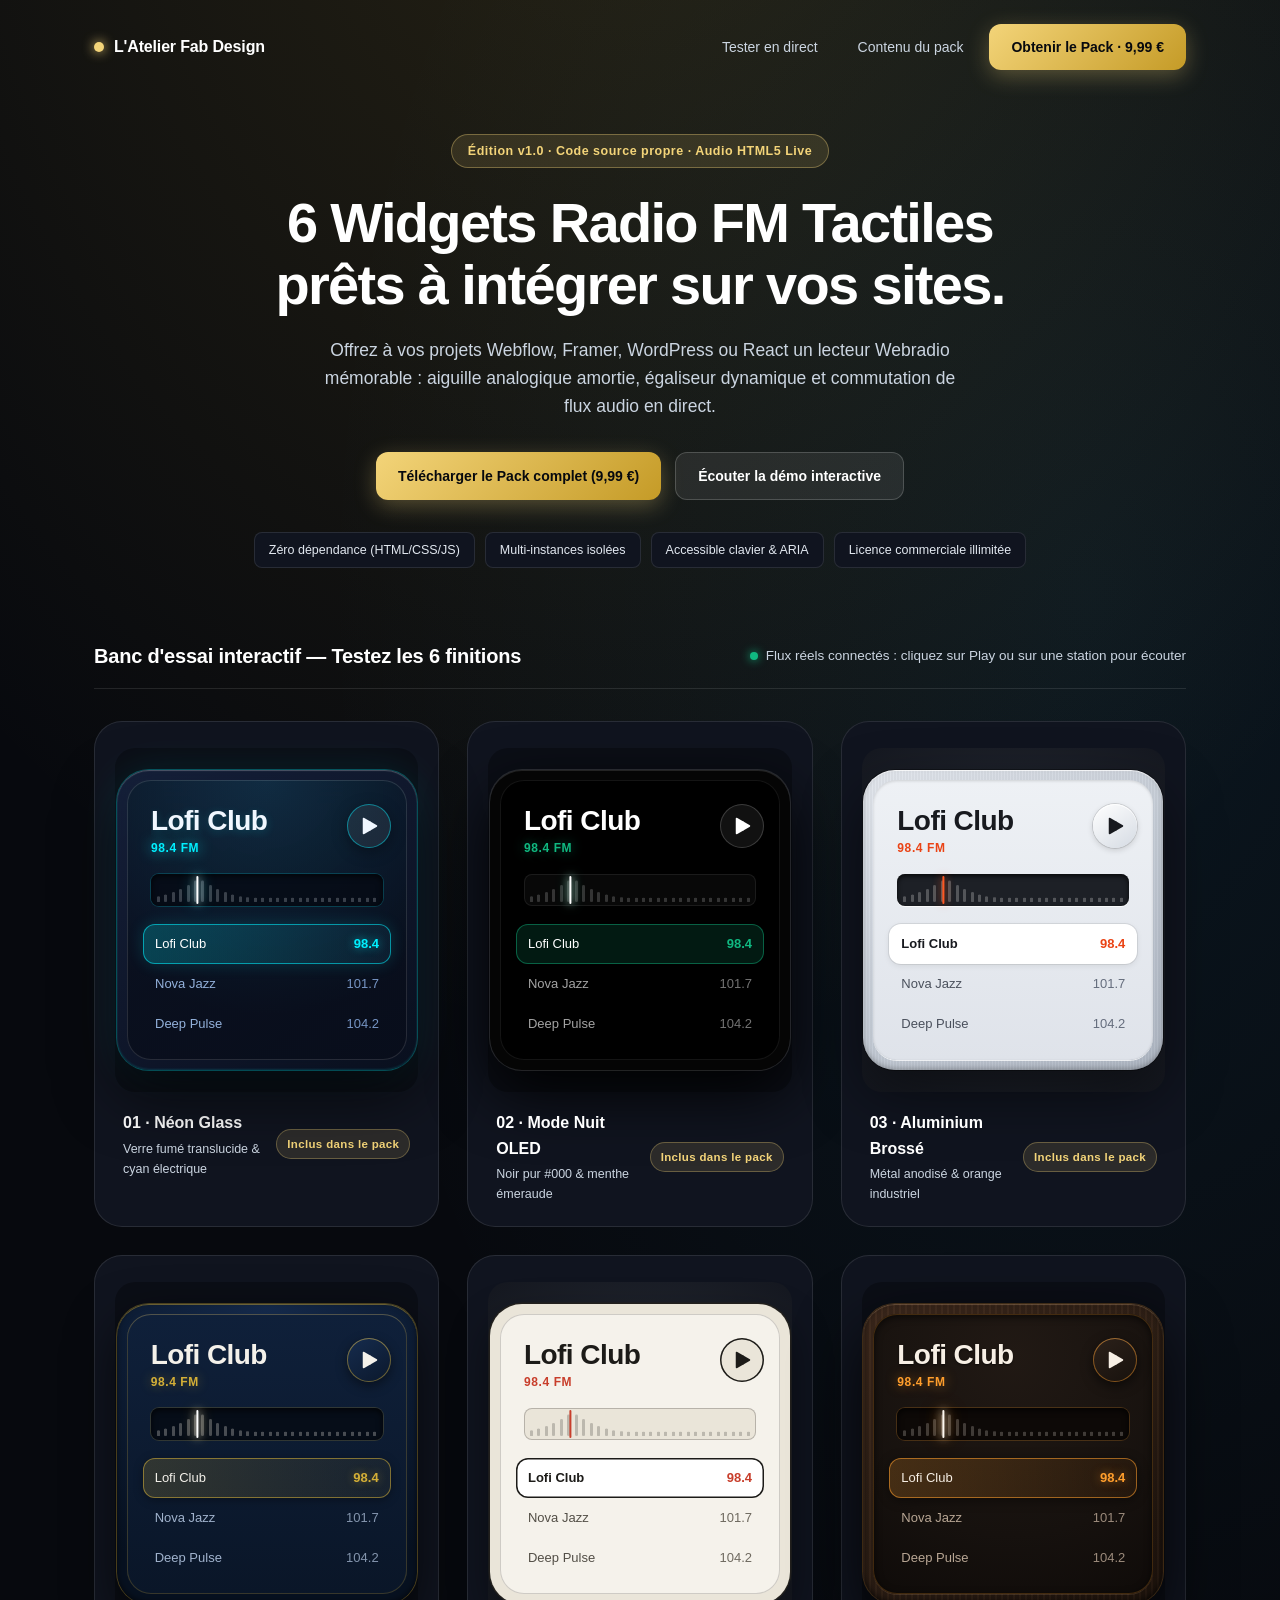
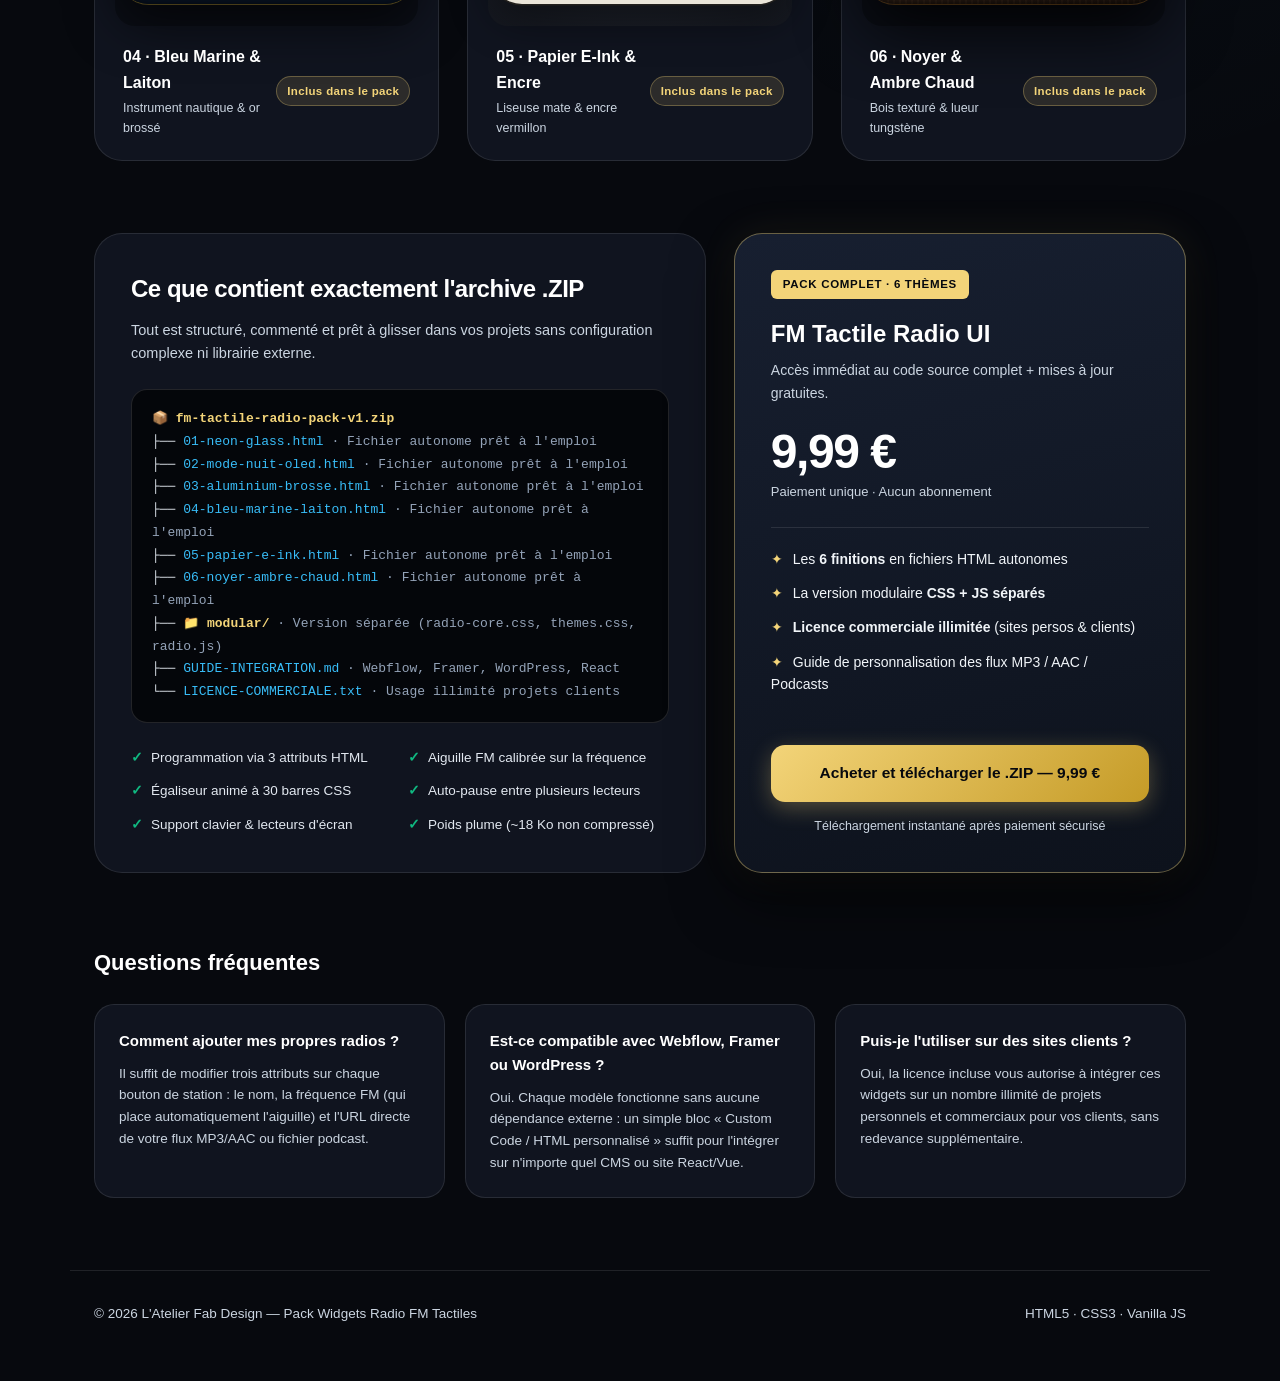
<file: index.html>
<!DOCTYPE html>
<html lang="fr">
<head>
  <meta charset="UTF-8">
  <meta name="viewport" content="width=device-width, initial-scale=1.0">
  <title>FM Tactile UI — Pack de 6 Widgets Radio Interactifs (HTML/CSS/JS)</title>
  <style>
    :root {
      --bg-page: #07090e;
      --bg-surface: #10141f;
      --bg-surface-hover: #161c2a;
      --border-subtle: rgba(255, 255, 255, 0.1);
      --border-strong: rgba(255, 255, 255, 0.22);
      --text-primary: #ffffff;
      --text-secondary: #cbd5e1;
      --accent-gold: #f3d479;
      --accent-cyan: #38bdf8;
      --accent-green: #10b981;
    }

    * {
      box-sizing: border-box;
      margin: 0;
      padding: 0;
    }

    html {
      scroll-behavior: smooth;
    }

    body {
      background-color: var(--bg-page);
      background-image:
        radial-gradient(ellipse 80% 45% at 50% -10%, rgba(212, 175, 55, 0.16), transparent),
        radial-gradient(ellipse 60% 40% at 85% 20%, rgba(56, 189, 248, 0.08), transparent);
      color: var(--text-primary);
      font-family: -apple-system, BlinkMacSystemFont, "Segoe UI", Roboto, Helvetica, Arial, sans-serif;
      -webkit-font-smoothing: antialiased;
      line-height: 1.6;
    }

    /* Navigation commerciale */
    .topbar {
      max-width: 1140px;
      margin: 0 auto;
      padding: 24px 24px 0;
      display: flex;
      align-items: center;
      justify-content: space-between;
      gap: 16px;
    }

    .brand {
      display: flex;
      align-items: center;
      gap: 10px;
      font-weight: 700;
      font-size: 16px;
      letter-spacing: -0.01em;
      color: var(--text-primary);
      text-decoration: none;
    }

    .brand-dot {
      width: 10px;
      height: 10px;
      border-radius: 50%;
      background: var(--accent-gold);
      box-shadow: 0 0 12px var(--accent-gold);
    }

    .nav-actions {
      display: flex;
      align-items: center;
      gap: 12px;
    }

    .btn-ghost {
      color: var(--text-secondary);
      text-decoration: none;
      font-size: 14px;
      font-weight: 500;
      padding: 8px 14px;
      border-radius: 10px;
      transition: color 180s ease, background-color 180ms ease;
    }

    .btn-ghost:hover {
      color: var(--text-primary);
      background: rgba(255, 255, 255, 0.06);
    }

    @media (max-width: 640px) {
      .btn-ghost { display: none; }
    }

    .btn-primary {
      display: inline-flex;
      align-items: center;
      justify-content: center;
      gap: 8px;
      background: linear-gradient(135deg, #f3d479 0%, #c59b27 100%);
      color: #07090e;
      font-weight: 700;
      font-size: 14px;
      padding: 12px 22px;
      border-radius: 12px;
      text-decoration: none;
      border: 0;
      cursor: pointer;
      box-shadow: 0 6px 22px rgba(243, 212, 121, 0.3);
      transition: transform 180ms ease, box-shadow 180ms ease, filter 180ms ease;
    }

    .btn-primary:hover {
      transform: translateY(-1px);
      box-shadow: 0 10px 28px rgba(243, 212, 121, 0.45);
      filter: brightness(1.05);
    }

    .btn-secondary {
      display: inline-flex;
      align-items: center;
      justify-content: center;
      gap: 8px;
      background: rgba(255, 255, 255, 0.08);
      color: var(--text-primary);
      font-weight: 600;
      font-size: 14px;
      padding: 12px 22px;
      border-radius: 12px;
      text-decoration: none;
      border: 1px solid rgba(255, 255, 255, 0.18);
      transition: background-color 180ms ease, border-color 180ms ease;
    }

    .btn-secondary:hover {
      background: rgba(255, 255, 255, 0.14);
      border-color: rgba(255, 255, 255, 0.3);
    }

    /* Hero Section */
    .hero {
      max-width: 840px;
      margin: 0 auto;
      padding: 64px 24px 48px;
      text-align: center;
    }

    .pill-tag {
      display: inline-flex;
      align-items: center;
      gap: 8px;
      font-size: 12.5px;
      font-weight: 600;
      letter-spacing: 0.04em;
      color: #f3d479;
      background: rgba(243, 212, 121, 0.12);
      border: 1px solid rgba(243, 212, 121, 0.35);
      padding: 6px 16px;
      border-radius: 999px;
      margin-bottom: 24px;
    }

    .hero h1 {
      font-size: clamp(34px, 5.5vw, 56px);
      font-weight: 800;
      letter-spacing: -0.03em;
      line-height: 1.1;
      margin-bottom: 20px;
      color: #ffffff;
    }

    .hero p {
      font-size: 17.5px;
      color: var(--text-secondary);
      max-width: 650px;
      margin: 0 auto 32px;
    }

    .hero-ctas {
      display: flex;
      flex-wrap: wrap;
      justify-content: center;
      gap: 14px;
      margin-bottom: 32px;
    }

    .specs-bar {
      display: flex;
      flex-wrap: wrap;
      justify-content: center;
      gap: 10px;
    }

    .spec-chip {
      font-size: 12.5px;
      font-weight: 500;
      color: #e2e8f0;
      background: var(--bg-surface);
      border: 1px solid var(--border-subtle);
      padding: 7px 14px;
      border-radius: 8px;
    }

    /* Banc d'essai interactif des 6 modèles */
    .showcase-section {
      max-width: 1140px;
      margin: 0 auto;
      padding: 24px 24px 72px;
    }

    .section-bar {
      display: flex;
      flex-wrap: wrap;
      align-items: center;
      justify-content: space-between;
      gap: 12px;
      margin-bottom: 32px;
      padding-bottom: 16px;
      border-bottom: 1px solid var(--border-subtle);
    }

    .section-bar h2 {
      font-size: 20px;
      font-weight: 700;
      letter-spacing: -0.01em;
      color: #ffffff;
    }

    .live-hint {
      display: inline-flex;
      align-items: center;
      gap: 8px;
      font-size: 13.5px;
      color: var(--text-secondary);
    }

    .live-dot {
      width: 8px;
      height: 8px;
      border-radius: 50%;
      background: var(--accent-green);
      box-shadow: 0 0 10px var(--accent-green);
    }

    .grid {
      display: grid;
      grid-template-columns: repeat(auto-fit, minmax(330px, 1fr));
      gap: 28px;
    }

    .card {
      background: var(--bg-surface);
      border: 1px solid var(--border-subtle);
      border-radius: 28px;
      padding: 26px 20px 22px;
      display: flex;
      flex-direction: column;
      align-items: center;
      transition: transform 240ms cubic-bezier(0.22, 1, 0.36, 1), border-color 240ms ease, background-color 240ms ease;
    }

    .card:hover {
      transform: translateY(-4px);
      border-color: var(--border-strong);
      background: var(--bg-surface-hover);
    }

    .stage {
      width: 100%;
      padding: 22px 0;
      border-radius: 20px;
      display: grid;
      place-items: center;
      margin-bottom: 18px;
      background: rgba(0, 0, 0, 0.3);
    }

    .stage.stage-light {
      background: radial-gradient(circle at 50% 50%, #2a2f3a 0%, #151820 100%);
    }

    .card-footer {
      width: 100%;
      padding: 0 8px;
      display: flex;
      align-items: center;
      justify-content: space-between;
      gap: 12px;
    }

    .card-meta h3 {
      font-size: 16px;
      font-weight: 600;
      color: #ffffff;
    }

    .card-meta p {
      font-size: 12.5px;
      color: var(--text-secondary);
      margin-top: 3px;
    }

    .included-badge {
      flex: none;
      font-size: 11.5px;
      font-weight: 600;
      letter-spacing: 0.03em;
      color: #f3d479;
      background: rgba(243, 212, 121, 0.12);
      border: 1px solid rgba(243, 212, 121, 0.3);
      padding: 5px 10px;
      border-radius: 999px;
    }

    /* Section Contenu du Pack & Bloc Tarifaire */
    .offer-section {
      max-width: 1140px;
      margin: 0 auto 72px;
      padding: 0 24px;
      display: grid;
      grid-template-columns: 1.15fr 0.85fr;
      gap: 28px;
      align-items: stretch;
    }

    @media (max-width: 900px) {
      .offer-section {
        grid-template-columns: 1fr;
      }
    }

    .zip-card, .pricing-card {
      background: var(--bg-surface);
      border: 1px solid var(--border-subtle);
      border-radius: 28px;
      padding: 36px;
    }

    @media (max-width: 600px) {
      .zip-card, .pricing-card {
        padding: 24px;
      }
    }

    .zip-card h2 {
      font-size: 24px;
      font-weight: 700;
      letter-spacing: -0.02em;
      margin-bottom: 10px;
      color: #ffffff;
    }

    .zip-card > p {
      font-size: 14.5px;
      color: var(--text-secondary);
      margin-bottom: 24px;
    }

    .zip-tree {
      background: #04060a;
      border: 1px solid rgba(255, 255, 255, 0.12);
      border-radius: 16px;
      padding: 18px 20px;
      font-family: ui-monospace, SFMono-Regular, Menlo, Monaco, Consolas, monospace;
      font-size: 13px;
      line-height: 1.75;
      color: #e2e8f0;
      margin-bottom: 24px;
    }

    .zip-tree .folder { color: #f3d479; font-weight: 600; }
    .zip-tree .file { color: #38bdf8; }
    .zip-tree .note { color: #94a3b8; }

    .features-list {
      list-style: none;
      display: grid;
      grid-template-columns: 1fr 1fr;
      gap: 12px 16px;
      font-size: 13.5px;
      color: #e2e8f0;
    }

    @media (max-width: 560px) {
      .features-list {
        grid-template-columns: 1fr;
      }
    }

    .features-list li::before {
      content: "✓";
      color: var(--accent-green);
      font-weight: 700;
      margin-right: 8px;
    }

    /* Carte Tarifaire */
    .pricing-card {
      background: linear-gradient(165deg, #171f30 0%, #0d121c 100%);
      border: 1px solid rgba(243, 212, 121, 0.4);
      box-shadow: 0 24px 60px rgba(0, 0, 0, 0.6), 0 0 40px rgba(243, 212, 121, 0.08);
      display: flex;
      flex-direction: column;
      justify-content: space-between;
    }

    .pricing-badge {
      display: inline-block;
      align-self: flex-start;
      font-size: 11.5px;
      font-weight: 700;
      text-transform: uppercase;
      letter-spacing: 0.06em;
      color: #07090e;
      background: #f3d479;
      padding: 5px 12px;
      border-radius: 6px;
      margin-bottom: 16px;
    }

    .pricing-card h3 {
      font-size: 24px;
      font-weight: 700;
      margin-bottom: 6px;
      color: #ffffff;
    }

    .pricing-sub {
      font-size: 14px;
      color: var(--text-secondary);
      margin-bottom: 24px;
    }

    .price-row {
      display: flex;
      align-items: baseline;
      gap: 10px;
      margin-bottom: 6px;
    }

    .price-amount {
      font-size: 48px;
      font-weight: 800;
      letter-spacing: -0.03em;
      color: #ffffff;
      line-height: 1;
    }

    .price-tax {
      font-size: 13px;
      color: var(--text-secondary);
      margin-bottom: 24px;
    }

    .pricing-perks {
      list-style: none;
      display: flex;
      flex-direction: column;
      gap: 12px;
      font-size: 14px;
      color: #f1f5f9;
      margin-bottom: 28px;
      padding-top: 20px;
      border-top: 1px solid var(--border-subtle);
    }

    .pricing-perks li::before {
      content: "✦";
      color: var(--accent-gold);
      margin-right: 10px;
    }

    .btn-buy-full {
      width: 100%;
      padding: 16px 20px;
      font-size: 15.5px;
      border-radius: 14px;
    }

    .guarantee-note {
      text-align: center;
      font-size: 12.5px;
      color: var(--text-secondary);
      margin-top: 14px;
    }

    /* FAQ rapide */
    .faq-section {
      max-width: 1140px;
      margin: 0 auto 72px;
      padding: 0 24px;
    }

    .faq-section h2 {
      font-size: 22px;
      font-weight: 700;
      margin-bottom: 24px;
      color: #ffffff;
    }

    .faq-grid {
      display: grid;
      grid-template-columns: repeat(auto-fit, minmax(280px, 1fr));
      gap: 20px;
    }

    .faq-item {
      background: var(--bg-surface);
      border: 1px solid var(--border-subtle);
      border-radius: 20px;
      padding: 24px;
    }

    .faq-item h3 {
      font-size: 15px;
      font-weight: 600;
      color: #ffffff;
      margin-bottom: 10px;
    }

    .faq-item p {
      font-size: 13.5px;
      color: var(--text-secondary);
      line-height: 1.6;
    }

    /* Footer */
    footer {
      max-width: 1140px;
      margin: 0 auto;
      padding: 32px 24px 56px;
      border-top: 1px solid var(--border-subtle);
      display: flex;
      flex-wrap: wrap;
      justify-content: space-between;
      align-items: center;
      gap: 16px;
      font-size: 13.5px;
      color: var(--text-secondary);
    }

    /* ========================================================================
       STYLES DU COMPOSANT WIDGET RADIO (DÉMONSTRATION INTERACTIVE)
    ========================================================================= */
    @property --lvl { syntax: "<number>"; inherits: false; initial-value: 0.2; }

    .radio-bg {
      --eq-dur: 800ms;
      --eq-low: 0.4;
      --eq-ease: ease-in-out;
      --tuner-dur: 700ms;
      --tuner-ease: cubic-bezier(0.34, 1.36, 0.64, 1);
      --pill-dur: 250ms;
      --pill-ease: cubic-bezier(0.22, 1, 0.36, 1);
      --text-swap-dur: 150ms;
      --text-swap-translate-y: 4px;
      --text-swap-blur: 2px;
      --text-swap-ease: ease-in-out;
      --ease-smooth-out: cubic-bezier(0.22, 1, 0.36, 1);
      --press-dur: 150ms;
      --press-scale: 0.99;
      --play-pause-dur: 200ms;
      --play-pause-ease: cubic-bezier(0.22, 1, 0.36, 1);

      font-family: -apple-system, BlinkMacSystemFont, "Segoe UI", Roboto, Helvetica, Arial, sans-serif;
      -webkit-font-smoothing: antialiased;
      width: 300px;
      height: 300px;
      padding: 10px;
      border-radius: 32px;
      display: grid;
      place-items: center;
    }

    :where(.radio-bg), :where(.radio-bg) *, :where(.radio-bg) *::before, :where(.radio-bg) *::after {
      box-sizing: border-box;
      margin: 0;
      padding: 0;
    }

    :where(.radio-bg) button {
      font: inherit;
      border: 0;
      background: none;
      color: inherit;
      cursor: pointer;
      text-align: left;
      -webkit-tap-highlight-color: transparent;
      touch-action: manipulation;
      -webkit-user-select: none;
      user-select: none;
      -webkit-touch-callout: none;
    }

    .radio-bg .radio {
      width: 280px;
      height: 280px;
      padding: 16px;
      border-radius: 24px;
      display: flex;
      flex-direction: column;
      justify-content: space-between;
    }

    .radio-bg .head {
      display: flex;
      align-items: flex-start;
      justify-content: space-between;
      gap: 12px;
      padding: 8px 0 0 8px;
    }

    .radio-bg .meta { flex: 1; min-width: 0; }

    .radio-bg .name {
      font-size: 28px;
      line-height: 34px;
      font-weight: 600;
      letter-spacing: -0.02em;
      white-space: nowrap;
      overflow: hidden;
      text-overflow: ellipsis;
    }

    .radio-bg .freq {
      font-size: 12px;
      line-height: 16px;
      font-weight: 700;
      letter-spacing: 0.05em;
      font-variant-numeric: tabular-nums;
      margin-top: 2px;
    }

    .radio-bg .t-text-swap {
      display: inline-block;
      transform: translateY(0);
      filter: blur(0);
      opacity: 1;
      transition: transform var(--text-swap-dur) var(--text-swap-ease), filter var(--text-swap-dur) var(--text-swap-ease), opacity var(--text-swap-dur) var(--text-swap-ease);
    }
    .radio-bg .t-text-swap.is-soft { --text-swap-translate-y: 0px; }
    .radio-bg .t-text-swap.is-exit { transform: translateY(calc(var(--text-swap-translate-y) * -1)); filter: blur(var(--text-swap-blur)); opacity: 0; }
    .radio-bg .t-text-swap.is-enter-start { transform: translateY(var(--text-swap-translate-y)); filter: blur(var(--text-swap-blur)); opacity: 0; transition: none; }

    .radio-bg .play {
      --press-scale: 0.94;
      flex: none;
      width: 44px;
      height: 44px;
      border-radius: 50%;
      display: grid;
      place-items: center;
      transition: transform var(--press-dur) var(--ease-smooth-out), box-shadow var(--press-dur) var(--ease-smooth-out), color var(--press-dur) var(--ease-smooth-out), background-color var(--press-dur) var(--ease-smooth-out);
    }

    .radio-bg .play.is-loading { animation: radio-buffer 900ms ease-in-out infinite alternate; }
    @keyframes radio-buffer { from { opacity: 0.55; } to { opacity: 1; } }

    .radio-bg .play .t-play-pause { width: 24px; height: 24px; }
    .radio-bg .play:is(:active, .is-pressed) { transform: scale(var(--press-scale)); }

    .radio-bg .list { position: relative; display: flex; flex-direction: column; gap: 0; }

    .radio-bg .pill {
      position: absolute;
      left: 0;
      top: 0;
      width: 100%;
      height: 40px;
      border-radius: 12px;
      transform: translateY(0);
      transition: transform var(--pill-dur) var(--pill-ease);
    }
    .radio-bg .pill.no-anim { transition: none; }

    .radio-bg .tuner {
      position: relative;
      height: 32px;
      margin: 0 8px;
      padding: 4px 6px;
      border-radius: 8px;
      display: flex;
      align-items: flex-end;
      justify-content: space-between;
    }

    .radio-bg .tuner .bar {
      --lvl: 0.2;
      flex: none;
      width: 3px;
      height: 100%;
      border-radius: 2px;
      transform-origin: bottom;
      transform: scaleY(var(--lvl));
      transition: --lvl var(--tuner-dur) var(--tuner-ease);
    }

    .radio-bg .tuner[data-playing="true"] .bar {
      animation: radio-eq var(--bar-dur, 800ms) var(--eq-ease) infinite alternate;
      animation-delay: var(--bar-delay, 0ms);
    }

    @keyframes radio-eq {
      from { transform: scaleY(calc(var(--lvl) * var(--eq-low))); }
      to { transform: scaleY(var(--lvl)); }
    }

    .radio-bg .tuner .needle {
      position: absolute;
      left: 0;
      top: 2px;
      bottom: 2px;
      width: 2px;
      margin-left: -1px;
      border-radius: 2px;
      transform: translateX(0);
      transition: transform var(--tuner-dur) var(--tuner-ease);
    }
    .radio-bg .tuner .needle.no-anim { transition: none; }

    .radio-bg .row {
      --press-scale: 0.99;
      position: relative;
      height: 40px;
      padding: 0 12px;
      border-radius: 12px;
      display: flex;
      align-items: center;
      justify-content: space-between;
      font-size: 13px;
      font-weight: 500;
      line-height: 20px;
      transition: transform var(--press-dur) var(--ease-smooth-out), color var(--press-dur) var(--ease-smooth-out);
    }
    .radio-bg .row .f { font-variant-numeric: tabular-nums; transition: color var(--press-dur) var(--ease-smooth-out); }
    .radio-bg .row:is(:active, .is-pressed) { transform: scale(var(--press-scale)); }

    .radio-bg .t-play-pause { display: inline-grid; place-items: center; width: 24px; height: 24px; flex: none; }
    .radio-bg .t-play-pause svg { display: block; width: 100%; height: 100%; overflow: visible; }
    .radio-bg .t-play-pause path { fill: currentColor; stroke: currentColor; stroke-width: 1.5; stroke-linejoin: round; vector-effect: non-scaling-stroke; transition: d var(--play-pause-dur) var(--play-pause-ease), opacity var(--play-pause-dur) var(--play-pause-ease); }
    .radio-bg .t-play-pause .t-pp-pl, .radio-bg .t-play-pause .t-pp-pr, .radio-bg .t-play-pause[data-state="pause"] .t-pp-l, .radio-bg .t-play-pause[data-state="pause"] .t-pp-r { opacity: 0; }
    .radio-bg .t-play-pause[data-state="pause"] .t-pp-pl, .radio-bg .t-play-pause[data-state="pause"] .t-pp-pr { opacity: 1; }
    @supports (d: path("M0 0")) {
      .radio-bg .t-play-pause .t-pp-pl, .radio-bg .t-play-pause .t-pp-pr { display: none; }
      .radio-bg .t-play-pause .t-pp-l { d: path("M6.5 4.5 13 8.25 13 15.75 6.5 19.5Z"); }
      .radio-bg .t-play-pause .t-pp-r { d: path("M13 8.25 19.5 12 19.5 12 13 15.75Z"); }
      .radio-bg .t-play-pause[data-state="pause"] .t-pp-l { opacity: 1; d: path("M6.5 5 10 5 10 19 6.5 19Z"); }
      .radio-bg .t-play-pause[data-state="pause"] .t-pp-r { opacity: 1; d: path("M14 5 17.5 5 17.5 19 14 19Z"); }
    }

    @media (prefers-reduced-motion: reduce) {
      .radio-bg .tuner .bar, .radio-bg .tuner .needle, .radio-bg .t-text-swap,
      .radio-bg .pill, .radio-bg .row, .radio-bg .play, .radio-bg .t-play-pause path {
        animation: none !important;
        transition: none !important;
      }
      .radio-bg .row:is(:active, .is-pressed), .radio-bg .play:is(:active, .is-pressed) { transform: none; }
    }

    /* THÈME 1 : NÉON GLASS */
    .theme-neon-glass {
      background: linear-gradient(145deg, rgba(22, 34, 62, 0.85) 0%, rgba(10, 16, 32, 0.92) 100%);
      backdrop-filter: blur(20px);
      -webkit-backdrop-filter: blur(20px);
      box-shadow: inset 0 1px 1px rgba(255, 255, 255, 0.25), inset 0 -1px 2px rgba(0, 240, 255, 0.15), 0 0 0 1px rgba(0, 240, 255, 0.28), 0 24px 60px rgba(0, 0, 0, 0.65), 0 0 40px rgba(0, 240, 255, 0.12);
      color: #f0f7ff;
    }
    .theme-neon-glass .radio { background: radial-gradient(circle at 50% 0%, rgba(0, 240, 255, 0.08) 0%, rgba(8, 13, 26, 0.75) 75%); box-shadow: inset 0 0 0 1px rgba(255, 255, 255, 0.12); }
    .theme-neon-glass .name { color: #f0f7ff; text-shadow: 0 2px 10px rgba(0, 240, 255, 0.2); }
    .theme-neon-glass .freq { color: #00f0ff; text-shadow: 0 0 14px rgba(0, 240, 255, 0.75); }
    .theme-neon-glass .play { color: #f0f7ff; background: rgba(255, 255, 255, 0.07); box-shadow: inset 0 0 0 1px rgba(0, 240, 255, 0.45), 0 4px 15px rgba(0, 0, 0, 0.35); }
    @media (hover: hover) and (pointer: fine) { .theme-neon-glass .play:hover { color: #00f0ff; box-shadow: inset 0 0 0 1px #00f0ff, 0 0 18px rgba(0, 240, 255, 0.45); } }
    .theme-neon-glass .pill { background: linear-gradient(90deg, rgba(0, 240, 255, 0.22) 0%, rgba(56, 189, 248, 0.08) 100%); box-shadow: inset 0 0 0 1px rgba(0, 240, 255, 0.55), 0 0 16px rgba(0, 240, 255, 0.15); }
    .theme-neon-glass .tuner { background: rgba(4, 8, 18, 0.75); box-shadow: inset 0 2px 6px rgba(0, 0, 0, 0.7), 0 0 0 1px rgba(0, 240, 255, 0.18); }
    .theme-neon-glass .tuner .bar { background: rgba(240, 247, 255, 0.22); }
    .theme-neon-glass .tuner[data-playing="true"] .bar { background: linear-gradient(to top, #0284c7, #00f0ff); }
    .theme-neon-glass .tuner .needle { background: #ffffff; box-shadow: 0 0 8px #ffffff, 0 0 16px #00f0ff; }
    .theme-neon-glass .row { color: #93b1db; }
    .theme-neon-glass .row[aria-checked="true"] { color: #ffffff; }
    .theme-neon-glass .row .f { color: #7695c4; }
    .theme-neon-glass .row[aria-checked="true"] .f { color: #00f0ff; font-weight: 600; text-shadow: 0 0 10px rgba(0, 240, 255, 0.6); }
    @media (hover: hover) and (pointer: fine) { .theme-neon-glass .row:hover { color: #f0f7ff; } }
    .theme-neon-glass button:focus-visible { outline: 2px solid #00f0ff; outline-offset: 2px; }

    /* THÈME 2 : MODE NUIT OLED */
    .theme-oled-dark {
      background: #050505;
      box-shadow: inset 0 1px 0 rgba(255, 255, 255, 0.12), 0 0 0 1px rgba(255, 255, 255, 0.12), 0 24px 60px rgba(0, 0, 0, 0.9);
      color: #ffffff;
    }
    .theme-oled-dark .radio { background: #000000; box-shadow: inset 0 0 0 1px rgba(255, 255, 255, 0.08); }
    .theme-oled-dark .name { color: #ffffff; }
    .theme-oled-dark .freq { color: #10b981; text-shadow: 0 0 12px rgba(16, 185, 129, 0.5); }
    .theme-oled-dark .play { color: #ffffff; background: #111111; box-shadow: inset 0 0 0 1px rgba(255, 255, 255, 0.18); }
    @media (hover: hover) and (pointer: fine) { .theme-oled-dark .play:hover { color: #10b981; box-shadow: inset 0 0 0 1px #10b981, 0 0 14px rgba(16, 185, 129, 0.3); } }
    .theme-oled-dark .pill { background: rgba(16, 185, 129, 0.14); box-shadow: inset 0 0 0 1px rgba(16, 185, 129, 0.45); }
    .theme-oled-dark .tuner { background: #080808; box-shadow: inset 0 0 0 1px rgba(255, 255, 255, 0.08); }
    .theme-oled-dark .tuner .bar { background: rgba(255, 255, 255, 0.18); }
    .theme-oled-dark .tuner[data-playing="true"] .bar { background: linear-gradient(to top, #059669, #34d399); }
    .theme-oled-dark .tuner .needle { background: #ffffff; box-shadow: 0 0 8px #ffffff, 0 0 12px #10b981; }
    .theme-oled-dark .row { color: #a3a3a3; }
    .theme-oled-dark .row[aria-checked="true"] { color: #ffffff; }
    .theme-oled-dark .row .f { color: #737373; }
    .theme-oled-dark .row[aria-checked="true"] .f { color: #10b981; font-weight: 600; }
    @media (hover: hover) and (pointer: fine) { .theme-oled-dark .row:hover { color: #f5f5f5; } }
    .theme-oled-dark button:focus-visible { outline: 2px solid #10b981; outline-offset: 2px; }

    /* THÈME 3 : ALUMINIUM BROSSÉ */
    .theme-brushed-alu {
      background: repeating-linear-gradient(90deg, rgba(255,255,255,0.04) 0px, rgba(255,255,255,0.04) 1px, rgba(0,0,0,0.03) 1px, rgba(0,0,0,0.03) 3px), linear-gradient(145deg, #e2e6ec 0%, #c5ccd6 50%, #aeb6c2 100%);
      box-shadow: inset 0 1px 1px rgba(255, 255, 255, 0.85), inset 0 -2px 5px rgba(0, 0, 0, 0.25), 0 0 0 1px rgba(0, 0, 0, 0.35), 0 24px 55px rgba(0, 0, 0, 0.5);
      color: #181a1f;
    }
    .theme-brushed-alu .radio { background: linear-gradient(180deg, #eef1f5 0%, #dfe3ea 100%); box-shadow: inset 0 1px 3px rgba(0, 0, 0, 0.14), 0 1px 0 rgba(255, 255, 255, 0.75); }
    .theme-brushed-alu .name { color: #181a1f; }
    .theme-brushed-alu .freq { color: #ea4315; }
    .theme-brushed-alu .play { color: #181a1f; background: linear-gradient(145deg, #ffffff, #d5dbe3); box-shadow: inset 0 1px 0 rgba(255, 255, 255, 0.9), 0 2px 6px rgba(0, 0, 0, 0.16), 0 0 0 1px rgba(0, 0, 0, 0.12); }
    @media (hover: hover) and (pointer: fine) { .theme-brushed-alu .play:hover { color: #ea4315; } }
    .theme-brushed-alu .pill { background: #ffffff; box-shadow: 0 2px 6px rgba(0, 0, 0, 0.08), 0 0 0 1px rgba(0, 0, 0, 0.08); }
    .theme-brushed-alu .tuner { background: #1d2026; box-shadow: inset 0 2px 5px rgba(0, 0, 0, 0.75), 0 1px 0 rgba(255, 255, 255, 0.8); }
    .theme-brushed-alu .tuner .bar { background: rgba(255, 255, 255, 0.24); }
    .theme-brushed-alu .tuner[data-playing="true"] .bar { background: linear-gradient(to top, #ea4315, #ff8a65); }
    .theme-brushed-alu .tuner .needle { background: #ff5722; box-shadow: 0 0 8px rgba(255, 87, 34, 0.9); }
    .theme-brushed-alu .row { color: #4a505c; }
    .theme-brushed-alu .row[aria-checked="true"] { color: #181a1f; font-weight: 600; }
    .theme-brushed-alu .row .f { color: #656d7d; }
    .theme-brushed-alu .row[aria-checked="true"] .f { color: #ea4315; font-weight: 700; }
    @media (hover: hover) and (pointer: fine) { .theme-brushed-alu .row:hover { color: #181a1f; } }
    .theme-brushed-alu button:focus-visible { outline: 2px solid #ea4315; outline-offset: 2px; }

    /* THÈME 4 : BLEU MARINE & LAITON */
    .theme-navy-brass {
      background: radial-gradient(circle at 50% 0%, #14294a 0%, #071120 85%);
      box-shadow: inset 0 1px 0 0 rgba(212, 175, 55, 0.45), inset 0 -2px 6px rgba(0, 0, 0, 0.5), 0 0 0 1px rgba(212, 175, 55, 0.32), 0 20px 50px rgba(0, 0, 0, 0.65);
      color: #f4f1ea;
    }
    .theme-navy-brass .radio { background: linear-gradient(180deg, #0f203a 0%, #0a1628 100%); box-shadow: inset 0 0 0 1px rgba(212, 175, 55, 0.22), inset 0 1px 0 0 rgba(244, 241, 234, 0.12); }
    .theme-navy-brass .name { color: #f4f1ea; }
    .theme-navy-brass .freq { color: #d4af37; text-shadow: 0 0 12px rgba(212, 175, 55, 0.45); }
    .theme-navy-brass .play { color: #f4f1ea; background: linear-gradient(145deg, #162c4e, #0b182c); box-shadow: inset 0 0 0 1px rgba(212, 175, 55, 0.48), inset 0 1px 0 rgba(244, 241, 234, 0.15), 0 4px 12px rgba(0, 0, 0, 0.45); }
    @media (hover: hover) and (pointer: fine) { .theme-navy-brass .play:hover { color: #d4af37; box-shadow: inset 0 0 0 1px #d4af37, 0 0 16px rgba(212, 175, 55, 0.3); } }
    .theme-navy-brass .pill { background: linear-gradient(90deg, rgba(212, 175, 55, 0.18) 0%, rgba(212, 175, 55, 0.06) 100%); box-shadow: inset 0 0 0 1px rgba(212, 175, 55, 0.55), 0 2px 10px rgba(0, 0, 0, 0.35); }
    .theme-navy-brass .tuner { background: #060d18; box-shadow: inset 0 2px 6px rgba(0, 0, 0, 0.75), 0 0 0 1px rgba(212, 175, 55, 0.18); }
    .theme-navy-brass .tuner .bar { background: rgba(244, 241, 234, 0.28); }
    .theme-navy-brass .tuner[data-playing="true"] .bar { background: linear-gradient(to top, #d4af37, #fff7df); }
    .theme-navy-brass .tuner .needle { background: #ffffff; box-shadow: 0 0 8px #ffffff, 0 0 14px #d4af37; }
    .theme-navy-brass .row { color: #a1b3cd; }
    .theme-navy-brass .row[aria-checked="true"] { color: #f4f1ea; }
    .theme-navy-brass .row .f { color: #8495ad; }
    .theme-navy-brass .row[aria-checked="true"] .f { color: #d4af37; font-weight: 600; text-shadow: 0 0 10px rgba(212, 175, 55, 0.45); }
    @media (hover: hover) and (pointer: fine) { .theme-navy-brass .row:hover { color: #f4f1ea; } }
    .theme-navy-brass button:focus-visible { outline: 2px solid #d4af37; outline-offset: 2px; }

    /* THÈME 5 : PAPIER E-INK & ENCRE */
    .theme-e-ink {
      background: #eae5d9;
      box-shadow: 0 0 0 1.5px #22201d, 0 18px 40px rgba(0, 0, 0, 0.45);
      color: #1c1b18;
    }
    .theme-e-ink .radio { background: #f5f2eb; box-shadow: inset 0 0 0 1px rgba(28, 27, 24, 0.18); }
    .theme-e-ink .name { color: #1c1b18; }
    .theme-e-ink .freq { color: #c83e2b; }
    .theme-e-ink .play { color: #1c1b18; background: #eae5d9; box-shadow: inset 0 0 0 1.5px #1c1b18; }
    @media (hover: hover) and (pointer: fine) { .theme-e-ink .play:hover { background: #1c1b18; color: #f5f2eb; } }
    .theme-e-ink .pill { background: #ffffff; box-shadow: inset 0 0 0 1.5px #1c1b18; }
    .theme-e-ink .tuner { background: #eae5d9; box-shadow: inset 0 0 0 1px rgba(28, 27, 24, 0.25); }
    .theme-e-ink .tuner .bar { background: rgba(28, 27, 24, 0.22); }
    .theme-e-ink .tuner[data-playing="true"] .bar { background: #1c1b18; }
    .theme-e-ink .tuner .needle { background: #c83e2b; width: 2.5px; }
    .theme-e-ink .row { color: #524e46; }
    .theme-e-ink .row[aria-checked="true"] { color: #1c1b18; font-weight: 600; }
    .theme-e-ink .row .f { color: #6e695f; }
    .theme-e-ink .row[aria-checked="true"] .f { color: #c83e2b; font-weight: 700; }
    @media (hover: hover) and (pointer: fine) { .theme-e-ink .row:hover { color: #1c1b18; } }
    .theme-e-ink button:focus-visible { outline: 2px solid #c83e2b; outline-offset: 2px; }

    /* THÈME 6 : NOYER & AMBRE CHAUD */
    .theme-walnut-amber {
      background: repeating-linear-gradient(90deg, rgba(255, 190, 130, 0.03) 0px, rgba(255, 190, 130, 0.03) 2px, rgba(0, 0, 0, 0.08) 2px, rgba(0, 0, 0, 0.08) 6px), linear-gradient(145deg, #3c281c 0%, #2b1d14 55%, #1c120c 100%);
      box-shadow: inset 0 1px 1px rgba(255, 205, 155, 0.28), inset 0 -2px 6px rgba(0, 0, 0, 0.65), 0 0 0 1px rgba(255, 158, 44, 0.22), 0 26px 65px rgba(0, 0, 0, 0.85);
      color: #f7efe5;
    }
    .theme-walnut-amber .radio { background: radial-gradient(circle at 50% 15%, #211914 0%, #16110e 65%, #0f0b09 100%); box-shadow: inset 0 0 0 1px rgba(255, 158, 44, 0.22), inset 0 2px 8px rgba(0, 0, 0, 0.75), 0 1px 0 rgba(255, 205, 155, 0.14); }
    .theme-walnut-amber .name { color: #f7efe5; text-shadow: 0 1px 2px rgba(0, 0, 0, 0.6); }
    .theme-walnut-amber .freq { color: #ff9e2c; text-shadow: 0 0 12px rgba(255, 158, 44, 0.55); }
    .theme-walnut-amber .play { color: #f7efe5; background: linear-gradient(145deg, #2c211a, #17110d); box-shadow: inset 0 0 0 1px rgba(255, 158, 44, 0.45), inset 0 1px 0 rgba(255, 225, 190, 0.16), 0 4px 12px rgba(0, 0, 0, 0.55); }
    @media (hover: hover) and (pointer: fine) { .theme-walnut-amber .play:hover { color: #ff9e2c; box-shadow: inset 0 0 0 1px #ff9e2c, 0 0 16px rgba(255, 158, 44, 0.35); } }
    .theme-walnut-amber .pill { background: linear-gradient(90deg, rgba(255, 158, 44, 0.2) 0%, rgba(255, 123, 0, 0.06) 100%); box-shadow: inset 0 0 0 1px rgba(255, 158, 44, 0.55), 0 2px 12px rgba(0, 0, 0, 0.45); }
    .theme-walnut-amber .tuner { background: #0d0907; box-shadow: inset 0 2px 6px rgba(0, 0, 0, 0.85), 0 0 0 1px rgba(255, 158, 44, 0.2); }
    .theme-walnut-amber .tuner .bar { background: rgba(247, 239, 229, 0.22); }
    .theme-walnut-amber .tuner[data-playing="true"] .bar { background: linear-gradient(to top, #ff7b00, #ffd494); }
    .theme-walnut-amber .tuner .needle { background: #fff9f0; box-shadow: 0 0 8px #fff9f0, 0 0 14px #ff9e2c, 0 0 20px rgba(255, 123, 0, 0.65); }
    .theme-walnut-amber .row { color: #b8a694; }
    .theme-walnut-amber .row[aria-checked="true"] { color: #f7efe5; }
    .theme-walnut-amber .row .f { color: #9c8b7c; }
    .theme-walnut-amber .row[aria-checked="true"] .f { color: #ff9e2c; font-weight: 600; text-shadow: 0 0 10px rgba(255, 158, 44, 0.5); }
    @media (hover: hover) and (pointer: fine) { .theme-walnut-amber .row:hover { color: #f7efe5; } }
    .theme-walnut-amber button:focus-visible { outline: 2px solid #ff9e2c; outline-offset: 2px; }
  </style>
</head>
<body>

  <nav class="topbar">
    <a href="#" class="brand">
      <span class="brand-dot"></span>
      <span>L'Atelier Fab Design</span>
    </a>
    <div class="nav-actions">
      <a href="#demo" class="btn-ghost">Tester en direct</a>
      <a href="#contenu-zip" class="btn-ghost">Contenu du pack</a>
      <a href="#tarif" class="btn-primary">Obtenir le Pack · 9,99 €</a>
    </div>
  </nav>

  <header class="hero">
    <div class="pill-tag">Édition v1.0 · Code source propre · Audio HTML5 Live</div>
    <h1>6 Widgets Radio FM Tactiles<br>prêts à intégrer sur vos sites.</h1>
    <p>Offrez à vos projets Webflow, Framer, WordPress ou React un lecteur Webradio mémorable : aiguille analogique amortie, égaliseur dynamique et commutation de flux audio en direct.</p>
    <div class="hero-ctas">
      <a href="#tarif" class="btn-primary">Télécharger le Pack complet (9,99 €)</a>
      <a href="#demo" class="btn-secondary">Écouter la démo interactive</a>
    </div>
    <div class="specs-bar">
      <span class="spec-chip">Zéro dépendance (HTML/CSS/JS)</span>
      <span class="spec-chip">Multi-instances isolées</span>
      <span class="spec-chip">Accessible clavier &amp; ARIA</span>
      <span class="spec-chip">Licence commerciale illimitée</span>
    </div>
  </header>

  <!-- BANC D'ESSAI INTERACTIF DES 6 MODÈLES -->
  <section class="showcase-section" id="demo">
    <div class="section-bar">
      <h2>Banc d'essai interactif — Testez les 6 finitions</h2>
      <div class="live-hint">
        <span class="live-dot"></span>
        <span>Flux réels connectés : cliquez sur Play ou sur une station pour écouter</span>
      </div>
    </div>

    <div class="grid">

      <!-- 1. NÉON GLASS -->
      <article class="card">
        <div class="stage">
          <div class="radio-bg theme-neon-glass">
            <div class="radio" role="group" aria-label="Radio Néon Glass">
              <div class="head">
                <div class="meta">
                  <h2 class="name"><span class="t-text-swap is-soft" data-name>Lofi Club</span></h2>
                  <p class="freq"><span class="t-text-swap is-soft" data-freq>98.4 FM</span></p>
                </div>
                <button type="button" class="play" data-play aria-label="Lecture">
                  <span class="t-play-pause" data-state="play" aria-hidden="true">
                    <svg viewBox="0 0 24 24"><path class="t-pp-l" d="M6.5 4.5 13 8.25 13 15.75 6.5 19.5Z"/><path class="t-pp-r" d="M13 8.25 19.5 12 19.5 12 13 15.75Z"/><path class="t-pp-pl" d="M6.5 5 10 5 10 19 6.5 19Z"/><path class="t-pp-pr" d="M14 5 17.5 5 17.5 19 14 19Z"/></svg>
                  </span>
                </button>
              </div>
              <div class="tuner" data-tuner aria-hidden="true"><span class="needle" data-needle></span></div>
              <div class="list" role="radiogroup" aria-label="Stations">
                <span class="pill" data-pill aria-hidden="true"></span>
                <button type="button" class="row" role="radio" aria-checked="true" data-name="Lofi Club" data-freq="98.4 FM" data-stream="https://ice1.somafm.com/groovesalad-128-mp3"><span>Lofi Club</span><span class="f">98.4</span></button>
                <button type="button" class="row" role="radio" aria-checked="false" data-name="Nova Jazz" data-freq="101.7 FM" data-stream="https://ice1.somafm.com/sonicuniverse-128-mp3"><span>Nova Jazz</span><span class="f">101.7</span></button>
                <button type="button" class="row" role="radio" aria-checked="false" data-name="Deep Pulse" data-freq="104.2 FM" data-stream="https://ice1.somafm.com/deepspaceone-128-mp3"><span>Deep Pulse</span><span class="f">104.2</span></button>
              </div>
              <audio preload="none" data-audio></audio>
            </div>
          </div>
        </div>
        <div class="card-footer">
          <div class="card-meta">
            <h3>01 · Néon Glass</h3>
            <p>Verre fumé translucide &amp; cyan électrique</p>
          </div>
          <span class="included-badge">Inclus dans le pack</span>
        </div>
      </article>

      <!-- 2. MODE NUIT OLED -->
      <article class="card">
        <div class="stage">
          <div class="radio-bg theme-oled-dark">
            <div class="radio" role="group" aria-label="Radio Mode Nuit OLED">
              <div class="head">
                <div class="meta">
                  <h2 class="name"><span class="t-text-swap is-soft" data-name>Lofi Club</span></h2>
                  <p class="freq"><span class="t-text-swap is-soft" data-freq>98.4 FM</span></p>
                </div>
                <button type="button" class="play" data-play aria-label="Lecture">
                  <span class="t-play-pause" data-state="play" aria-hidden="true">
                    <svg viewBox="0 0 24 24"><path class="t-pp-l" d="M6.5 4.5 13 8.25 13 15.75 6.5 19.5Z"/><path class="t-pp-r" d="M13 8.25 19.5 12 19.5 12 13 15.75Z"/><path class="t-pp-pl" d="M6.5 5 10 5 10 19 6.5 19Z"/><path class="t-pp-pr" d="M14 5 17.5 5 17.5 19 14 19Z"/></svg>
                  </span>
                </button>
              </div>
              <div class="tuner" data-tuner aria-hidden="true"><span class="needle" data-needle></span></div>
              <div class="list" role="radiogroup" aria-label="Stations">
                <span class="pill" data-pill aria-hidden="true"></span>
                <button type="button" class="row" role="radio" aria-checked="true" data-name="Lofi Club" data-freq="98.4 FM" data-stream="https://ice1.somafm.com/groovesalad-128-mp3"><span>Lofi Club</span><span class="f">98.4</span></button>
                <button type="button" class="row" role="radio" aria-checked="false" data-name="Nova Jazz" data-freq="101.7 FM" data-stream="https://ice1.somafm.com/sonicuniverse-128-mp3"><span>Nova Jazz</span><span class="f">101.7</span></button>
                <button type="button" class="row" role="radio" aria-checked="false" data-name="Deep Pulse" data-freq="104.2 FM" data-stream="https://ice1.somafm.com/deepspaceone-128-mp3"><span>Deep Pulse</span><span class="f">104.2</span></button>
              </div>
              <audio preload="none" data-audio></audio>
            </div>
          </div>
        </div>
        <div class="card-footer">
          <div class="card-meta">
            <h3>02 · Mode Nuit OLED</h3>
            <p>Noir pur #000 &amp; menthe émeraude</p>
          </div>
          <span class="included-badge">Inclus dans le pack</span>
        </div>
      </article>

      <!-- 3. ALUMINIUM BROSSÉ -->
      <article class="card">
        <div class="stage stage-light">
          <div class="radio-bg theme-brushed-alu">
            <div class="radio" role="group" aria-label="Radio Aluminium Brossé">
              <div class="head">
                <div class="meta">
                  <h2 class="name"><span class="t-text-swap is-soft" data-name>Lofi Club</span></h2>
                  <p class="freq"><span class="t-text-swap is-soft" data-freq>98.4 FM</span></p>
                </div>
                <button type="button" class="play" data-play aria-label="Lecture">
                  <span class="t-play-pause" data-state="play" aria-hidden="true">
                    <svg viewBox="0 0 24 24"><path class="t-pp-l" d="M6.5 4.5 13 8.25 13 15.75 6.5 19.5Z"/><path class="t-pp-r" d="M13 8.25 19.5 12 19.5 12 13 15.75Z"/><path class="t-pp-pl" d="M6.5 5 10 5 10 19 6.5 19Z"/><path class="t-pp-pr" d="M14 5 17.5 5 17.5 19 14 19Z"/></svg>
                  </span>
                </button>
              </div>
              <div class="tuner" data-tuner aria-hidden="true"><span class="needle" data-needle></span></div>
              <div class="list" role="radiogroup" aria-label="Stations">
                <span class="pill" data-pill aria-hidden="true"></span>
                <button type="button" class="row" role="radio" aria-checked="true" data-name="Lofi Club" data-freq="98.4 FM" data-stream="https://ice1.somafm.com/groovesalad-128-mp3"><span>Lofi Club</span><span class="f">98.4</span></button>
                <button type="button" class="row" role="radio" aria-checked="false" data-name="Nova Jazz" data-freq="101.7 FM" data-stream="https://ice1.somafm.com/sonicuniverse-128-mp3"><span>Nova Jazz</span><span class="f">101.7</span></button>
                <button type="button" class="row" role="radio" aria-checked="false" data-name="Deep Pulse" data-freq="104.2 FM" data-stream="https://ice1.somafm.com/deepspaceone-128-mp3"><span>Deep Pulse</span><span class="f">104.2</span></button>
              </div>
              <audio preload="none" data-audio></audio>
            </div>
          </div>
        </div>
        <div class="card-footer">
          <div class="card-meta">
            <h3>03 · Aluminium Brossé</h3>
            <p>Métal anodisé &amp; orange industriel</p>
          </div>
          <span class="included-badge">Inclus dans le pack</span>
        </div>
      </article>

      <!-- 4. BLEU MARINE & LAITON -->
      <article class="card">
        <div class="stage">
          <div class="radio-bg theme-navy-brass">
            <div class="radio" role="group" aria-label="Radio Bleu Marine & Laiton">
              <div class="head">
                <div class="meta">
                  <h2 class="name"><span class="t-text-swap is-soft" data-name>Lofi Club</span></h2>
                  <p class="freq"><span class="t-text-swap is-soft" data-freq>98.4 FM</span></p>
                </div>
                <button type="button" class="play" data-play aria-label="Lecture">
                  <span class="t-play-pause" data-state="play" aria-hidden="true">
                    <svg viewBox="0 0 24 24"><path class="t-pp-l" d="M6.5 4.5 13 8.25 13 15.75 6.5 19.5Z"/><path class="t-pp-r" d="M13 8.25 19.5 12 19.5 12 13 15.75Z"/><path class="t-pp-pl" d="M6.5 5 10 5 10 19 6.5 19Z"/><path class="t-pp-pr" d="M14 5 17.5 5 17.5 19 14 19Z"/></svg>
                  </span>
                </button>
              </div>
              <div class="tuner" data-tuner aria-hidden="true"><span class="needle" data-needle></span></div>
              <div class="list" role="radiogroup" aria-label="Stations">
                <span class="pill" data-pill aria-hidden="true"></span>
                <button type="button" class="row" role="radio" aria-checked="true" data-name="Lofi Club" data-freq="98.4 FM" data-stream="https://ice1.somafm.com/groovesalad-128-mp3"><span>Lofi Club</span><span class="f">98.4</span></button>
                <button type="button" class="row" role="radio" aria-checked="false" data-name="Nova Jazz" data-freq="101.7 FM" data-stream="https://ice1.somafm.com/sonicuniverse-128-mp3"><span>Nova Jazz</span><span class="f">101.7</span></button>
                <button type="button" class="row" role="radio" aria-checked="false" data-name="Deep Pulse" data-freq="104.2 FM" data-stream="https://ice1.somafm.com/deepspaceone-128-mp3"><span>Deep Pulse</span><span class="f">104.2</span></button>
              </div>
              <audio preload="none" data-audio></audio>
            </div>
          </div>
        </div>
        <div class="card-footer">
          <div class="card-meta">
            <h3>04 · Bleu Marine &amp; Laiton</h3>
            <p>Instrument nautique &amp; or brossé</p>
          </div>
          <span class="included-badge">Inclus dans le pack</span>
        </div>
      </article>

      <!-- 5. PAPIER E-INK -->
      <article class="card">
        <div class="stage stage-light">
          <div class="radio-bg theme-e-ink">
            <div class="radio" role="group" aria-label="Radio Papier E-Ink">
              <div class="head">
                <div class="meta">
                  <h2 class="name"><span class="t-text-swap is-soft" data-name>Lofi Club</span></h2>
                  <p class="freq"><span class="t-text-swap is-soft" data-freq>98.4 FM</span></p>
                </div>
                <button type="button" class="play" data-play aria-label="Lecture">
                  <span class="t-play-pause" data-state="play" aria-hidden="true">
                    <svg viewBox="0 0 24 24"><path class="t-pp-l" d="M6.5 4.5 13 8.25 13 15.75 6.5 19.5Z"/><path class="t-pp-r" d="M13 8.25 19.5 12 19.5 12 13 15.75Z"/><path class="t-pp-pl" d="M6.5 5 10 5 10 19 6.5 19Z"/><path class="t-pp-pr" d="M14 5 17.5 5 17.5 19 14 19Z"/></svg>
                  </span>
                </button>
              </div>
              <div class="tuner" data-tuner aria-hidden="true"><span class="needle" data-needle></span></div>
              <div class="list" role="radiogroup" aria-label="Stations">
                <span class="pill" data-pill aria-hidden="true"></span>
                <button type="button" class="row" role="radio" aria-checked="true" data-name="Lofi Club" data-freq="98.4 FM" data-stream="https://ice1.somafm.com/groovesalad-128-mp3"><span>Lofi Club</span><span class="f">98.4</span></button>
                <button type="button" class="row" role="radio" aria-checked="false" data-name="Nova Jazz" data-freq="101.7 FM" data-stream="https://ice1.somafm.com/sonicuniverse-128-mp3"><span>Nova Jazz</span><span class="f">101.7</span></button>
                <button type="button" class="row" role="radio" aria-checked="false" data-name="Deep Pulse" data-freq="104.2 FM" data-stream="https://ice1.somafm.com/deepspaceone-128-mp3"><span>Deep Pulse</span><span class="f">104.2</span></button>
              </div>
              <audio preload="none" data-audio></audio>
            </div>
          </div>
        </div>
        <div class="card-footer">
          <div class="card-meta">
            <h3>05 · Papier E-Ink &amp; Encre</h3>
            <p>Liseuse mate &amp; encre vermillon</p>
          </div>
          <span class="included-badge">Inclus dans le pack</span>
        </div>
      </article>

      <!-- 6. NOYER & AMBRE CHAUD -->
      <article class="card">
        <div class="stage">
          <div class="radio-bg theme-walnut-amber">
            <div class="radio" role="group" aria-label="Radio Noyer & Ambre Chaud">
              <div class="head">
                <div class="meta">
                  <h2 class="name"><span class="t-text-swap is-soft" data-name>Lofi Club</span></h2>
                  <p class="freq"><span class="t-text-swap is-soft" data-freq>98.4 FM</span></p>
                </div>
                <button type="button" class="play" data-play aria-label="Lecture">
                  <span class="t-play-pause" data-state="play" aria-hidden="true">
                    <svg viewBox="0 0 24 24"><path class="t-pp-l" d="M6.5 4.5 13 8.25 13 15.75 6.5 19.5Z"/><path class="t-pp-r" d="M13 8.25 19.5 12 19.5 12 13 15.75Z"/><path class="t-pp-pl" d="M6.5 5 10 5 10 19 6.5 19Z"/><path class="t-pp-pr" d="M14 5 17.5 5 17.5 19 14 19Z"/></svg>
                  </span>
                </button>
              </div>
              <div class="tuner" data-tuner aria-hidden="true"><span class="needle" data-needle></span></div>
              <div class="list" role="radiogroup" aria-label="Stations">
                <span class="pill" data-pill aria-hidden="true"></span>
                <button type="button" class="row" role="radio" aria-checked="true" data-name="Lofi Club" data-freq="98.4 FM" data-stream="https://ice1.somafm.com/groovesalad-128-mp3"><span>Lofi Club</span><span class="f">98.4</span></button>
                <button type="button" class="row" role="radio" aria-checked="false" data-name="Nova Jazz" data-freq="101.7 FM" data-stream="https://ice1.somafm.com/sonicuniverse-128-mp3"><span>Nova Jazz</span><span class="f">101.7</span></button>
                <button type="button" class="row" role="radio" aria-checked="false" data-name="Deep Pulse" data-freq="104.2 FM" data-stream="https://ice1.somafm.com/deepspaceone-128-mp3"><span>Deep Pulse</span><span class="f">104.2</span></button>
              </div>
              <audio preload="none" data-audio></audio>
            </div>
          </div>
        </div>
        <div class="card-footer">
          <div class="card-meta">
            <h3>06 · Noyer &amp; Ambre Chaud</h3>
            <p>Bois texturé &amp; lueur tungstène</p>
          </div>
          <span class="included-badge">Inclus dans le pack</span>
        </div>
      </article>

    </div>
  </section>

  <!-- CONTENU EXACT DU .ZIP + BLOC TARIFAIRE -->
  <section class="offer-section" id="contenu-zip">
    <div class="zip-card">
      <h2>Ce que contient exactement l'archive .ZIP</h2>
      <p>Tout est structuré, commenté et prêt à glisser dans vos projets sans configuration complexe ni librairie externe.</p>

      <div class="zip-tree" aria-label="Arborescence des fichiers inclus">
        <div><span class="folder">📦 fm-tactile-radio-pack-v1.zip</span></div>
        <div>├── <span class="file">01-neon-glass.html</span> <span class="note">· Fichier autonome prêt à l'emploi</span></div>
        <div>├── <span class="file">02-mode-nuit-oled.html</span> <span class="note">· Fichier autonome prêt à l'emploi</span></div>
        <div>├── <span class="file">03-aluminium-brosse.html</span> <span class="note">· Fichier autonome prêt à l'emploi</span></div>
        <div>├── <span class="file">04-bleu-marine-laiton.html</span> <span class="note">· Fichier autonome prêt à l'emploi</span></div>
        <div>├── <span class="file">05-papier-e-ink.html</span> <span class="note">· Fichier autonome prêt à l'emploi</span></div>
        <div>├── <span class="file">06-noyer-ambre-chaud.html</span> <span class="note">· Fichier autonome prêt à l'emploi</span></div>
        <div>├── <span class="folder">📁 modular/</span> <span class="note">· Version séparée (radio-core.css, themes.css, radio.js)</span></div>
        <div>├── <span class="file">GUIDE-INTEGRATION.md</span> <span class="note">· Webflow, Framer, WordPress, React</span></div>
        <div>└── <span class="file">LICENCE-COMMERCIALE.txt</span> <span class="note">· Usage illimité projets clients</span></div>
      </div>

      <ul class="features-list">
        <li>Programmation via 3 attributs HTML</li>
        <li>Aiguille FM calibrée sur la fréquence</li>
        <li>Égaliseur animé à 30 barres CSS</li>
        <li>Auto-pause entre plusieurs lecteurs</li>
        <li>Support clavier &amp; lecteurs d'écran</li>
        <li>Poids plume (~18 Ko non compressé)</li>
      </ul>
    </div>

    <aside class="pricing-card" id="tarif">
      <div>
        <span class="pricing-badge">Pack Complet · 6 Thèmes</span>
        <h3>FM Tactile Radio UI</h3>
        <p class="pricing-sub">Accès immédiat au code source complet + mises à jour gratuites.</p>

        <div class="price-row">
          <span class="price-amount">9,99 €</span>
        </div>
        <p class="price-tax">Paiement unique · Aucun abonnement</p>

        <ul class="pricing-perks">
          <li>Les <strong>6 finitions</strong> en fichiers HTML autonomes</li>
          <li>La version modulaire <strong>CSS + JS séparés</strong></li>
          <li><strong>Licence commerciale illimitée</strong> (sites persos &amp; clients)</li>
          <li>Guide de personnalisation des flux MP3 / AAC / Podcasts</li>
        </ul>
      </div>

      <div>
        <!-- Remplacez le href="#" par votre lien de paiement Stripe (ex: https://buy.stripe.com/xxxxxx) -->
        <a href="https://buy.stripe.com/28EfZh2Foagi3CA9Uaffy00" class="btn-primary btn-buy-full" id="checkout-button">Acheter et télécharger le .ZIP — 9,99 €</a>
        <p class="guarantee-note">Téléchargement instantané après paiement sécurisé</p>
      </div>
    </aside>
  </section>

  <!-- FAQ RAPIDE -->
  <section class="faq-section">
    <h2>Questions fréquentes</h2>
    <div class="faq-grid">
      <div class="faq-item">
        <h3>Comment ajouter mes propres radios ?</h3>
        <p>Il suffit de modifier trois attributs sur chaque bouton de station : le nom, la fréquence FM (qui place automatiquement l'aiguille) et l'URL directe de votre flux MP3/AAC ou fichier podcast.</p>
      </div>
      <div class="faq-item">
        <h3>Est-ce compatible avec Webflow, Framer ou WordPress ?</h3>
        <p>Oui. Chaque modèle fonctionne sans aucune dépendance externe : un simple bloc « Custom Code / HTML personnalisé » suffit pour l'intégrer sur n'importe quel CMS ou site React/Vue.</p>
      </div>
      <div class="faq-item">
        <h3>Puis-je l'utiliser sur des sites clients ?</h3>
        <p>Oui, la licence incluse vous autorise à intégrer ces widgets sur un nombre illimité de projets personnels et commerciaux pour vos clients, sans redevance supplémentaire.</p>
      </div>
    </div>
  </section>

  <footer>
    <span>© 2026 L'Atelier Fab Design — Pack Widgets Radio FM Tactiles</span>
    <span>HTML5 · CSS3 · Vanilla JS</span>
  </footer>

  <script>
    (function () {
      if (window.__radioWidgetInit) return;
      window.__radioWidgetInit = true;

      var widgets = Array.prototype.slice.call(document.querySelectorAll('.radio'));
      var instances = [];

      widgets.forEach(function (root) {
        var rows = Array.prototype.slice.call(root.querySelectorAll('.row'));
        var pill = root.querySelector('[data-pill]');
        var play = root.querySelector('[data-play]');
        var icon = root.querySelector('.t-play-pause');
        var nameEl = root.querySelector('[data-name]');
        var freqEl = root.querySelector('[data-freq]');
        var tuner = root.querySelector('[data-tuner]');
        var needle = root.querySelector('[data-needle]');
        var audio = root.querySelector('[data-audio]');
        var swapMs = parseFloat(getComputedStyle(root).getPropertyValue('--text-swap-dur')) || 150;

        var current = 0, playing = false;
        var bars = [], N = 30;

        for (var b = 0; b < N; b++) {
          var s = document.createElement('span');
          s.className = 'bar';
          s.style.setProperty('--bar-dur', (500 + (b * 53) % 400) + 'ms');
          s.style.setProperty('--bar-delay', (-((b * 137) % 800)) + 'ms');
          tuner.insertBefore(s, needle);
          bars.push(s);
        }

        function tune(i, instant) {
          var f = parseFloat(rows[i].dataset.freq);
          var p = Math.max(0, Math.min(1, (f - 96) / 12));
          bars.forEach(function (bar, k) {
            var prox = Math.max(0, 1 - Math.abs((k + 0.5) / N - p) / 0.25);
            bar.style.setProperty('--lvl', (0.18 + 0.82 * prox * prox).toFixed(3));
          });
          if (instant) needle.classList.add('no-anim');
          needle.style.transform = 'translateX(' + (p * tuner.offsetWidth) + 'px)';
          if (instant) { void needle.offsetHeight; needle.classList.remove('no-anim'); }
        }

        function place(i, instant) {
          if (instant) pill.classList.add('no-anim');
          pill.style.transform = 'translateY(' + (rows[i].offsetTop) + 'px)';
          if (instant) { void pill.offsetHeight; pill.classList.remove('no-anim'); }
        }

        function swap(el, next) {
          if (el.textContent === next) return;
          el.classList.add('is-exit');
          setTimeout(function () {
            el.textContent = next;
            el.classList.remove('is-exit');
            el.classList.add('is-enter-start');
            void el.offsetHeight;
            el.classList.remove('is-enter-start');
          }, swapMs);
        }

        function syncUI(v) {
          playing = v;
          tuner.setAttribute('data-playing', v ? 'true' : 'false');
          icon.setAttribute('data-state', v ? 'pause' : 'play');
          play.setAttribute('aria-label', v ? 'Pause' : 'Lecture');
          if (!v) play.classList.remove('is-loading');
        }

        function loadAndPlay(index) {
          var url = rows[index].dataset.stream;
          if (!url) return;

          instances.forEach(function (inst) {
            if (inst !== api) inst.pause();
          });

          play.classList.add('is-loading');
          syncUI(true);

          if (audio.src !== url) {
            audio.src = url;
          }
          var promise = audio.play();
          if (promise !== undefined) {
            promise.then(function () {
              play.classList.remove('is-loading');
            }).catch(function () {
              syncUI(false);
            });
          }
        }

        function stopAudio() {
          syncUI(false);
          audio.pause();
          audio.removeAttribute('src');
          audio.load();
        }

        function setPlaying(v) {
          if (v) {
            loadAndPlay(current);
          } else {
            stopAudio();
          }
        }

        function select(i) {
          if (i === current) {
            if (!playing) setPlaying(true);
            return;
          }
          current = i;
          rows.forEach(function (r, k) {
            r.setAttribute('aria-checked', k === i ? 'true' : 'false');
            r.tabIndex = k === i ? 0 : -1;
          });
          place(i, false);
          tune(i, false);
          swap(nameEl, rows[i].dataset.name);
          swap(freqEl, rows[i].dataset.freq);
          loadAndPlay(i);
        }

        audio.addEventListener('playing', function () { play.classList.remove('is-loading'); });
        audio.addEventListener('waiting', function () { if (playing) play.classList.add('is-loading'); });
        audio.addEventListener('error', function () { syncUI(false); });

        rows.forEach(function (r, k) {
          r.tabIndex = k === 0 ? 0 : -1;
          r.addEventListener('click', function () { select(k); });
          r.addEventListener('keydown', function (e) {
            var d = e.key === 'ArrowDown' || e.key === 'ArrowRight' ? 1 : e.key === 'ArrowUp' || e.key === 'ArrowLeft' ? -1 : 0;
            if (!d) return;
            e.preventDefault();
            var n = (k + d + rows.length) % rows.length;
            select(n);
            rows[n].focus();
          });
        });

        play.addEventListener('click', function () { setPlaying(!playing); });
        place(0, true);
        tune(0, true);
        window.addEventListener('load', function () { place(current, true); tune(current, true); });
        window.addEventListener('resize', function () { place(current, true); tune(current, true); });

        var api = { pause: stopAudio };
        instances.push(api);
      });

      // Retour tactile mobile
      var min = 150;
      document.addEventListener('pointerdown', function (e) {
        if (e.pointerType === 'mouse') return;
        var el = e.target && e.target.closest && e.target.closest('.radio-bg button');
        if (!el || el.disabled) return;
        var t0 = performance.now();
        clearTimeout(el._tPress);
        el.classList.add('is-pressed');
        function up() {
          document.removeEventListener('pointerup', up, true);
          document.removeEventListener('pointercancel', up, true);
          el._tPress = setTimeout(function () { el.classList.remove('is-pressed'); }, Math.max(0, min - (performance.now() - t0)));
        }
        document.addEventListener('pointerup', up, true);
        document.addEventListener('pointercancel', up, true);
      }, { passive: true });
    })();
  </script>

</body>
</html>
</file>
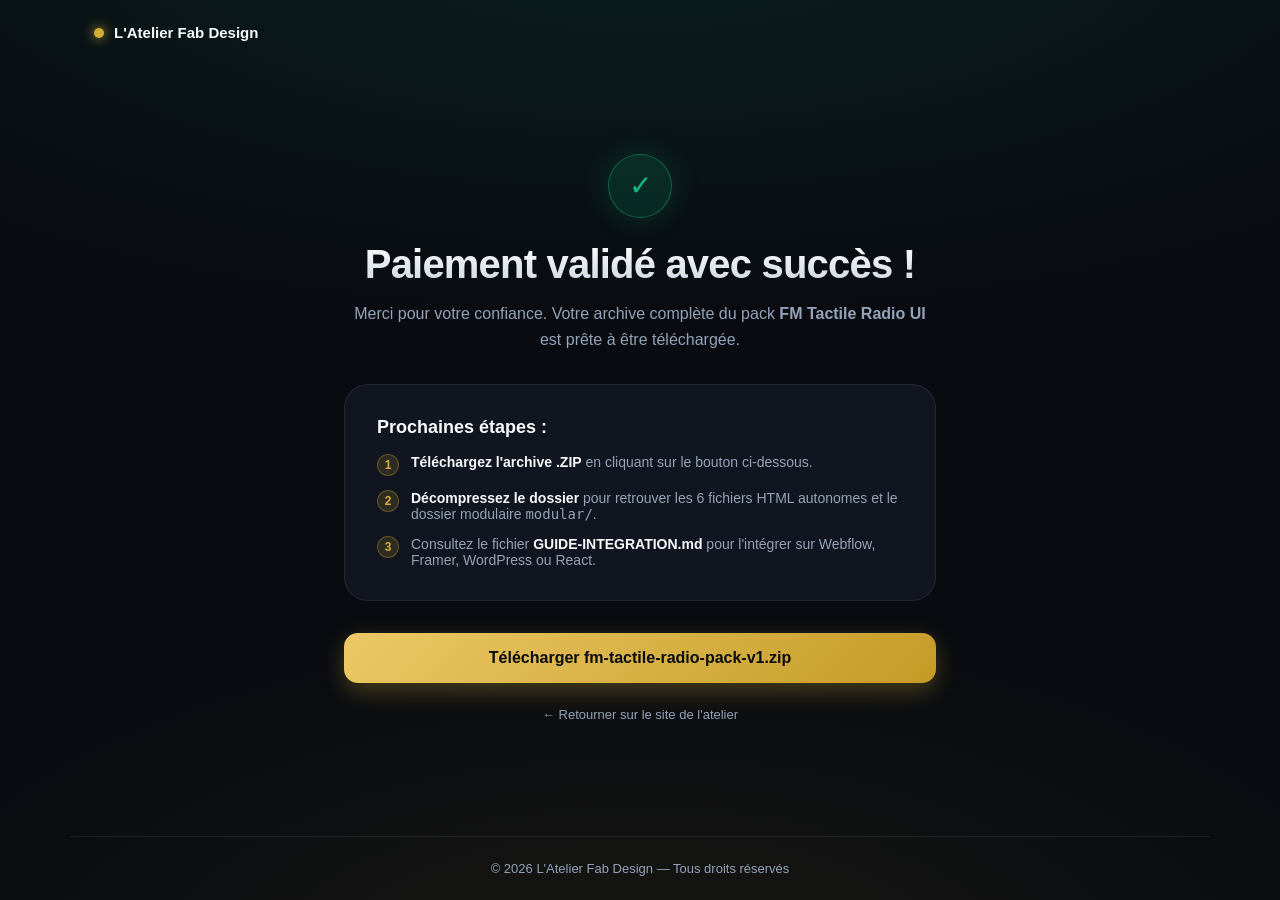
<file: merci.html>
<!DOCTYPE html>
<html lang="fr">
<head>
  <meta charset="UTF-8">
  <meta name="viewport" content="width=device-width, initial-scale=1.0">
  <title>Merci pour votre achat — FM Tactile Radio UI</title>
  <style>
    :root {
      --bg-page: #090b10;
      --bg-surface: #11151f;
      --border-subtle: rgba(255, 255, 255, 0.08);
      --border-strong: rgba(255, 255, 255, 0.16);
      --text-primary: #f8fafc;
      --text-secondary: #94a3b8;
      --accent-gold: #d4af37;
      --accent-green: #10b981;
    }

    * {
      box-sizing: border-box;
      margin: 0;
      padding: 0;
    }

    body {
      background-color: var(--bg-page);
      background-image:
        radial-gradient(ellipse 80% 45% at 50% -10%, rgba(16, 185, 129, 0.12), transparent),
        radial-gradient(ellipse 60% 40% at 50% 110%, rgba(212, 175, 55, 0.08), transparent);
      color: var(--text-primary);
      font-family: -apple-system, BlinkMacSystemFont, "Segoe UI", Roboto, Helvetica, Arial, sans-serif;
      -webkit-font-smoothing: antialiased;
      min-height: 100vh;
      display: flex;
      flex-direction: column;
      justify-content: space-between;
    }

    .topbar {
      max-width: 1140px;
      width: 100%;
      margin: 0 auto;
      padding: 24px 24px 0;
      display: flex;
      align-items: center;
      justify-content: space-between;
    }

    .brand {
      display: flex;
      align-items: center;
      gap: 10px;
      font-weight: 700;
      font-size: 15px;
      color: var(--text-primary);
      text-decoration: none;
    }

    .brand-dot {
      width: 10px;
      height: 10px;
      border-radius: 50%;
      background: var(--accent-gold);
      box-shadow: 0 0 12px var(--accent-gold);
    }

    .main-container {
      max-width: 640px;
      width: 100%;
      margin: 0 auto;
      padding: 40px 24px;
      text-align: center;
    }

    .success-badge {
      display: inline-flex;
      align-items: center;
      justify-content: center;
      width: 64px;
      height: 64px;
      border-radius: 50%;
      background: rgba(16, 185, 129, 0.15);
      border: 1px solid rgba(16, 185, 129, 0.4);
      color: var(--accent-green);
      font-size: 28px;
      margin-bottom: 24px;
      box-shadow: 0 0 30px rgba(16, 185, 129, 0.2);
    }

    h1 {
      font-size: clamp(28px, 4vw, 40px);
      font-weight: 800;
      letter-spacing: -0.02em;
      margin-bottom: 14px;
      background: linear-gradient(180deg, #ffffff 0%, #cbd5e1 100%);
      -webkit-background-clip: text;
      -webkit-text-fill-color: transparent;
    }

    p.subtitle {
      font-size: 16px;
      color: var(--text-secondary);
      line-height: 1.6;
      margin-bottom: 32px;
    }

    .card {
      background: var(--bg-surface);
      border: 1px solid var(--border-subtle);
      border-radius: 24px;
      padding: 32px;
      margin-bottom: 32px;
      text-align: left;
    }

    .card h2 {
      font-size: 18px;
      font-weight: 600;
      margin-bottom: 16px;
      color: var(--text-primary);
    }

    .steps-list {
      list-style: none;
      display: flex;
      flex-direction: column;
      gap: 14px;
      font-size: 14px;
      color: var(--text-secondary);
    }

    .steps-list li {
      display: flex;
      align-items: flex-start;
      gap: 12px;
    }

    .step-num {
      flex: none;
      width: 22px;
      height: 22px;
      border-radius: 50%;
      background: rgba(212, 175, 55, 0.15);
      color: var(--accent-gold);
      font-weight: 700;
      font-size: 12px;
      display: grid;
      place-items: center;
      border: 1px solid rgba(212, 175, 55, 0.3);
    }

    .steps-list strong {
      color: var(--text-primary);
    }

    .btn-download {
      display: inline-flex;
      align-items: center;
      justify-content: center;
      gap: 10px;
      width: 100%;
      background: linear-gradient(135deg, #ecc965 0%, #c59b27 100%);
      color: #090b10;
      font-weight: 700;
      font-size: 16px;
      padding: 16px 24px;
      border-radius: 14px;
      text-decoration: none;
      box-shadow: 0 8px 24px rgba(212, 175, 55, 0.3);
      transition: transform 180ms ease, box-shadow 180ms ease, filter 180ms ease;
    }

    .btn-download:hover {
      transform: translateY(-2px);
      box-shadow: 0 12px 32px rgba(212, 175, 55, 0.45);
      filter: brightness(1.05);
    }

    .back-link {
      display: inline-block;
      margin-top: 24px;
      font-size: 13px;
      color: var(--text-secondary);
      text-decoration: none;
      transition: color 150ms ease;
    }

    .back-link:hover {
      color: var(--text-primary);
    }

    footer {
      max-width: 1140px;
      width: 100%;
      margin: 0 auto;
      padding: 24px;
      text-align: center;
      font-size: 13px;
      color: var(--text-secondary);
      border-top: 1px solid var(--border-subtle);
    }
  </style>
</head>
<body>

  <nav class="topbar">
    <a href="index.html" class="brand">
      <span class="brand-dot"></span>
      <span>L'Atelier Fab Design</span>
    </a>
  </nav>

  <main class="main-container">
    <div class="success-badge">✓</div>
    <h1>Paiement validé avec succès !</h1>
    <p class="subtitle">Merci pour votre confiance. Votre archive complète du pack <strong>FM Tactile Radio UI</strong> est prête à être téléchargée.</p>

    <div class="card">
      <h2>Prochaines étapes :</h2>
      <ul class="steps-list">
        <li>
          <span class="step-num">1</span>
          <div><strong>Téléchargez l'archive .ZIP</strong> en cliquant sur le bouton ci-dessous.</div>
        </li>
        <li>
          <span class="step-num">2</span>
          <div><strong>Décompressez le dossier</strong> pour retrouver les 6 fichiers HTML autonomes et le dossier modulaire <code>modular/</code>.</div>
        </li>
        <li>
          <span class="step-num">3</span>
          <div>Consultez le fichier <strong>GUIDE-INTEGRATION.md</strong> pour l'intégrer sur Webflow, Framer, WordPress ou React.</div>
        </li>
      </ul>
    </div>

    <!-- Lien pointant directement vers l'archive .ZIP dans votre dossier sécurisé -->
    <a href="dl-8f4a9c2e/fm-tactile-radio-pack-v1.zip" class="btn-download" download>
      <span>Télécharger fm-tactile-radio-pack-v1.zip</span>
    </a>

    <div>
      <a href="index.html" class="back-link">← Retourner sur le site de l'atelier</a>
    </div>
  </main>

  <footer>
    <span>© 2026 L'Atelier Fab Design — Tous droits réservés</span>
  </footer>

</body>
</html>
</file>
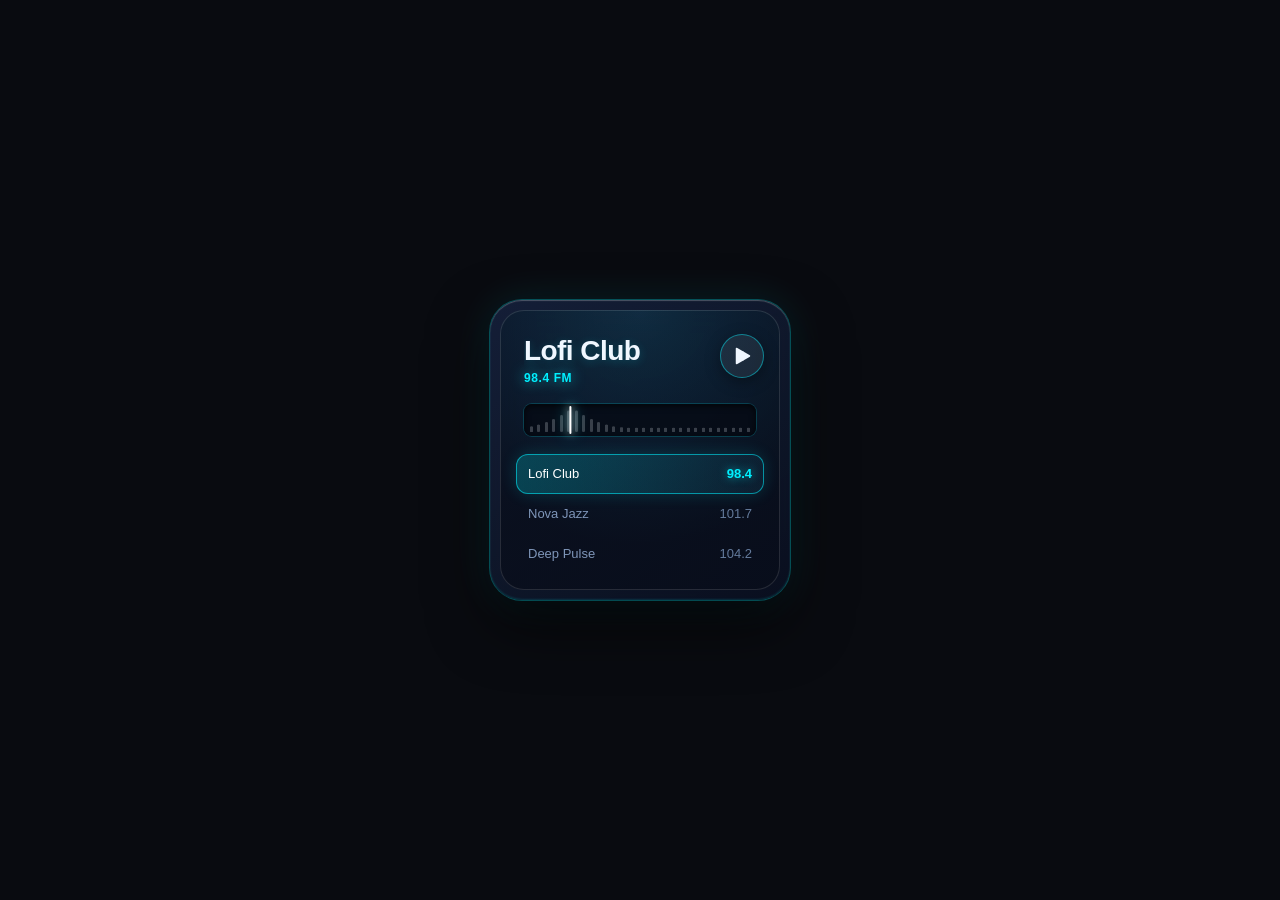
<file: downloads/fm-tactile-radio-pack-v1/01-neon-glass.html>
<!DOCTYPE html>
<html lang="fr">
<head>
  <meta charset="UTF-8">
  <meta name="viewport" content="width=device-width, initial-scale=1.0">
  <title>Widget Radio FM — 01 · Néon Glass</title>
  <style>
    /* Styles de centrage pour l'aperçu autonome (à retirer lors de l'intégration sur votre site) */
    html, body {
      height: 100%;
      margin: 0;
      display: grid;
      place-items: center;
      background: #090b10;
    }

    /* ========================================================================
       STYLES DU WIDGET RADIO (CORE + 01 · NÉON GLASS)
    ========================================================================= */
@property --lvl { syntax: "<number>"; inherits: false; initial-value: 0.2; }

.radio-bg {
  --eq-dur: 800ms;
  --eq-low: 0.4;
  --eq-ease: ease-in-out;
  --tuner-dur: 700ms;
  --tuner-ease: cubic-bezier(0.34, 1.36, 0.64, 1);
  --pill-dur: 250ms;
  --pill-ease: cubic-bezier(0.22, 1, 0.36, 1);
  --text-swap-dur: 150ms;
  --text-swap-translate-y: 4px;
  --text-swap-blur: 2px;
  --text-swap-ease: ease-in-out;
  --ease-smooth-out: cubic-bezier(0.22, 1, 0.36, 1);
  --press-dur: 150ms;
  --press-scale: 0.99;
  --play-pause-dur: 200ms;
  --play-pause-ease: cubic-bezier(0.22, 1, 0.36, 1);

  font-family: -apple-system, BlinkMacSystemFont, "Segoe UI", Roboto, Helvetica, Arial, sans-serif;
  -webkit-font-smoothing: antialiased;
  width: 300px;
  height: 300px;
  padding: 10px;
  border-radius: 32px;
  display: grid;
  place-items: center;
}

:where(.radio-bg), :where(.radio-bg) *, :where(.radio-bg) *::before, :where(.radio-bg) *::after {
  box-sizing: border-box;
  margin: 0;
  padding: 0;
}

:where(.radio-bg) button {
  font: inherit;
  border: 0;
  background: none;
  color: inherit;
  cursor: pointer;
  text-align: left;
  -webkit-tap-highlight-color: transparent;
  touch-action: manipulation;
  -webkit-user-select: none;
  user-select: none;
  -webkit-touch-callout: none;
}

.radio-bg .radio {
  width: 280px;
  height: 280px;
  padding: 16px;
  border-radius: 24px;
  display: flex;
  flex-direction: column;
  justify-content: space-between;
}

.radio-bg .head {
  display: flex;
  align-items: flex-start;
  justify-content: space-between;
  gap: 12px;
  padding: 8px 0 0 8px;
}

.radio-bg .meta { flex: 1; min-width: 0; }

.radio-bg .name {
  font-size: 28px;
  line-height: 34px;
  font-weight: 600;
  letter-spacing: -0.02em;
  white-space: nowrap;
  overflow: hidden;
  text-overflow: ellipsis;
}

.radio-bg .freq {
  font-size: 12px;
  line-height: 16px;
  font-weight: 700;
  letter-spacing: 0.05em;
  font-variant-numeric: tabular-nums;
  margin-top: 2px;
}

.radio-bg .t-text-swap {
  display: inline-block;
  transform: translateY(0);
  filter: blur(0);
  opacity: 1;
  transition: transform var(--text-swap-dur) var(--text-swap-ease), filter var(--text-swap-dur) var(--text-swap-ease), opacity var(--text-swap-dur) var(--text-swap-ease);
}
.radio-bg .t-text-swap.is-soft { --text-swap-translate-y: 0px; }
.radio-bg .t-text-swap.is-exit { transform: translateY(calc(var(--text-swap-translate-y) * -1)); filter: blur(var(--text-swap-blur)); opacity: 0; }
.radio-bg .t-text-swap.is-enter-start { transform: translateY(var(--text-swap-translate-y)); filter: blur(var(--text-swap-blur)); opacity: 0; transition: none; }

.radio-bg .play {
  --press-scale: 0.94;
  flex: none;
  width: 44px;
  height: 44px;
  border-radius: 50%;
  display: grid;
  place-items: center;
  transition: transform var(--press-dur) var(--ease-smooth-out), box-shadow var(--press-dur) var(--ease-smooth-out), color var(--press-dur) var(--ease-smooth-out), background-color var(--press-dur) var(--ease-smooth-out);
}

.radio-bg .play.is-loading { animation: radio-buffer 900ms ease-in-out infinite alternate; }
@keyframes radio-buffer { from { opacity: 0.55; } to { opacity: 1; } }

.radio-bg .play .t-play-pause { width: 24px; height: 24px; }
.radio-bg .play:is(:active, .is-pressed) { transform: scale(var(--press-scale)); }

.radio-bg .list { position: relative; display: flex; flex-direction: column; gap: 0; }

.radio-bg .pill {
  position: absolute;
  left: 0;
  top: 0;
  width: 100%;
  height: 40px;
  border-radius: 12px;
  transform: translateY(0);
  transition: transform var(--pill-dur) var(--pill-ease);
}
.radio-bg .pill.no-anim { transition: none; }

.radio-bg .tuner {
  position: relative;
  height: 32px;
  margin: 0 8px;
  padding: 4px 6px;
  border-radius: 8px;
  display: flex;
  align-items: flex-end;
  justify-content: space-between;
}

.radio-bg .tuner .bar {
  --lvl: 0.2;
  flex: none;
  width: 3px;
  height: 100%;
  border-radius: 2px;
  transform-origin: bottom;
  transform: scaleY(var(--lvl));
  transition: --lvl var(--tuner-dur) var(--tuner-ease);
}

.radio-bg .tuner[data-playing="true"] .bar {
  animation: radio-eq var(--bar-dur, 800ms) var(--eq-ease) infinite alternate;
  animation-delay: var(--bar-delay, 0ms);
}

@keyframes radio-eq {
  from { transform: scaleY(calc(var(--lvl) * var(--eq-low))); }
  to { transform: scaleY(var(--lvl)); }
}

.radio-bg .tuner .needle {
  position: absolute;
  left: 0;
  top: 2px;
  bottom: 2px;
  width: 2px;
  margin-left: -1px;
  border-radius: 2px;
  transform: translateX(0);
  transition: transform var(--tuner-dur) var(--tuner-ease);
}
.radio-bg .tuner .needle.no-anim { transition: none; }

.radio-bg .row {
  --press-scale: 0.99;
  position: relative;
  height: 40px;
  padding: 0 12px;
  border-radius: 12px;
  display: flex;
  align-items: center;
  justify-content: space-between;
  font-size: 13px;
  font-weight: 500;
  line-height: 20px;
  transition: transform var(--press-dur) var(--ease-smooth-out), color var(--press-dur) var(--ease-smooth-out);
}
.radio-bg .row .f { font-variant-numeric: tabular-nums; transition: color var(--press-dur) var(--ease-smooth-out); }
.radio-bg .row:is(:active, .is-pressed) { transform: scale(var(--press-scale)); }

.radio-bg .t-play-pause { display: inline-grid; place-items: center; width: 24px; height: 24px; flex: none; }
.radio-bg .t-play-pause svg { display: block; width: 100%; height: 100%; overflow: visible; }
.radio-bg .t-play-pause path { fill: currentColor; stroke: currentColor; stroke-width: 1.5; stroke-linejoin: round; vector-effect: non-scaling-stroke; transition: d var(--play-pause-dur) var(--play-pause-ease), opacity var(--play-pause-dur) var(--play-pause-ease); }
.radio-bg .t-play-pause .t-pp-pl, .radio-bg .t-play-pause .t-pp-pr, .radio-bg .t-play-pause[data-state="pause"] .t-pp-l, .radio-bg .t-play-pause[data-state="pause"] .t-pp-r { opacity: 0; }
.radio-bg .t-play-pause[data-state="pause"] .t-pp-pl, .radio-bg .t-play-pause[data-state="pause"] .t-pp-pr { opacity: 1; }
@supports (d: path("M0 0")) {
  .radio-bg .t-play-pause .t-pp-pl, .radio-bg .t-play-pause .t-pp-pr { display: none; }
  .radio-bg .t-play-pause .t-pp-l { d: path("M6.5 4.5 13 8.25 13 15.75 6.5 19.5Z"); }
  .radio-bg .t-play-pause .t-pp-r { d: path("M13 8.25 19.5 12 19.5 12 13 15.75Z"); }
  .radio-bg .t-play-pause[data-state="pause"] .t-pp-l { opacity: 1; d: path("M6.5 5 10 5 10 19 6.5 19Z"); }
  .radio-bg .t-play-pause[data-state="pause"] .t-pp-r { opacity: 1; d: path("M14 5 17.5 5 17.5 19 14 19Z"); }
}

@media (prefers-reduced-motion: reduce) {
  .radio-bg .tuner .bar, .radio-bg .tuner .needle, .radio-bg .t-text-swap,
  .radio-bg .pill, .radio-bg .row, .radio-bg .play, .radio-bg .t-play-pause path {
    animation: none !important;
    transition: none !important;
  }
  .radio-bg .row:is(:active, .is-pressed), .radio-bg .play:is(:active, .is-pressed) { transform: none; }
}


/* THÈME 01 : NÉON GLASS */
.theme-neon-glass {
  background: linear-gradient(145deg, rgba(22, 34, 62, 0.85) 0%, rgba(10, 16, 32, 0.92) 100%);
  backdrop-filter: blur(20px);
  -webkit-backdrop-filter: blur(20px);
  box-shadow: inset 0 1px 1px rgba(255, 255, 255, 0.25), inset 0 -1px 2px rgba(0, 240, 255, 0.15), 0 0 0 1px rgba(0, 240, 255, 0.28), 0 24px 60px rgba(0, 0, 0, 0.65), 0 0 40px rgba(0, 240, 255, 0.12);
  color: #f0f7ff;
}
.theme-neon-glass .radio { background: radial-gradient(circle at 50% 0%, rgba(0, 240, 255, 0.08) 0%, rgba(8, 13, 26, 0.75) 75%); box-shadow: inset 0 0 0 1px rgba(255, 255, 255, 0.12); }
.theme-neon-glass .name { color: #f0f7ff; text-shadow: 0 2px 10px rgba(0, 240, 255, 0.2); }
.theme-neon-glass .freq { color: #00f0ff; text-shadow: 0 0 14px rgba(0, 240, 255, 0.75); }
.theme-neon-glass .play { color: #f0f7ff; background: rgba(255, 255, 255, 0.07); box-shadow: inset 0 0 0 1px rgba(0, 240, 255, 0.45), 0 4px 15px rgba(0, 0, 0, 0.35); }
@media (hover: hover) and (pointer: fine) { .theme-neon-glass .play:hover { color: #00f0ff; box-shadow: inset 0 0 0 1px #00f0ff, 0 0 18px rgba(0, 240, 255, 0.45); } }
.theme-neon-glass .pill { background: linear-gradient(90deg, rgba(0, 240, 255, 0.22) 0%, rgba(56, 189, 248, 0.08) 100%); box-shadow: inset 0 0 0 1px rgba(0, 240, 255, 0.55), 0 0 16px rgba(0, 240, 255, 0.15); }
.theme-neon-glass .tuner { background: rgba(4, 8, 18, 0.75); box-shadow: inset 0 2px 6px rgba(0, 0, 0, 0.7), 0 0 0 1px rgba(0, 240, 255, 0.18); }
.theme-neon-glass .tuner .bar { background: rgba(240, 247, 255, 0.22); }
.theme-neon-glass .tuner[data-playing="true"] .bar { background: linear-gradient(to top, #0284c7, #00f0ff); }
.theme-neon-glass .tuner .needle { background: #ffffff; box-shadow: 0 0 8px #ffffff, 0 0 16px #00f0ff; }
.theme-neon-glass .row { color: #7e95b8; }
.theme-neon-glass .row[aria-checked="true"] { color: #ffffff; }
.theme-neon-glass .row .f { color: #647b9c; }
.theme-neon-glass .row[aria-checked="true"] .f { color: #00f0ff; font-weight: 600; text-shadow: 0 0 10px rgba(0, 240, 255, 0.6); }
@media (hover: hover) and (pointer: fine) { .theme-neon-glass .row:hover { color: #f0f7ff; } }
.theme-neon-glass button:focus-visible { outline: 2px solid #00f0ff; outline-offset: 2px; }
  </style>
</head>
<body>

<!-- DÉBUT DU WIDGET RADIO (01 · Néon Glass) -->
<div class="radio-bg theme-neon-glass">
  <div class="radio" role="group" aria-label="Radio 01 · Néon Glass">
    <div class="head">
      <div class="meta">
        <h2 class="name"><span class="t-text-swap is-soft" data-name>Lofi Club</span></h2>
        <p class="freq"><span class="t-text-swap is-soft" data-freq>98.4 FM</span></p>
      </div>
      <button type="button" class="play" data-play aria-label="Lecture">
        <span class="t-play-pause" data-state="play" aria-hidden="true">
          <svg viewBox="0 0 24 24">
            <path class="t-pp-l" d="M6.5 4.5 13 8.25 13 15.75 6.5 19.5Z"/>
            <path class="t-pp-r" d="M13 8.25 19.5 12 19.5 12 13 15.75Z"/>
            <path class="t-pp-pl" d="M6.5 5 10 5 10 19 6.5 19Z"/>
            <path class="t-pp-pr" d="M14 5 17.5 5 17.5 19 14 19Z"/>
          </svg>
        </span>
      </button>
    </div>

    <div class="tuner" data-tuner aria-hidden="true">
      <span class="needle" data-needle></span>
    </div>

    <div class="list" role="radiogroup" aria-label="Stations">
      <span class="pill" data-pill aria-hidden="true"></span>
      <button type="button" class="row" role="radio" aria-checked="true" data-name="Lofi Club" data-freq="98.4 FM" data-stream="https://ice1.somafm.com/groovesalad-128-mp3">
        <span>Lofi Club</span><span class="f">98.4</span>
      </button>
      <button type="button" class="row" role="radio" aria-checked="false" data-name="Nova Jazz" data-freq="101.7 FM" data-stream="https://ice1.somafm.com/sonicuniverse-128-mp3">
        <span>Nova Jazz</span><span class="f">101.7</span>
      </button>
      <button type="button" class="row" role="radio" aria-checked="false" data-name="Deep Pulse" data-freq="104.2 FM" data-stream="https://ice1.somafm.com/deepspaceone-128-mp3">
        <span>Deep Pulse</span><span class="f">104.2</span>
      </button>
    </div>

    <audio preload="none" data-audio></audio>
  </div>
</div>
<!-- FIN DU WIDGET RADIO -->

  <script>
(function () {
  if (window.__radioWidgetInit) return;
  window.__radioWidgetInit = true;

  var widgets = Array.prototype.slice.call(document.querySelectorAll('.radio'));
  var instances = [];

  widgets.forEach(function (root) {
    var rows = Array.prototype.slice.call(root.querySelectorAll('.row'));
    var pill = root.querySelector('[data-pill]');
    var play = root.querySelector('[data-play]');
    var icon = root.querySelector('.t-play-pause');
    var nameEl = root.querySelector('[data-name]');
    var freqEl = root.querySelector('[data-freq]');
    var tuner = root.querySelector('[data-tuner]');
    var needle = root.querySelector('[data-needle]');
    var audio = root.querySelector('[data-audio]');
    var swapMs = parseFloat(getComputedStyle(root).getPropertyValue('--text-swap-dur')) || 150;

    var current = 0, playing = false;
    var bars = [], N = 30;

    for (var b = 0; b < N; b++) {
      var s = document.createElement('span');
      s.className = 'bar';
      s.style.setProperty('--bar-dur', (500 + (b * 53) % 400) + 'ms');
      s.style.setProperty('--bar-delay', (-((b * 137) % 800)) + 'ms');
      tuner.insertBefore(s, needle);
      bars.push(s);
    }

    function tune(i, instant) {
      var f = parseFloat(rows[i].dataset.freq);
      var p = Math.max(0, Math.min(1, (f - 96) / 12));
      bars.forEach(function (bar, k) {
        var prox = Math.max(0, 1 - Math.abs((k + 0.5) / N - p) / 0.25);
        bar.style.setProperty('--lvl', (0.18 + 0.82 * prox * prox).toFixed(3));
      });
      if (instant) needle.classList.add('no-anim');
      needle.style.transform = 'translateX(' + (p * tuner.offsetWidth) + 'px)';
      if (instant) { void needle.offsetHeight; needle.classList.remove('no-anim'); }
    }

    function place(i, instant) {
      if (instant) pill.classList.add('no-anim');
      pill.style.transform = 'translateY(' + (rows[i].offsetTop) + 'px)';
      if (instant) { void pill.offsetHeight; pill.classList.remove('no-anim'); }
    }

    function swap(el, next) {
      if (el.textContent === next) return;
      el.classList.add('is-exit');
      setTimeout(function () {
        el.textContent = next;
        el.classList.remove('is-exit');
        el.classList.add('is-enter-start');
        void el.offsetHeight;
        el.classList.remove('is-enter-start');
      }, swapMs);
    }

    function syncUI(v) {
      playing = v;
      tuner.setAttribute('data-playing', v ? 'true' : 'false');
      icon.setAttribute('data-state', v ? 'pause' : 'play');
      play.setAttribute('aria-label', v ? 'Pause' : 'Lecture');
      if (!v) play.classList.remove('is-loading');
    }

    function loadAndPlay(index) {
      var url = rows[index].dataset.stream;
      if (!url) return;

      instances.forEach(function (inst) {
        if (inst !== api) inst.pause();
      });

      play.classList.add('is-loading');
      syncUI(true);

      if (audio.src !== url) {
        audio.src = url;
      }
      var promise = audio.play();
      if (promise !== undefined) {
        promise.then(function () {
          play.classList.remove('is-loading');
        }).catch(function () {
          syncUI(false);
        });
      }
    }

    function stopAudio() {
      syncUI(false);
      audio.pause();
      audio.removeAttribute('src');
      audio.load();
    }

    function setPlaying(v) {
      if (v) {
        loadAndPlay(current);
      } else {
        stopAudio();
      }
    }

    function select(i) {
      if (i === current) {
        if (!playing) setPlaying(true);
        return;
      }
      current = i;
      rows.forEach(function (r, k) {
        r.setAttribute('aria-checked', k === i ? 'true' : 'false');
        r.tabIndex = k === i ? 0 : -1;
      });
      place(i, false);
      tune(i, false);
      swap(nameEl, rows[i].dataset.name);
      swap(freqEl, rows[i].dataset.freq);
      loadAndPlay(i);
    }

    audio.addEventListener('playing', function () { play.classList.remove('is-loading'); });
    audio.addEventListener('waiting', function () { if (playing) play.classList.add('is-loading'); });
    audio.addEventListener('error', function () { syncUI(false); });

    rows.forEach(function (r, k) {
      r.tabIndex = k === 0 ? 0 : -1;
      r.addEventListener('click', function () { select(k); });
      r.addEventListener('keydown', function (e) {
        var d = e.key === 'ArrowDown' || e.key === 'ArrowRight' ? 1 : e.key === 'ArrowUp' || e.key === 'ArrowLeft' ? -1 : 0;
        if (!d) return;
        e.preventDefault();
        var n = (k + d + rows.length) % rows.length;
        select(n);
        rows[n].focus();
      });
    });

    play.addEventListener('click', function () { setPlaying(!playing); });
    place(0, true);
    tune(0, true);
    window.addEventListener('load', function () { place(current, true); tune(current, true); });
    window.addEventListener('resize', function () { place(current, true); tune(current, true); });

    var api = { pause: stopAudio };
    instances.push(api);
  });

  // Retour tactile mobile
  var min = 150;
  document.addEventListener('pointerdown', function (e) {
    if (e.pointerType === 'mouse') return;
    var el = e.target && e.target.closest && e.target.closest('.radio-bg button');
    if (!el || el.disabled) return;
    var t0 = performance.now();
    clearTimeout(el._tPress);
    el.classList.add('is-pressed');
    function up() {
      document.removeEventListener('pointerup', up, true);
      document.removeEventListener('pointercancel', up, true);
      el._tPress = setTimeout(function () { el.classList.remove('is-pressed'); }, Math.max(0, min - (performance.now() - t0)));
    }
    document.addEventListener('pointerup', up, true);
    document.addEventListener('pointercancel', up, true);
  }, { passive: true });
})();

  </script>
</body>
</html>
</file>
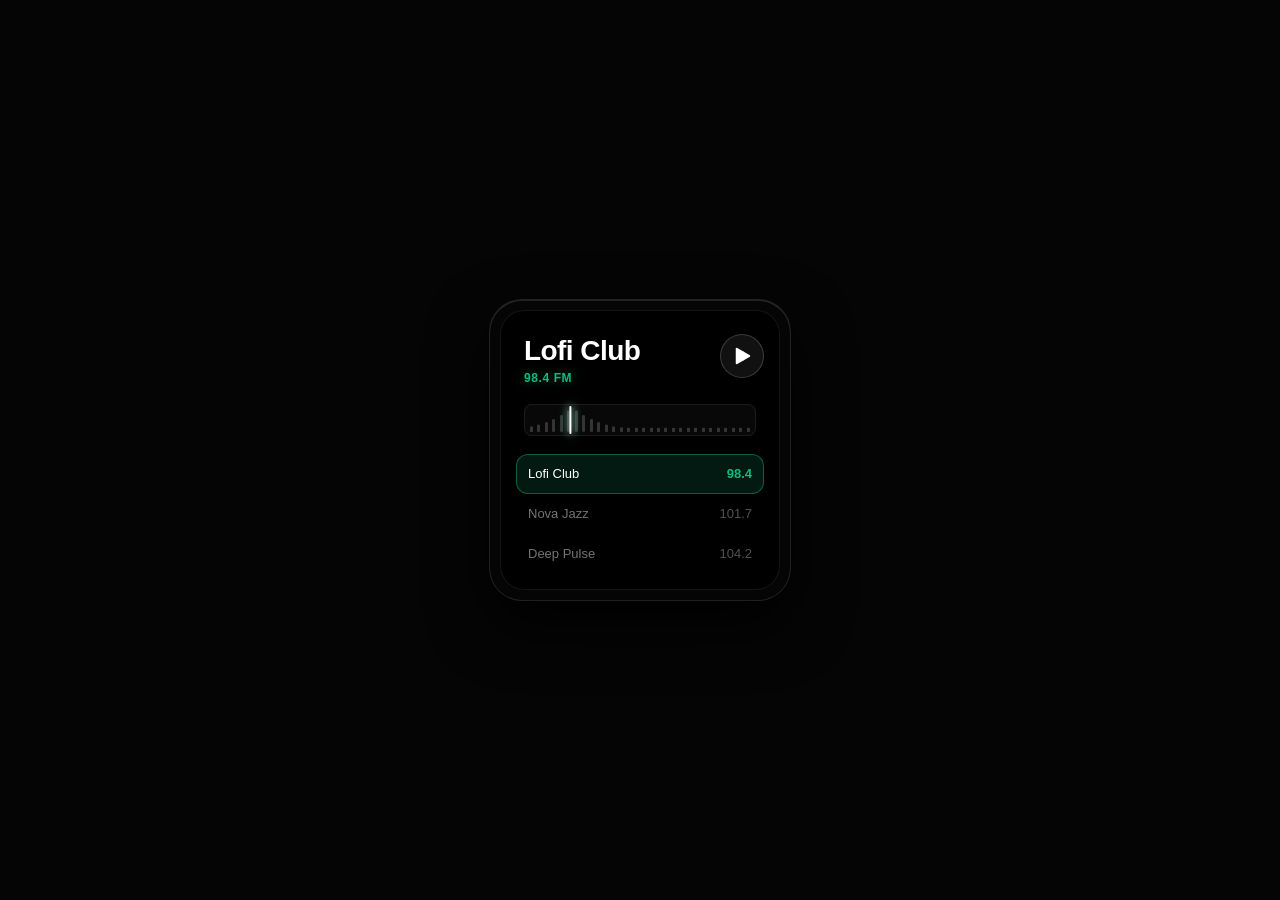
<file: downloads/fm-tactile-radio-pack-v1/02-mode-nuit-oled.html>
<!DOCTYPE html>
<html lang="fr">
<head>
  <meta charset="UTF-8">
  <meta name="viewport" content="width=device-width, initial-scale=1.0">
  <title>Widget Radio FM — 02 · Mode Nuit OLED</title>
  <style>
    /* Styles de centrage pour l'aperçu autonome (à retirer lors de l'intégration sur votre site) */
    html, body {
      height: 100%;
      margin: 0;
      display: grid;
      place-items: center;
      background: #050505;
    }

    /* ========================================================================
       STYLES DU WIDGET RADIO (CORE + 02 · MODE NUIT OLED)
    ========================================================================= */
@property --lvl { syntax: "<number>"; inherits: false; initial-value: 0.2; }

.radio-bg {
  --eq-dur: 800ms;
  --eq-low: 0.4;
  --eq-ease: ease-in-out;
  --tuner-dur: 700ms;
  --tuner-ease: cubic-bezier(0.34, 1.36, 0.64, 1);
  --pill-dur: 250ms;
  --pill-ease: cubic-bezier(0.22, 1, 0.36, 1);
  --text-swap-dur: 150ms;
  --text-swap-translate-y: 4px;
  --text-swap-blur: 2px;
  --text-swap-ease: ease-in-out;
  --ease-smooth-out: cubic-bezier(0.22, 1, 0.36, 1);
  --press-dur: 150ms;
  --press-scale: 0.99;
  --play-pause-dur: 200ms;
  --play-pause-ease: cubic-bezier(0.22, 1, 0.36, 1);

  font-family: -apple-system, BlinkMacSystemFont, "Segoe UI", Roboto, Helvetica, Arial, sans-serif;
  -webkit-font-smoothing: antialiased;
  width: 300px;
  height: 300px;
  padding: 10px;
  border-radius: 32px;
  display: grid;
  place-items: center;
}

:where(.radio-bg), :where(.radio-bg) *, :where(.radio-bg) *::before, :where(.radio-bg) *::after {
  box-sizing: border-box;
  margin: 0;
  padding: 0;
}

:where(.radio-bg) button {
  font: inherit;
  border: 0;
  background: none;
  color: inherit;
  cursor: pointer;
  text-align: left;
  -webkit-tap-highlight-color: transparent;
  touch-action: manipulation;
  -webkit-user-select: none;
  user-select: none;
  -webkit-touch-callout: none;
}

.radio-bg .radio {
  width: 280px;
  height: 280px;
  padding: 16px;
  border-radius: 24px;
  display: flex;
  flex-direction: column;
  justify-content: space-between;
}

.radio-bg .head {
  display: flex;
  align-items: flex-start;
  justify-content: space-between;
  gap: 12px;
  padding: 8px 0 0 8px;
}

.radio-bg .meta { flex: 1; min-width: 0; }

.radio-bg .name {
  font-size: 28px;
  line-height: 34px;
  font-weight: 600;
  letter-spacing: -0.02em;
  white-space: nowrap;
  overflow: hidden;
  text-overflow: ellipsis;
}

.radio-bg .freq {
  font-size: 12px;
  line-height: 16px;
  font-weight: 700;
  letter-spacing: 0.05em;
  font-variant-numeric: tabular-nums;
  margin-top: 2px;
}

.radio-bg .t-text-swap {
  display: inline-block;
  transform: translateY(0);
  filter: blur(0);
  opacity: 1;
  transition: transform var(--text-swap-dur) var(--text-swap-ease), filter var(--text-swap-dur) var(--text-swap-ease), opacity var(--text-swap-dur) var(--text-swap-ease);
}
.radio-bg .t-text-swap.is-soft { --text-swap-translate-y: 0px; }
.radio-bg .t-text-swap.is-exit { transform: translateY(calc(var(--text-swap-translate-y) * -1)); filter: blur(var(--text-swap-blur)); opacity: 0; }
.radio-bg .t-text-swap.is-enter-start { transform: translateY(var(--text-swap-translate-y)); filter: blur(var(--text-swap-blur)); opacity: 0; transition: none; }

.radio-bg .play {
  --press-scale: 0.94;
  flex: none;
  width: 44px;
  height: 44px;
  border-radius: 50%;
  display: grid;
  place-items: center;
  transition: transform var(--press-dur) var(--ease-smooth-out), box-shadow var(--press-dur) var(--ease-smooth-out), color var(--press-dur) var(--ease-smooth-out), background-color var(--press-dur) var(--ease-smooth-out);
}

.radio-bg .play.is-loading { animation: radio-buffer 900ms ease-in-out infinite alternate; }
@keyframes radio-buffer { from { opacity: 0.55; } to { opacity: 1; } }

.radio-bg .play .t-play-pause { width: 24px; height: 24px; }
.radio-bg .play:is(:active, .is-pressed) { transform: scale(var(--press-scale)); }

.radio-bg .list { position: relative; display: flex; flex-direction: column; gap: 0; }

.radio-bg .pill {
  position: absolute;
  left: 0;
  top: 0;
  width: 100%;
  height: 40px;
  border-radius: 12px;
  transform: translateY(0);
  transition: transform var(--pill-dur) var(--pill-ease);
}
.radio-bg .pill.no-anim { transition: none; }

.radio-bg .tuner {
  position: relative;
  height: 32px;
  margin: 0 8px;
  padding: 4px 6px;
  border-radius: 8px;
  display: flex;
  align-items: flex-end;
  justify-content: space-between;
}

.radio-bg .tuner .bar {
  --lvl: 0.2;
  flex: none;
  width: 3px;
  height: 100%;
  border-radius: 2px;
  transform-origin: bottom;
  transform: scaleY(var(--lvl));
  transition: --lvl var(--tuner-dur) var(--tuner-ease);
}

.radio-bg .tuner[data-playing="true"] .bar {
  animation: radio-eq var(--bar-dur, 800ms) var(--eq-ease) infinite alternate;
  animation-delay: var(--bar-delay, 0ms);
}

@keyframes radio-eq {
  from { transform: scaleY(calc(var(--lvl) * var(--eq-low))); }
  to { transform: scaleY(var(--lvl)); }
}

.radio-bg .tuner .needle {
  position: absolute;
  left: 0;
  top: 2px;
  bottom: 2px;
  width: 2px;
  margin-left: -1px;
  border-radius: 2px;
  transform: translateX(0);
  transition: transform var(--tuner-dur) var(--tuner-ease);
}
.radio-bg .tuner .needle.no-anim { transition: none; }

.radio-bg .row {
  --press-scale: 0.99;
  position: relative;
  height: 40px;
  padding: 0 12px;
  border-radius: 12px;
  display: flex;
  align-items: center;
  justify-content: space-between;
  font-size: 13px;
  font-weight: 500;
  line-height: 20px;
  transition: transform var(--press-dur) var(--ease-smooth-out), color var(--press-dur) var(--ease-smooth-out);
}
.radio-bg .row .f { font-variant-numeric: tabular-nums; transition: color var(--press-dur) var(--ease-smooth-out); }
.radio-bg .row:is(:active, .is-pressed) { transform: scale(var(--press-scale)); }

.radio-bg .t-play-pause { display: inline-grid; place-items: center; width: 24px; height: 24px; flex: none; }
.radio-bg .t-play-pause svg { display: block; width: 100%; height: 100%; overflow: visible; }
.radio-bg .t-play-pause path { fill: currentColor; stroke: currentColor; stroke-width: 1.5; stroke-linejoin: round; vector-effect: non-scaling-stroke; transition: d var(--play-pause-dur) var(--play-pause-ease), opacity var(--play-pause-dur) var(--play-pause-ease); }
.radio-bg .t-play-pause .t-pp-pl, .radio-bg .t-play-pause .t-pp-pr, .radio-bg .t-play-pause[data-state="pause"] .t-pp-l, .radio-bg .t-play-pause[data-state="pause"] .t-pp-r { opacity: 0; }
.radio-bg .t-play-pause[data-state="pause"] .t-pp-pl, .radio-bg .t-play-pause[data-state="pause"] .t-pp-pr { opacity: 1; }
@supports (d: path("M0 0")) {
  .radio-bg .t-play-pause .t-pp-pl, .radio-bg .t-play-pause .t-pp-pr { display: none; }
  .radio-bg .t-play-pause .t-pp-l { d: path("M6.5 4.5 13 8.25 13 15.75 6.5 19.5Z"); }
  .radio-bg .t-play-pause .t-pp-r { d: path("M13 8.25 19.5 12 19.5 12 13 15.75Z"); }
  .radio-bg .t-play-pause[data-state="pause"] .t-pp-l { opacity: 1; d: path("M6.5 5 10 5 10 19 6.5 19Z"); }
  .radio-bg .t-play-pause[data-state="pause"] .t-pp-r { opacity: 1; d: path("M14 5 17.5 5 17.5 19 14 19Z"); }
}

@media (prefers-reduced-motion: reduce) {
  .radio-bg .tuner .bar, .radio-bg .tuner .needle, .radio-bg .t-text-swap,
  .radio-bg .pill, .radio-bg .row, .radio-bg .play, .radio-bg .t-play-pause path {
    animation: none !important;
    transition: none !important;
  }
  .radio-bg .row:is(:active, .is-pressed), .radio-bg .play:is(:active, .is-pressed) { transform: none; }
}


/* THÈME 02 : MODE NUIT OLED */
.theme-oled-dark {
  background: #050505;
  box-shadow: inset 0 1px 0 rgba(255, 255, 255, 0.12), 0 0 0 1px rgba(255, 255, 255, 0.12), 0 24px 60px rgba(0, 0, 0, 0.9);
  color: #ffffff;
}
.theme-oled-dark .radio { background: #000000; box-shadow: inset 0 0 0 1px rgba(255, 255, 255, 0.08); }
.theme-oled-dark .name { color: #ffffff; }
.theme-oled-dark .freq { color: #10b981; text-shadow: 0 0 12px rgba(16, 185, 129, 0.5); }
.theme-oled-dark .play { color: #ffffff; background: #111111; box-shadow: inset 0 0 0 1px rgba(255, 255, 255, 0.18); }
@media (hover: hover) and (pointer: fine) { .theme-oled-dark .play:hover { color: #10b981; box-shadow: inset 0 0 0 1px #10b981, 0 0 14px rgba(16, 185, 129, 0.3); } }
.theme-oled-dark .pill { background: rgba(16, 185, 129, 0.14); box-shadow: inset 0 0 0 1px rgba(16, 185, 129, 0.45); }
.theme-oled-dark .tuner { background: #080808; box-shadow: inset 0 0 0 1px rgba(255, 255, 255, 0.08); }
.theme-oled-dark .tuner .bar { background: rgba(255, 255, 255, 0.18); }
.theme-oled-dark .tuner[data-playing="true"] .bar { background: linear-gradient(to top, #059669, #34d399); }
.theme-oled-dark .tuner .needle { background: #ffffff; box-shadow: 0 0 8px #ffffff, 0 0 12px #10b981; }
.theme-oled-dark .row { color: #737373; }
.theme-oled-dark .row[aria-checked="true"] { color: #ffffff; }
.theme-oled-dark .row .f { color: #525252; }
.theme-oled-dark .row[aria-checked="true"] .f { color: #10b981; font-weight: 600; }
@media (hover: hover) and (pointer: fine) { .theme-oled-dark .row:hover { color: #e5e5e5; } }
.theme-oled-dark button:focus-visible { outline: 2px solid #10b981; outline-offset: 2px; }
  </style>
</head>
<body>

<!-- DÉBUT DU WIDGET RADIO (02 · Mode Nuit OLED) -->
<div class="radio-bg theme-oled-dark">
  <div class="radio" role="group" aria-label="Radio 02 · Mode Nuit OLED">
    <div class="head">
      <div class="meta">
        <h2 class="name"><span class="t-text-swap is-soft" data-name>Lofi Club</span></h2>
        <p class="freq"><span class="t-text-swap is-soft" data-freq>98.4 FM</span></p>
      </div>
      <button type="button" class="play" data-play aria-label="Lecture">
        <span class="t-play-pause" data-state="play" aria-hidden="true">
          <svg viewBox="0 0 24 24">
            <path class="t-pp-l" d="M6.5 4.5 13 8.25 13 15.75 6.5 19.5Z"/>
            <path class="t-pp-r" d="M13 8.25 19.5 12 19.5 12 13 15.75Z"/>
            <path class="t-pp-pl" d="M6.5 5 10 5 10 19 6.5 19Z"/>
            <path class="t-pp-pr" d="M14 5 17.5 5 17.5 19 14 19Z"/>
          </svg>
        </span>
      </button>
    </div>

    <div class="tuner" data-tuner aria-hidden="true">
      <span class="needle" data-needle></span>
    </div>

    <div class="list" role="radiogroup" aria-label="Stations">
      <span class="pill" data-pill aria-hidden="true"></span>
      <button type="button" class="row" role="radio" aria-checked="true" data-name="Lofi Club" data-freq="98.4 FM" data-stream="https://ice1.somafm.com/groovesalad-128-mp3">
        <span>Lofi Club</span><span class="f">98.4</span>
      </button>
      <button type="button" class="row" role="radio" aria-checked="false" data-name="Nova Jazz" data-freq="101.7 FM" data-stream="https://ice1.somafm.com/sonicuniverse-128-mp3">
        <span>Nova Jazz</span><span class="f">101.7</span>
      </button>
      <button type="button" class="row" role="radio" aria-checked="false" data-name="Deep Pulse" data-freq="104.2 FM" data-stream="https://ice1.somafm.com/deepspaceone-128-mp3">
        <span>Deep Pulse</span><span class="f">104.2</span>
      </button>
    </div>

    <audio preload="none" data-audio></audio>
  </div>
</div>
<!-- FIN DU WIDGET RADIO -->

  <script>
(function () {
  if (window.__radioWidgetInit) return;
  window.__radioWidgetInit = true;

  var widgets = Array.prototype.slice.call(document.querySelectorAll('.radio'));
  var instances = [];

  widgets.forEach(function (root) {
    var rows = Array.prototype.slice.call(root.querySelectorAll('.row'));
    var pill = root.querySelector('[data-pill]');
    var play = root.querySelector('[data-play]');
    var icon = root.querySelector('.t-play-pause');
    var nameEl = root.querySelector('[data-name]');
    var freqEl = root.querySelector('[data-freq]');
    var tuner = root.querySelector('[data-tuner]');
    var needle = root.querySelector('[data-needle]');
    var audio = root.querySelector('[data-audio]');
    var swapMs = parseFloat(getComputedStyle(root).getPropertyValue('--text-swap-dur')) || 150;

    var current = 0, playing = false;
    var bars = [], N = 30;

    for (var b = 0; b < N; b++) {
      var s = document.createElement('span');
      s.className = 'bar';
      s.style.setProperty('--bar-dur', (500 + (b * 53) % 400) + 'ms');
      s.style.setProperty('--bar-delay', (-((b * 137) % 800)) + 'ms');
      tuner.insertBefore(s, needle);
      bars.push(s);
    }

    function tune(i, instant) {
      var f = parseFloat(rows[i].dataset.freq);
      var p = Math.max(0, Math.min(1, (f - 96) / 12));
      bars.forEach(function (bar, k) {
        var prox = Math.max(0, 1 - Math.abs((k + 0.5) / N - p) / 0.25);
        bar.style.setProperty('--lvl', (0.18 + 0.82 * prox * prox).toFixed(3));
      });
      if (instant) needle.classList.add('no-anim');
      needle.style.transform = 'translateX(' + (p * tuner.offsetWidth) + 'px)';
      if (instant) { void needle.offsetHeight; needle.classList.remove('no-anim'); }
    }

    function place(i, instant) {
      if (instant) pill.classList.add('no-anim');
      pill.style.transform = 'translateY(' + (rows[i].offsetTop) + 'px)';
      if (instant) { void pill.offsetHeight; pill.classList.remove('no-anim'); }
    }

    function swap(el, next) {
      if (el.textContent === next) return;
      el.classList.add('is-exit');
      setTimeout(function () {
        el.textContent = next;
        el.classList.remove('is-exit');
        el.classList.add('is-enter-start');
        void el.offsetHeight;
        el.classList.remove('is-enter-start');
      }, swapMs);
    }

    function syncUI(v) {
      playing = v;
      tuner.setAttribute('data-playing', v ? 'true' : 'false');
      icon.setAttribute('data-state', v ? 'pause' : 'play');
      play.setAttribute('aria-label', v ? 'Pause' : 'Lecture');
      if (!v) play.classList.remove('is-loading');
    }

    function loadAndPlay(index) {
      var url = rows[index].dataset.stream;
      if (!url) return;

      instances.forEach(function (inst) {
        if (inst !== api) inst.pause();
      });

      play.classList.add('is-loading');
      syncUI(true);

      if (audio.src !== url) {
        audio.src = url;
      }
      var promise = audio.play();
      if (promise !== undefined) {
        promise.then(function () {
          play.classList.remove('is-loading');
        }).catch(function () {
          syncUI(false);
        });
      }
    }

    function stopAudio() {
      syncUI(false);
      audio.pause();
      audio.removeAttribute('src');
      audio.load();
    }

    function setPlaying(v) {
      if (v) {
        loadAndPlay(current);
      } else {
        stopAudio();
      }
    }

    function select(i) {
      if (i === current) {
        if (!playing) setPlaying(true);
        return;
      }
      current = i;
      rows.forEach(function (r, k) {
        r.setAttribute('aria-checked', k === i ? 'true' : 'false');
        r.tabIndex = k === i ? 0 : -1;
      });
      place(i, false);
      tune(i, false);
      swap(nameEl, rows[i].dataset.name);
      swap(freqEl, rows[i].dataset.freq);
      loadAndPlay(i);
    }

    audio.addEventListener('playing', function () { play.classList.remove('is-loading'); });
    audio.addEventListener('waiting', function () { if (playing) play.classList.add('is-loading'); });
    audio.addEventListener('error', function () { syncUI(false); });

    rows.forEach(function (r, k) {
      r.tabIndex = k === 0 ? 0 : -1;
      r.addEventListener('click', function () { select(k); });
      r.addEventListener('keydown', function (e) {
        var d = e.key === 'ArrowDown' || e.key === 'ArrowRight' ? 1 : e.key === 'ArrowUp' || e.key === 'ArrowLeft' ? -1 : 0;
        if (!d) return;
        e.preventDefault();
        var n = (k + d + rows.length) % rows.length;
        select(n);
        rows[n].focus();
      });
    });

    play.addEventListener('click', function () { setPlaying(!playing); });
    place(0, true);
    tune(0, true);
    window.addEventListener('load', function () { place(current, true); tune(current, true); });
    window.addEventListener('resize', function () { place(current, true); tune(current, true); });

    var api = { pause: stopAudio };
    instances.push(api);
  });

  // Retour tactile mobile
  var min = 150;
  document.addEventListener('pointerdown', function (e) {
    if (e.pointerType === 'mouse') return;
    var el = e.target && e.target.closest && e.target.closest('.radio-bg button');
    if (!el || el.disabled) return;
    var t0 = performance.now();
    clearTimeout(el._tPress);
    el.classList.add('is-pressed');
    function up() {
      document.removeEventListener('pointerup', up, true);
      document.removeEventListener('pointercancel', up, true);
      el._tPress = setTimeout(function () { el.classList.remove('is-pressed'); }, Math.max(0, min - (performance.now() - t0)));
    }
    document.addEventListener('pointerup', up, true);
    document.addEventListener('pointercancel', up, true);
  }, { passive: true });
})();

  </script>
</body>
</html>
</file>
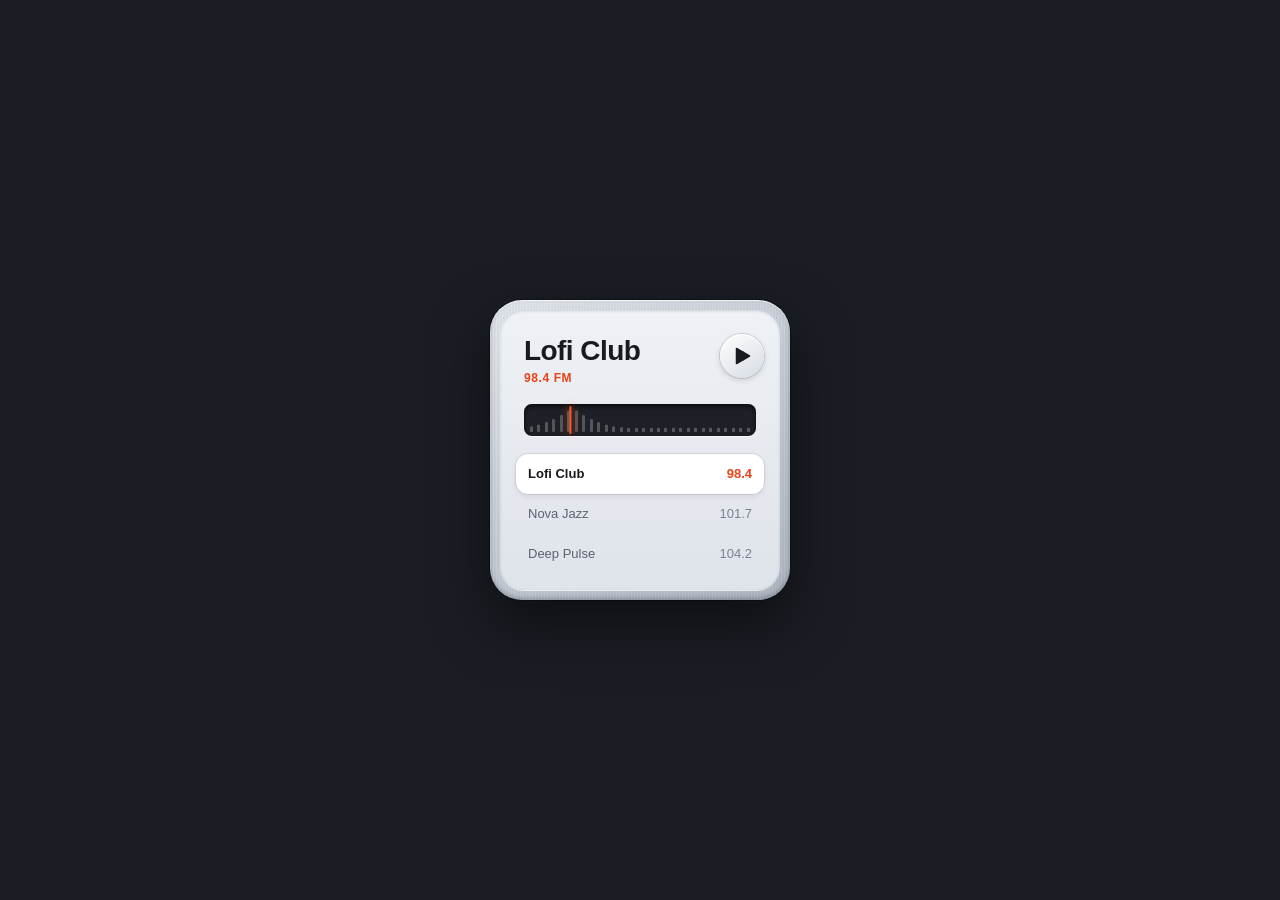
<file: downloads/fm-tactile-radio-pack-v1/03-aluminium-brosse.html>
<!DOCTYPE html>
<html lang="fr">
<head>
  <meta charset="UTF-8">
  <meta name="viewport" content="width=device-width, initial-scale=1.0">
  <title>Widget Radio FM — 03 · Aluminium Brossé</title>
  <style>
    /* Styles de centrage pour l'aperçu autonome (à retirer lors de l'intégration sur votre site) */
    html, body {
      height: 100%;
      margin: 0;
      display: grid;
      place-items: center;
      background: #1a1d24;
    }

    /* ========================================================================
       STYLES DU WIDGET RADIO (CORE + 03 · ALUMINIUM BROSSÉ)
    ========================================================================= */
@property --lvl { syntax: "<number>"; inherits: false; initial-value: 0.2; }

.radio-bg {
  --eq-dur: 800ms;
  --eq-low: 0.4;
  --eq-ease: ease-in-out;
  --tuner-dur: 700ms;
  --tuner-ease: cubic-bezier(0.34, 1.36, 0.64, 1);
  --pill-dur: 250ms;
  --pill-ease: cubic-bezier(0.22, 1, 0.36, 1);
  --text-swap-dur: 150ms;
  --text-swap-translate-y: 4px;
  --text-swap-blur: 2px;
  --text-swap-ease: ease-in-out;
  --ease-smooth-out: cubic-bezier(0.22, 1, 0.36, 1);
  --press-dur: 150ms;
  --press-scale: 0.99;
  --play-pause-dur: 200ms;
  --play-pause-ease: cubic-bezier(0.22, 1, 0.36, 1);

  font-family: -apple-system, BlinkMacSystemFont, "Segoe UI", Roboto, Helvetica, Arial, sans-serif;
  -webkit-font-smoothing: antialiased;
  width: 300px;
  height: 300px;
  padding: 10px;
  border-radius: 32px;
  display: grid;
  place-items: center;
}

:where(.radio-bg), :where(.radio-bg) *, :where(.radio-bg) *::before, :where(.radio-bg) *::after {
  box-sizing: border-box;
  margin: 0;
  padding: 0;
}

:where(.radio-bg) button {
  font: inherit;
  border: 0;
  background: none;
  color: inherit;
  cursor: pointer;
  text-align: left;
  -webkit-tap-highlight-color: transparent;
  touch-action: manipulation;
  -webkit-user-select: none;
  user-select: none;
  -webkit-touch-callout: none;
}

.radio-bg .radio {
  width: 280px;
  height: 280px;
  padding: 16px;
  border-radius: 24px;
  display: flex;
  flex-direction: column;
  justify-content: space-between;
}

.radio-bg .head {
  display: flex;
  align-items: flex-start;
  justify-content: space-between;
  gap: 12px;
  padding: 8px 0 0 8px;
}

.radio-bg .meta { flex: 1; min-width: 0; }

.radio-bg .name {
  font-size: 28px;
  line-height: 34px;
  font-weight: 600;
  letter-spacing: -0.02em;
  white-space: nowrap;
  overflow: hidden;
  text-overflow: ellipsis;
}

.radio-bg .freq {
  font-size: 12px;
  line-height: 16px;
  font-weight: 700;
  letter-spacing: 0.05em;
  font-variant-numeric: tabular-nums;
  margin-top: 2px;
}

.radio-bg .t-text-swap {
  display: inline-block;
  transform: translateY(0);
  filter: blur(0);
  opacity: 1;
  transition: transform var(--text-swap-dur) var(--text-swap-ease), filter var(--text-swap-dur) var(--text-swap-ease), opacity var(--text-swap-dur) var(--text-swap-ease);
}
.radio-bg .t-text-swap.is-soft { --text-swap-translate-y: 0px; }
.radio-bg .t-text-swap.is-exit { transform: translateY(calc(var(--text-swap-translate-y) * -1)); filter: blur(var(--text-swap-blur)); opacity: 0; }
.radio-bg .t-text-swap.is-enter-start { transform: translateY(var(--text-swap-translate-y)); filter: blur(var(--text-swap-blur)); opacity: 0; transition: none; }

.radio-bg .play {
  --press-scale: 0.94;
  flex: none;
  width: 44px;
  height: 44px;
  border-radius: 50%;
  display: grid;
  place-items: center;
  transition: transform var(--press-dur) var(--ease-smooth-out), box-shadow var(--press-dur) var(--ease-smooth-out), color var(--press-dur) var(--ease-smooth-out), background-color var(--press-dur) var(--ease-smooth-out);
}

.radio-bg .play.is-loading { animation: radio-buffer 900ms ease-in-out infinite alternate; }
@keyframes radio-buffer { from { opacity: 0.55; } to { opacity: 1; } }

.radio-bg .play .t-play-pause { width: 24px; height: 24px; }
.radio-bg .play:is(:active, .is-pressed) { transform: scale(var(--press-scale)); }

.radio-bg .list { position: relative; display: flex; flex-direction: column; gap: 0; }

.radio-bg .pill {
  position: absolute;
  left: 0;
  top: 0;
  width: 100%;
  height: 40px;
  border-radius: 12px;
  transform: translateY(0);
  transition: transform var(--pill-dur) var(--pill-ease);
}
.radio-bg .pill.no-anim { transition: none; }

.radio-bg .tuner {
  position: relative;
  height: 32px;
  margin: 0 8px;
  padding: 4px 6px;
  border-radius: 8px;
  display: flex;
  align-items: flex-end;
  justify-content: space-between;
}

.radio-bg .tuner .bar {
  --lvl: 0.2;
  flex: none;
  width: 3px;
  height: 100%;
  border-radius: 2px;
  transform-origin: bottom;
  transform: scaleY(var(--lvl));
  transition: --lvl var(--tuner-dur) var(--tuner-ease);
}

.radio-bg .tuner[data-playing="true"] .bar {
  animation: radio-eq var(--bar-dur, 800ms) var(--eq-ease) infinite alternate;
  animation-delay: var(--bar-delay, 0ms);
}

@keyframes radio-eq {
  from { transform: scaleY(calc(var(--lvl) * var(--eq-low))); }
  to { transform: scaleY(var(--lvl)); }
}

.radio-bg .tuner .needle {
  position: absolute;
  left: 0;
  top: 2px;
  bottom: 2px;
  width: 2px;
  margin-left: -1px;
  border-radius: 2px;
  transform: translateX(0);
  transition: transform var(--tuner-dur) var(--tuner-ease);
}
.radio-bg .tuner .needle.no-anim { transition: none; }

.radio-bg .row {
  --press-scale: 0.99;
  position: relative;
  height: 40px;
  padding: 0 12px;
  border-radius: 12px;
  display: flex;
  align-items: center;
  justify-content: space-between;
  font-size: 13px;
  font-weight: 500;
  line-height: 20px;
  transition: transform var(--press-dur) var(--ease-smooth-out), color var(--press-dur) var(--ease-smooth-out);
}
.radio-bg .row .f { font-variant-numeric: tabular-nums; transition: color var(--press-dur) var(--ease-smooth-out); }
.radio-bg .row:is(:active, .is-pressed) { transform: scale(var(--press-scale)); }

.radio-bg .t-play-pause { display: inline-grid; place-items: center; width: 24px; height: 24px; flex: none; }
.radio-bg .t-play-pause svg { display: block; width: 100%; height: 100%; overflow: visible; }
.radio-bg .t-play-pause path { fill: currentColor; stroke: currentColor; stroke-width: 1.5; stroke-linejoin: round; vector-effect: non-scaling-stroke; transition: d var(--play-pause-dur) var(--play-pause-ease), opacity var(--play-pause-dur) var(--play-pause-ease); }
.radio-bg .t-play-pause .t-pp-pl, .radio-bg .t-play-pause .t-pp-pr, .radio-bg .t-play-pause[data-state="pause"] .t-pp-l, .radio-bg .t-play-pause[data-state="pause"] .t-pp-r { opacity: 0; }
.radio-bg .t-play-pause[data-state="pause"] .t-pp-pl, .radio-bg .t-play-pause[data-state="pause"] .t-pp-pr { opacity: 1; }
@supports (d: path("M0 0")) {
  .radio-bg .t-play-pause .t-pp-pl, .radio-bg .t-play-pause .t-pp-pr { display: none; }
  .radio-bg .t-play-pause .t-pp-l { d: path("M6.5 4.5 13 8.25 13 15.75 6.5 19.5Z"); }
  .radio-bg .t-play-pause .t-pp-r { d: path("M13 8.25 19.5 12 19.5 12 13 15.75Z"); }
  .radio-bg .t-play-pause[data-state="pause"] .t-pp-l { opacity: 1; d: path("M6.5 5 10 5 10 19 6.5 19Z"); }
  .radio-bg .t-play-pause[data-state="pause"] .t-pp-r { opacity: 1; d: path("M14 5 17.5 5 17.5 19 14 19Z"); }
}

@media (prefers-reduced-motion: reduce) {
  .radio-bg .tuner .bar, .radio-bg .tuner .needle, .radio-bg .t-text-swap,
  .radio-bg .pill, .radio-bg .row, .radio-bg .play, .radio-bg .t-play-pause path {
    animation: none !important;
    transition: none !important;
  }
  .radio-bg .row:is(:active, .is-pressed), .radio-bg .play:is(:active, .is-pressed) { transform: none; }
}


/* THÈME 03 : ALUMINIUM BROSSÉ */
.theme-brushed-alu {
  background: repeating-linear-gradient(90deg, rgba(255,255,255,0.04) 0px, rgba(255,255,255,0.04) 1px, rgba(0,0,0,0.03) 1px, rgba(0,0,0,0.03) 3px), linear-gradient(145deg, #e2e6ec 0%, #c5ccd6 50%, #aeb6c2 100%);
  box-shadow: inset 0 1px 1px rgba(255, 255, 255, 0.85), inset 0 -2px 5px rgba(0, 0, 0, 0.25), 0 0 0 1px rgba(0, 0, 0, 0.35), 0 24px 55px rgba(0, 0, 0, 0.5);
  color: #181a1f;
}
.theme-brushed-alu .radio { background: linear-gradient(180deg, #eef1f5 0%, #dfe3ea 100%); box-shadow: inset 0 1px 3px rgba(0, 0, 0, 0.14), 0 1px 0 rgba(255, 255, 255, 0.75); }
.theme-brushed-alu .name { color: #181a1f; }
.theme-brushed-alu .freq { color: #ea4315; }
.theme-brushed-alu .play { color: #181a1f; background: linear-gradient(145deg, #ffffff, #d5dbe3); box-shadow: inset 0 1px 0 rgba(255, 255, 255, 0.9), 0 2px 6px rgba(0, 0, 0, 0.16), 0 0 0 1px rgba(0, 0, 0, 0.12); }
@media (hover: hover) and (pointer: fine) { .theme-brushed-alu .play:hover { color: #ea4315; } }
.theme-brushed-alu .pill { background: #ffffff; box-shadow: 0 2px 6px rgba(0, 0, 0, 0.08), 0 0 0 1px rgba(0, 0, 0, 0.08); }
.theme-brushed-alu .tuner { background: #1d2026; box-shadow: inset 0 2px 5px rgba(0, 0, 0, 0.75), 0 1px 0 rgba(255, 255, 255, 0.8); }
.theme-brushed-alu .tuner .bar { background: rgba(255, 255, 255, 0.24); }
.theme-brushed-alu .tuner[data-playing="true"] .bar { background: linear-gradient(to top, #ea4315, #ff8a65); }
.theme-brushed-alu .tuner .needle { background: #ff5722; box-shadow: 0 0 8px rgba(255, 87, 34, 0.9); }
.theme-brushed-alu .row { color: #5c6370; }
.theme-brushed-alu .row[aria-checked="true"] { color: #181a1f; font-weight: 600; }
.theme-brushed-alu .row .f { color: #7a8291; }
.theme-brushed-alu .row[aria-checked="true"] .f { color: #ea4315; font-weight: 700; }
@media (hover: hover) and (pointer: fine) { .theme-brushed-alu .row:hover { color: #181a1f; } }
.theme-brushed-alu button:focus-visible { outline: 2px solid #ea4315; outline-offset: 2px; }
  </style>
</head>
<body>

<!-- DÉBUT DU WIDGET RADIO (03 · Aluminium Brossé) -->
<div class="radio-bg theme-brushed-alu">
  <div class="radio" role="group" aria-label="Radio 03 · Aluminium Brossé">
    <div class="head">
      <div class="meta">
        <h2 class="name"><span class="t-text-swap is-soft" data-name>Lofi Club</span></h2>
        <p class="freq"><span class="t-text-swap is-soft" data-freq>98.4 FM</span></p>
      </div>
      <button type="button" class="play" data-play aria-label="Lecture">
        <span class="t-play-pause" data-state="play" aria-hidden="true">
          <svg viewBox="0 0 24 24">
            <path class="t-pp-l" d="M6.5 4.5 13 8.25 13 15.75 6.5 19.5Z"/>
            <path class="t-pp-r" d="M13 8.25 19.5 12 19.5 12 13 15.75Z"/>
            <path class="t-pp-pl" d="M6.5 5 10 5 10 19 6.5 19Z"/>
            <path class="t-pp-pr" d="M14 5 17.5 5 17.5 19 14 19Z"/>
          </svg>
        </span>
      </button>
    </div>

    <div class="tuner" data-tuner aria-hidden="true">
      <span class="needle" data-needle></span>
    </div>

    <div class="list" role="radiogroup" aria-label="Stations">
      <span class="pill" data-pill aria-hidden="true"></span>
      <button type="button" class="row" role="radio" aria-checked="true" data-name="Lofi Club" data-freq="98.4 FM" data-stream="https://ice1.somafm.com/groovesalad-128-mp3">
        <span>Lofi Club</span><span class="f">98.4</span>
      </button>
      <button type="button" class="row" role="radio" aria-checked="false" data-name="Nova Jazz" data-freq="101.7 FM" data-stream="https://ice1.somafm.com/sonicuniverse-128-mp3">
        <span>Nova Jazz</span><span class="f">101.7</span>
      </button>
      <button type="button" class="row" role="radio" aria-checked="false" data-name="Deep Pulse" data-freq="104.2 FM" data-stream="https://ice1.somafm.com/deepspaceone-128-mp3">
        <span>Deep Pulse</span><span class="f">104.2</span>
      </button>
    </div>

    <audio preload="none" data-audio></audio>
  </div>
</div>
<!-- FIN DU WIDGET RADIO -->

  <script>
(function () {
  if (window.__radioWidgetInit) return;
  window.__radioWidgetInit = true;

  var widgets = Array.prototype.slice.call(document.querySelectorAll('.radio'));
  var instances = [];

  widgets.forEach(function (root) {
    var rows = Array.prototype.slice.call(root.querySelectorAll('.row'));
    var pill = root.querySelector('[data-pill]');
    var play = root.querySelector('[data-play]');
    var icon = root.querySelector('.t-play-pause');
    var nameEl = root.querySelector('[data-name]');
    var freqEl = root.querySelector('[data-freq]');
    var tuner = root.querySelector('[data-tuner]');
    var needle = root.querySelector('[data-needle]');
    var audio = root.querySelector('[data-audio]');
    var swapMs = parseFloat(getComputedStyle(root).getPropertyValue('--text-swap-dur')) || 150;

    var current = 0, playing = false;
    var bars = [], N = 30;

    for (var b = 0; b < N; b++) {
      var s = document.createElement('span');
      s.className = 'bar';
      s.style.setProperty('--bar-dur', (500 + (b * 53) % 400) + 'ms');
      s.style.setProperty('--bar-delay', (-((b * 137) % 800)) + 'ms');
      tuner.insertBefore(s, needle);
      bars.push(s);
    }

    function tune(i, instant) {
      var f = parseFloat(rows[i].dataset.freq);
      var p = Math.max(0, Math.min(1, (f - 96) / 12));
      bars.forEach(function (bar, k) {
        var prox = Math.max(0, 1 - Math.abs((k + 0.5) / N - p) / 0.25);
        bar.style.setProperty('--lvl', (0.18 + 0.82 * prox * prox).toFixed(3));
      });
      if (instant) needle.classList.add('no-anim');
      needle.style.transform = 'translateX(' + (p * tuner.offsetWidth) + 'px)';
      if (instant) { void needle.offsetHeight; needle.classList.remove('no-anim'); }
    }

    function place(i, instant) {
      if (instant) pill.classList.add('no-anim');
      pill.style.transform = 'translateY(' + (rows[i].offsetTop) + 'px)';
      if (instant) { void pill.offsetHeight; pill.classList.remove('no-anim'); }
    }

    function swap(el, next) {
      if (el.textContent === next) return;
      el.classList.add('is-exit');
      setTimeout(function () {
        el.textContent = next;
        el.classList.remove('is-exit');
        el.classList.add('is-enter-start');
        void el.offsetHeight;
        el.classList.remove('is-enter-start');
      }, swapMs);
    }

    function syncUI(v) {
      playing = v;
      tuner.setAttribute('data-playing', v ? 'true' : 'false');
      icon.setAttribute('data-state', v ? 'pause' : 'play');
      play.setAttribute('aria-label', v ? 'Pause' : 'Lecture');
      if (!v) play.classList.remove('is-loading');
    }

    function loadAndPlay(index) {
      var url = rows[index].dataset.stream;
      if (!url) return;

      instances.forEach(function (inst) {
        if (inst !== api) inst.pause();
      });

      play.classList.add('is-loading');
      syncUI(true);

      if (audio.src !== url) {
        audio.src = url;
      }
      var promise = audio.play();
      if (promise !== undefined) {
        promise.then(function () {
          play.classList.remove('is-loading');
        }).catch(function () {
          syncUI(false);
        });
      }
    }

    function stopAudio() {
      syncUI(false);
      audio.pause();
      audio.removeAttribute('src');
      audio.load();
    }

    function setPlaying(v) {
      if (v) {
        loadAndPlay(current);
      } else {
        stopAudio();
      }
    }

    function select(i) {
      if (i === current) {
        if (!playing) setPlaying(true);
        return;
      }
      current = i;
      rows.forEach(function (r, k) {
        r.setAttribute('aria-checked', k === i ? 'true' : 'false');
        r.tabIndex = k === i ? 0 : -1;
      });
      place(i, false);
      tune(i, false);
      swap(nameEl, rows[i].dataset.name);
      swap(freqEl, rows[i].dataset.freq);
      loadAndPlay(i);
    }

    audio.addEventListener('playing', function () { play.classList.remove('is-loading'); });
    audio.addEventListener('waiting', function () { if (playing) play.classList.add('is-loading'); });
    audio.addEventListener('error', function () { syncUI(false); });

    rows.forEach(function (r, k) {
      r.tabIndex = k === 0 ? 0 : -1;
      r.addEventListener('click', function () { select(k); });
      r.addEventListener('keydown', function (e) {
        var d = e.key === 'ArrowDown' || e.key === 'ArrowRight' ? 1 : e.key === 'ArrowUp' || e.key === 'ArrowLeft' ? -1 : 0;
        if (!d) return;
        e.preventDefault();
        var n = (k + d + rows.length) % rows.length;
        select(n);
        rows[n].focus();
      });
    });

    play.addEventListener('click', function () { setPlaying(!playing); });
    place(0, true);
    tune(0, true);
    window.addEventListener('load', function () { place(current, true); tune(current, true); });
    window.addEventListener('resize', function () { place(current, true); tune(current, true); });

    var api = { pause: stopAudio };
    instances.push(api);
  });

  // Retour tactile mobile
  var min = 150;
  document.addEventListener('pointerdown', function (e) {
    if (e.pointerType === 'mouse') return;
    var el = e.target && e.target.closest && e.target.closest('.radio-bg button');
    if (!el || el.disabled) return;
    var t0 = performance.now();
    clearTimeout(el._tPress);
    el.classList.add('is-pressed');
    function up() {
      document.removeEventListener('pointerup', up, true);
      document.removeEventListener('pointercancel', up, true);
      el._tPress = setTimeout(function () { el.classList.remove('is-pressed'); }, Math.max(0, min - (performance.now() - t0)));
    }
    document.addEventListener('pointerup', up, true);
    document.addEventListener('pointercancel', up, true);
  }, { passive: true });
})();

  </script>
</body>
</html>
</file>
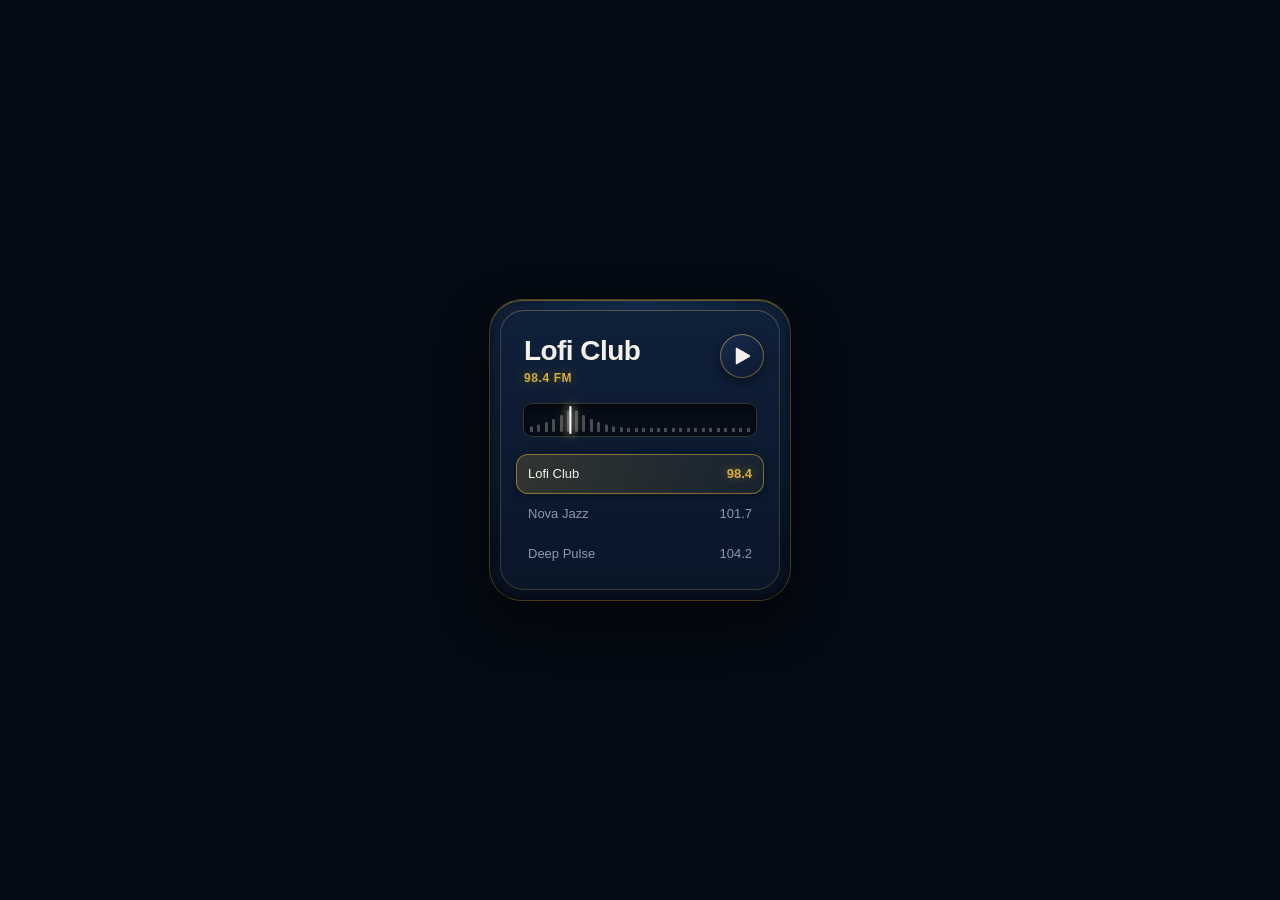
<file: downloads/fm-tactile-radio-pack-v1/04-bleu-marine-laiton.html>
<!DOCTYPE html>
<html lang="fr">
<head>
  <meta charset="UTF-8">
  <meta name="viewport" content="width=device-width, initial-scale=1.0">
  <title>Widget Radio FM — 04 · Bleu Marine & Laiton</title>
  <style>
    /* Styles de centrage pour l'aperçu autonome (à retirer lors de l'intégration sur votre site) */
    html, body {
      height: 100%;
      margin: 0;
      display: grid;
      place-items: center;
      background: #050b14;
    }

    /* ========================================================================
       STYLES DU WIDGET RADIO (CORE + 04 · BLEU MARINE & LAITON)
    ========================================================================= */
@property --lvl { syntax: "<number>"; inherits: false; initial-value: 0.2; }

.radio-bg {
  --eq-dur: 800ms;
  --eq-low: 0.4;
  --eq-ease: ease-in-out;
  --tuner-dur: 700ms;
  --tuner-ease: cubic-bezier(0.34, 1.36, 0.64, 1);
  --pill-dur: 250ms;
  --pill-ease: cubic-bezier(0.22, 1, 0.36, 1);
  --text-swap-dur: 150ms;
  --text-swap-translate-y: 4px;
  --text-swap-blur: 2px;
  --text-swap-ease: ease-in-out;
  --ease-smooth-out: cubic-bezier(0.22, 1, 0.36, 1);
  --press-dur: 150ms;
  --press-scale: 0.99;
  --play-pause-dur: 200ms;
  --play-pause-ease: cubic-bezier(0.22, 1, 0.36, 1);

  font-family: -apple-system, BlinkMacSystemFont, "Segoe UI", Roboto, Helvetica, Arial, sans-serif;
  -webkit-font-smoothing: antialiased;
  width: 300px;
  height: 300px;
  padding: 10px;
  border-radius: 32px;
  display: grid;
  place-items: center;
}

:where(.radio-bg), :where(.radio-bg) *, :where(.radio-bg) *::before, :where(.radio-bg) *::after {
  box-sizing: border-box;
  margin: 0;
  padding: 0;
}

:where(.radio-bg) button {
  font: inherit;
  border: 0;
  background: none;
  color: inherit;
  cursor: pointer;
  text-align: left;
  -webkit-tap-highlight-color: transparent;
  touch-action: manipulation;
  -webkit-user-select: none;
  user-select: none;
  -webkit-touch-callout: none;
}

.radio-bg .radio {
  width: 280px;
  height: 280px;
  padding: 16px;
  border-radius: 24px;
  display: flex;
  flex-direction: column;
  justify-content: space-between;
}

.radio-bg .head {
  display: flex;
  align-items: flex-start;
  justify-content: space-between;
  gap: 12px;
  padding: 8px 0 0 8px;
}

.radio-bg .meta { flex: 1; min-width: 0; }

.radio-bg .name {
  font-size: 28px;
  line-height: 34px;
  font-weight: 600;
  letter-spacing: -0.02em;
  white-space: nowrap;
  overflow: hidden;
  text-overflow: ellipsis;
}

.radio-bg .freq {
  font-size: 12px;
  line-height: 16px;
  font-weight: 700;
  letter-spacing: 0.05em;
  font-variant-numeric: tabular-nums;
  margin-top: 2px;
}

.radio-bg .t-text-swap {
  display: inline-block;
  transform: translateY(0);
  filter: blur(0);
  opacity: 1;
  transition: transform var(--text-swap-dur) var(--text-swap-ease), filter var(--text-swap-dur) var(--text-swap-ease), opacity var(--text-swap-dur) var(--text-swap-ease);
}
.radio-bg .t-text-swap.is-soft { --text-swap-translate-y: 0px; }
.radio-bg .t-text-swap.is-exit { transform: translateY(calc(var(--text-swap-translate-y) * -1)); filter: blur(var(--text-swap-blur)); opacity: 0; }
.radio-bg .t-text-swap.is-enter-start { transform: translateY(var(--text-swap-translate-y)); filter: blur(var(--text-swap-blur)); opacity: 0; transition: none; }

.radio-bg .play {
  --press-scale: 0.94;
  flex: none;
  width: 44px;
  height: 44px;
  border-radius: 50%;
  display: grid;
  place-items: center;
  transition: transform var(--press-dur) var(--ease-smooth-out), box-shadow var(--press-dur) var(--ease-smooth-out), color var(--press-dur) var(--ease-smooth-out), background-color var(--press-dur) var(--ease-smooth-out);
}

.radio-bg .play.is-loading { animation: radio-buffer 900ms ease-in-out infinite alternate; }
@keyframes radio-buffer { from { opacity: 0.55; } to { opacity: 1; } }

.radio-bg .play .t-play-pause { width: 24px; height: 24px; }
.radio-bg .play:is(:active, .is-pressed) { transform: scale(var(--press-scale)); }

.radio-bg .list { position: relative; display: flex; flex-direction: column; gap: 0; }

.radio-bg .pill {
  position: absolute;
  left: 0;
  top: 0;
  width: 100%;
  height: 40px;
  border-radius: 12px;
  transform: translateY(0);
  transition: transform var(--pill-dur) var(--pill-ease);
}
.radio-bg .pill.no-anim { transition: none; }

.radio-bg .tuner {
  position: relative;
  height: 32px;
  margin: 0 8px;
  padding: 4px 6px;
  border-radius: 8px;
  display: flex;
  align-items: flex-end;
  justify-content: space-between;
}

.radio-bg .tuner .bar {
  --lvl: 0.2;
  flex: none;
  width: 3px;
  height: 100%;
  border-radius: 2px;
  transform-origin: bottom;
  transform: scaleY(var(--lvl));
  transition: --lvl var(--tuner-dur) var(--tuner-ease);
}

.radio-bg .tuner[data-playing="true"] .bar {
  animation: radio-eq var(--bar-dur, 800ms) var(--eq-ease) infinite alternate;
  animation-delay: var(--bar-delay, 0ms);
}

@keyframes radio-eq {
  from { transform: scaleY(calc(var(--lvl) * var(--eq-low))); }
  to { transform: scaleY(var(--lvl)); }
}

.radio-bg .tuner .needle {
  position: absolute;
  left: 0;
  top: 2px;
  bottom: 2px;
  width: 2px;
  margin-left: -1px;
  border-radius: 2px;
  transform: translateX(0);
  transition: transform var(--tuner-dur) var(--tuner-ease);
}
.radio-bg .tuner .needle.no-anim { transition: none; }

.radio-bg .row {
  --press-scale: 0.99;
  position: relative;
  height: 40px;
  padding: 0 12px;
  border-radius: 12px;
  display: flex;
  align-items: center;
  justify-content: space-between;
  font-size: 13px;
  font-weight: 500;
  line-height: 20px;
  transition: transform var(--press-dur) var(--ease-smooth-out), color var(--press-dur) var(--ease-smooth-out);
}
.radio-bg .row .f { font-variant-numeric: tabular-nums; transition: color var(--press-dur) var(--ease-smooth-out); }
.radio-bg .row:is(:active, .is-pressed) { transform: scale(var(--press-scale)); }

.radio-bg .t-play-pause { display: inline-grid; place-items: center; width: 24px; height: 24px; flex: none; }
.radio-bg .t-play-pause svg { display: block; width: 100%; height: 100%; overflow: visible; }
.radio-bg .t-play-pause path { fill: currentColor; stroke: currentColor; stroke-width: 1.5; stroke-linejoin: round; vector-effect: non-scaling-stroke; transition: d var(--play-pause-dur) var(--play-pause-ease), opacity var(--play-pause-dur) var(--play-pause-ease); }
.radio-bg .t-play-pause .t-pp-pl, .radio-bg .t-play-pause .t-pp-pr, .radio-bg .t-play-pause[data-state="pause"] .t-pp-l, .radio-bg .t-play-pause[data-state="pause"] .t-pp-r { opacity: 0; }
.radio-bg .t-play-pause[data-state="pause"] .t-pp-pl, .radio-bg .t-play-pause[data-state="pause"] .t-pp-pr { opacity: 1; }
@supports (d: path("M0 0")) {
  .radio-bg .t-play-pause .t-pp-pl, .radio-bg .t-play-pause .t-pp-pr { display: none; }
  .radio-bg .t-play-pause .t-pp-l { d: path("M6.5 4.5 13 8.25 13 15.75 6.5 19.5Z"); }
  .radio-bg .t-play-pause .t-pp-r { d: path("M13 8.25 19.5 12 19.5 12 13 15.75Z"); }
  .radio-bg .t-play-pause[data-state="pause"] .t-pp-l { opacity: 1; d: path("M6.5 5 10 5 10 19 6.5 19Z"); }
  .radio-bg .t-play-pause[data-state="pause"] .t-pp-r { opacity: 1; d: path("M14 5 17.5 5 17.5 19 14 19Z"); }
}

@media (prefers-reduced-motion: reduce) {
  .radio-bg .tuner .bar, .radio-bg .tuner .needle, .radio-bg .t-text-swap,
  .radio-bg .pill, .radio-bg .row, .radio-bg .play, .radio-bg .t-play-pause path {
    animation: none !important;
    transition: none !important;
  }
  .radio-bg .row:is(:active, .is-pressed), .radio-bg .play:is(:active, .is-pressed) { transform: none; }
}


/* THÈME 04 : BLEU MARINE & LAITON */
.theme-navy-brass {
  background: radial-gradient(circle at 50% 0%, #14294a 0%, #071120 85%);
  box-shadow: inset 0 1px 0 0 rgba(212, 175, 55, 0.45), inset 0 -2px 6px rgba(0, 0, 0, 0.5), 0 0 0 1px rgba(212, 175, 55, 0.32), 0 20px 50px rgba(0, 0, 0, 0.65);
  color: #f4f1ea;
}
.theme-navy-brass .radio { background: linear-gradient(180deg, #0f203a 0%, #0a1628 100%); box-shadow: inset 0 0 0 1px rgba(212, 175, 55, 0.22), inset 0 1px 0 0 rgba(244, 241, 234, 0.12); }
.theme-navy-brass .name { color: #f4f1ea; }
.theme-navy-brass .freq { color: #d4af37; text-shadow: 0 0 12px rgba(212, 175, 55, 0.45); }
.theme-navy-brass .play { color: #f4f1ea; background: linear-gradient(145deg, #162c4e, #0b182c); box-shadow: inset 0 0 0 1px rgba(212, 175, 55, 0.48), inset 0 1px 0 rgba(244, 241, 234, 0.15), 0 4px 12px rgba(0, 0, 0, 0.45); }
@media (hover: hover) and (pointer: fine) { .theme-navy-brass .play:hover { color: #d4af37; box-shadow: inset 0 0 0 1px #d4af37, 0 0 16px rgba(212, 175, 55, 0.3); } }
.theme-navy-brass .pill { background: linear-gradient(90deg, rgba(212, 175, 55, 0.18) 0%, rgba(212, 175, 55, 0.06) 100%); box-shadow: inset 0 0 0 1px rgba(212, 175, 55, 0.55), 0 2px 10px rgba(0, 0, 0, 0.35); }
.theme-navy-brass .tuner { background: #060d18; box-shadow: inset 0 2px 6px rgba(0, 0, 0, 0.75), 0 0 0 1px rgba(212, 175, 55, 0.18); }
.theme-navy-brass .tuner .bar { background: rgba(244, 241, 234, 0.28); }
.theme-navy-brass .tuner[data-playing="true"] .bar { background: linear-gradient(to top, #d4af37, #fff7df); }
.theme-navy-brass .tuner .needle { background: #ffffff; box-shadow: 0 0 8px #ffffff, 0 0 14px #d4af37; }
.theme-navy-brass .row { color: #8899b2; }
.theme-navy-brass .row[aria-checked="true"] { color: #f4f1ea; }
.theme-navy-brass .row .f { color: #8899b2; }
.theme-navy-brass .row[aria-checked="true"] .f { color: #d4af37; font-weight: 600; text-shadow: 0 0 10px rgba(212, 175, 55, 0.45); }
@media (hover: hover) and (pointer: fine) { .theme-navy-brass .row:hover { color: #f4f1ea; } }
.theme-navy-brass button:focus-visible { outline: 2px solid #d4af37; outline-offset: 2px; }
  </style>
</head>
<body>

<!-- DÉBUT DU WIDGET RADIO (04 · Bleu Marine & Laiton) -->
<div class="radio-bg theme-navy-brass">
  <div class="radio" role="group" aria-label="Radio 04 · Bleu Marine & Laiton">
    <div class="head">
      <div class="meta">
        <h2 class="name"><span class="t-text-swap is-soft" data-name>Lofi Club</span></h2>
        <p class="freq"><span class="t-text-swap is-soft" data-freq>98.4 FM</span></p>
      </div>
      <button type="button" class="play" data-play aria-label="Lecture">
        <span class="t-play-pause" data-state="play" aria-hidden="true">
          <svg viewBox="0 0 24 24">
            <path class="t-pp-l" d="M6.5 4.5 13 8.25 13 15.75 6.5 19.5Z"/>
            <path class="t-pp-r" d="M13 8.25 19.5 12 19.5 12 13 15.75Z"/>
            <path class="t-pp-pl" d="M6.5 5 10 5 10 19 6.5 19Z"/>
            <path class="t-pp-pr" d="M14 5 17.5 5 17.5 19 14 19Z"/>
          </svg>
        </span>
      </button>
    </div>

    <div class="tuner" data-tuner aria-hidden="true">
      <span class="needle" data-needle></span>
    </div>

    <div class="list" role="radiogroup" aria-label="Stations">
      <span class="pill" data-pill aria-hidden="true"></span>
      <button type="button" class="row" role="radio" aria-checked="true" data-name="Lofi Club" data-freq="98.4 FM" data-stream="https://ice1.somafm.com/groovesalad-128-mp3">
        <span>Lofi Club</span><span class="f">98.4</span>
      </button>
      <button type="button" class="row" role="radio" aria-checked="false" data-name="Nova Jazz" data-freq="101.7 FM" data-stream="https://ice1.somafm.com/sonicuniverse-128-mp3">
        <span>Nova Jazz</span><span class="f">101.7</span>
      </button>
      <button type="button" class="row" role="radio" aria-checked="false" data-name="Deep Pulse" data-freq="104.2 FM" data-stream="https://ice1.somafm.com/deepspaceone-128-mp3">
        <span>Deep Pulse</span><span class="f">104.2</span>
      </button>
    </div>

    <audio preload="none" data-audio></audio>
  </div>
</div>
<!-- FIN DU WIDGET RADIO -->

  <script>
(function () {
  if (window.__radioWidgetInit) return;
  window.__radioWidgetInit = true;

  var widgets = Array.prototype.slice.call(document.querySelectorAll('.radio'));
  var instances = [];

  widgets.forEach(function (root) {
    var rows = Array.prototype.slice.call(root.querySelectorAll('.row'));
    var pill = root.querySelector('[data-pill]');
    var play = root.querySelector('[data-play]');
    var icon = root.querySelector('.t-play-pause');
    var nameEl = root.querySelector('[data-name]');
    var freqEl = root.querySelector('[data-freq]');
    var tuner = root.querySelector('[data-tuner]');
    var needle = root.querySelector('[data-needle]');
    var audio = root.querySelector('[data-audio]');
    var swapMs = parseFloat(getComputedStyle(root).getPropertyValue('--text-swap-dur')) || 150;

    var current = 0, playing = false;
    var bars = [], N = 30;

    for (var b = 0; b < N; b++) {
      var s = document.createElement('span');
      s.className = 'bar';
      s.style.setProperty('--bar-dur', (500 + (b * 53) % 400) + 'ms');
      s.style.setProperty('--bar-delay', (-((b * 137) % 800)) + 'ms');
      tuner.insertBefore(s, needle);
      bars.push(s);
    }

    function tune(i, instant) {
      var f = parseFloat(rows[i].dataset.freq);
      var p = Math.max(0, Math.min(1, (f - 96) / 12));
      bars.forEach(function (bar, k) {
        var prox = Math.max(0, 1 - Math.abs((k + 0.5) / N - p) / 0.25);
        bar.style.setProperty('--lvl', (0.18 + 0.82 * prox * prox).toFixed(3));
      });
      if (instant) needle.classList.add('no-anim');
      needle.style.transform = 'translateX(' + (p * tuner.offsetWidth) + 'px)';
      if (instant) { void needle.offsetHeight; needle.classList.remove('no-anim'); }
    }

    function place(i, instant) {
      if (instant) pill.classList.add('no-anim');
      pill.style.transform = 'translateY(' + (rows[i].offsetTop) + 'px)';
      if (instant) { void pill.offsetHeight; pill.classList.remove('no-anim'); }
    }

    function swap(el, next) {
      if (el.textContent === next) return;
      el.classList.add('is-exit');
      setTimeout(function () {
        el.textContent = next;
        el.classList.remove('is-exit');
        el.classList.add('is-enter-start');
        void el.offsetHeight;
        el.classList.remove('is-enter-start');
      }, swapMs);
    }

    function syncUI(v) {
      playing = v;
      tuner.setAttribute('data-playing', v ? 'true' : 'false');
      icon.setAttribute('data-state', v ? 'pause' : 'play');
      play.setAttribute('aria-label', v ? 'Pause' : 'Lecture');
      if (!v) play.classList.remove('is-loading');
    }

    function loadAndPlay(index) {
      var url = rows[index].dataset.stream;
      if (!url) return;

      instances.forEach(function (inst) {
        if (inst !== api) inst.pause();
      });

      play.classList.add('is-loading');
      syncUI(true);

      if (audio.src !== url) {
        audio.src = url;
      }
      var promise = audio.play();
      if (promise !== undefined) {
        promise.then(function () {
          play.classList.remove('is-loading');
        }).catch(function () {
          syncUI(false);
        });
      }
    }

    function stopAudio() {
      syncUI(false);
      audio.pause();
      audio.removeAttribute('src');
      audio.load();
    }

    function setPlaying(v) {
      if (v) {
        loadAndPlay(current);
      } else {
        stopAudio();
      }
    }

    function select(i) {
      if (i === current) {
        if (!playing) setPlaying(true);
        return;
      }
      current = i;
      rows.forEach(function (r, k) {
        r.setAttribute('aria-checked', k === i ? 'true' : 'false');
        r.tabIndex = k === i ? 0 : -1;
      });
      place(i, false);
      tune(i, false);
      swap(nameEl, rows[i].dataset.name);
      swap(freqEl, rows[i].dataset.freq);
      loadAndPlay(i);
    }

    audio.addEventListener('playing', function () { play.classList.remove('is-loading'); });
    audio.addEventListener('waiting', function () { if (playing) play.classList.add('is-loading'); });
    audio.addEventListener('error', function () { syncUI(false); });

    rows.forEach(function (r, k) {
      r.tabIndex = k === 0 ? 0 : -1;
      r.addEventListener('click', function () { select(k); });
      r.addEventListener('keydown', function (e) {
        var d = e.key === 'ArrowDown' || e.key === 'ArrowRight' ? 1 : e.key === 'ArrowUp' || e.key === 'ArrowLeft' ? -1 : 0;
        if (!d) return;
        e.preventDefault();
        var n = (k + d + rows.length) % rows.length;
        select(n);
        rows[n].focus();
      });
    });

    play.addEventListener('click', function () { setPlaying(!playing); });
    place(0, true);
    tune(0, true);
    window.addEventListener('load', function () { place(current, true); tune(current, true); });
    window.addEventListener('resize', function () { place(current, true); tune(current, true); });

    var api = { pause: stopAudio };
    instances.push(api);
  });

  // Retour tactile mobile
  var min = 150;
  document.addEventListener('pointerdown', function (e) {
    if (e.pointerType === 'mouse') return;
    var el = e.target && e.target.closest && e.target.closest('.radio-bg button');
    if (!el || el.disabled) return;
    var t0 = performance.now();
    clearTimeout(el._tPress);
    el.classList.add('is-pressed');
    function up() {
      document.removeEventListener('pointerup', up, true);
      document.removeEventListener('pointercancel', up, true);
      el._tPress = setTimeout(function () { el.classList.remove('is-pressed'); }, Math.max(0, min - (performance.now() - t0)));
    }
    document.addEventListener('pointerup', up, true);
    document.addEventListener('pointercancel', up, true);
  }, { passive: true });
})();

  </script>
</body>
</html>
</file>
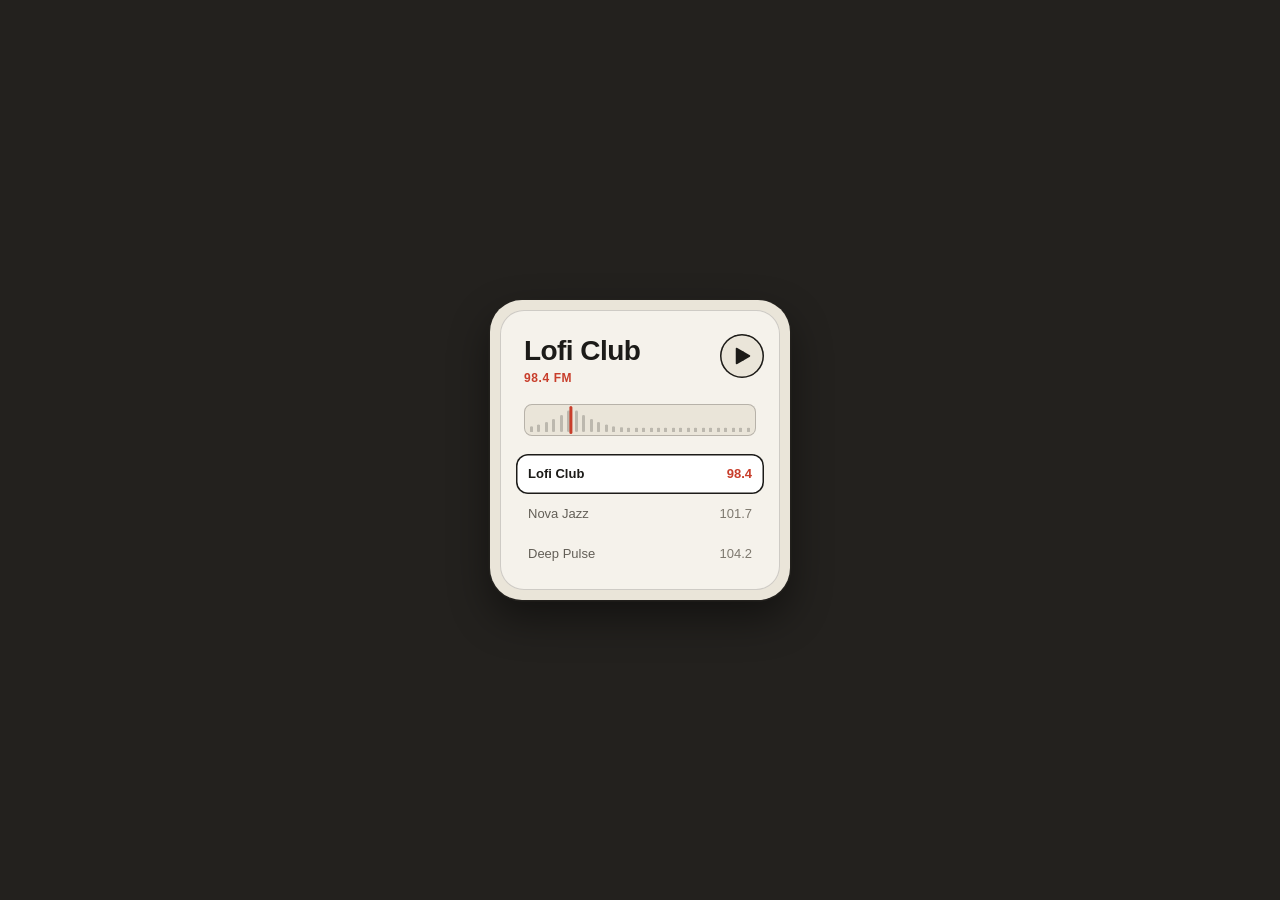
<file: downloads/fm-tactile-radio-pack-v1/05-papier-e-ink.html>
<!DOCTYPE html>
<html lang="fr">
<head>
  <meta charset="UTF-8">
  <meta name="viewport" content="width=device-width, initial-scale=1.0">
  <title>Widget Radio FM — 05 · Papier E-Ink & Encre</title>
  <style>
    /* Styles de centrage pour l'aperçu autonome (à retirer lors de l'intégration sur votre site) */
    html, body {
      height: 100%;
      margin: 0;
      display: grid;
      place-items: center;
      background: #23211e;
    }

    /* ========================================================================
       STYLES DU WIDGET RADIO (CORE + 05 · PAPIER E-INK & ENCRE)
    ========================================================================= */
@property --lvl { syntax: "<number>"; inherits: false; initial-value: 0.2; }

.radio-bg {
  --eq-dur: 800ms;
  --eq-low: 0.4;
  --eq-ease: ease-in-out;
  --tuner-dur: 700ms;
  --tuner-ease: cubic-bezier(0.34, 1.36, 0.64, 1);
  --pill-dur: 250ms;
  --pill-ease: cubic-bezier(0.22, 1, 0.36, 1);
  --text-swap-dur: 150ms;
  --text-swap-translate-y: 4px;
  --text-swap-blur: 2px;
  --text-swap-ease: ease-in-out;
  --ease-smooth-out: cubic-bezier(0.22, 1, 0.36, 1);
  --press-dur: 150ms;
  --press-scale: 0.99;
  --play-pause-dur: 200ms;
  --play-pause-ease: cubic-bezier(0.22, 1, 0.36, 1);

  font-family: -apple-system, BlinkMacSystemFont, "Segoe UI", Roboto, Helvetica, Arial, sans-serif;
  -webkit-font-smoothing: antialiased;
  width: 300px;
  height: 300px;
  padding: 10px;
  border-radius: 32px;
  display: grid;
  place-items: center;
}

:where(.radio-bg), :where(.radio-bg) *, :where(.radio-bg) *::before, :where(.radio-bg) *::after {
  box-sizing: border-box;
  margin: 0;
  padding: 0;
}

:where(.radio-bg) button {
  font: inherit;
  border: 0;
  background: none;
  color: inherit;
  cursor: pointer;
  text-align: left;
  -webkit-tap-highlight-color: transparent;
  touch-action: manipulation;
  -webkit-user-select: none;
  user-select: none;
  -webkit-touch-callout: none;
}

.radio-bg .radio {
  width: 280px;
  height: 280px;
  padding: 16px;
  border-radius: 24px;
  display: flex;
  flex-direction: column;
  justify-content: space-between;
}

.radio-bg .head {
  display: flex;
  align-items: flex-start;
  justify-content: space-between;
  gap: 12px;
  padding: 8px 0 0 8px;
}

.radio-bg .meta { flex: 1; min-width: 0; }

.radio-bg .name {
  font-size: 28px;
  line-height: 34px;
  font-weight: 600;
  letter-spacing: -0.02em;
  white-space: nowrap;
  overflow: hidden;
  text-overflow: ellipsis;
}

.radio-bg .freq {
  font-size: 12px;
  line-height: 16px;
  font-weight: 700;
  letter-spacing: 0.05em;
  font-variant-numeric: tabular-nums;
  margin-top: 2px;
}

.radio-bg .t-text-swap {
  display: inline-block;
  transform: translateY(0);
  filter: blur(0);
  opacity: 1;
  transition: transform var(--text-swap-dur) var(--text-swap-ease), filter var(--text-swap-dur) var(--text-swap-ease), opacity var(--text-swap-dur) var(--text-swap-ease);
}
.radio-bg .t-text-swap.is-soft { --text-swap-translate-y: 0px; }
.radio-bg .t-text-swap.is-exit { transform: translateY(calc(var(--text-swap-translate-y) * -1)); filter: blur(var(--text-swap-blur)); opacity: 0; }
.radio-bg .t-text-swap.is-enter-start { transform: translateY(var(--text-swap-translate-y)); filter: blur(var(--text-swap-blur)); opacity: 0; transition: none; }

.radio-bg .play {
  --press-scale: 0.94;
  flex: none;
  width: 44px;
  height: 44px;
  border-radius: 50%;
  display: grid;
  place-items: center;
  transition: transform var(--press-dur) var(--ease-smooth-out), box-shadow var(--press-dur) var(--ease-smooth-out), color var(--press-dur) var(--ease-smooth-out), background-color var(--press-dur) var(--ease-smooth-out);
}

.radio-bg .play.is-loading { animation: radio-buffer 900ms ease-in-out infinite alternate; }
@keyframes radio-buffer { from { opacity: 0.55; } to { opacity: 1; } }

.radio-bg .play .t-play-pause { width: 24px; height: 24px; }
.radio-bg .play:is(:active, .is-pressed) { transform: scale(var(--press-scale)); }

.radio-bg .list { position: relative; display: flex; flex-direction: column; gap: 0; }

.radio-bg .pill {
  position: absolute;
  left: 0;
  top: 0;
  width: 100%;
  height: 40px;
  border-radius: 12px;
  transform: translateY(0);
  transition: transform var(--pill-dur) var(--pill-ease);
}
.radio-bg .pill.no-anim { transition: none; }

.radio-bg .tuner {
  position: relative;
  height: 32px;
  margin: 0 8px;
  padding: 4px 6px;
  border-radius: 8px;
  display: flex;
  align-items: flex-end;
  justify-content: space-between;
}

.radio-bg .tuner .bar {
  --lvl: 0.2;
  flex: none;
  width: 3px;
  height: 100%;
  border-radius: 2px;
  transform-origin: bottom;
  transform: scaleY(var(--lvl));
  transition: --lvl var(--tuner-dur) var(--tuner-ease);
}

.radio-bg .tuner[data-playing="true"] .bar {
  animation: radio-eq var(--bar-dur, 800ms) var(--eq-ease) infinite alternate;
  animation-delay: var(--bar-delay, 0ms);
}

@keyframes radio-eq {
  from { transform: scaleY(calc(var(--lvl) * var(--eq-low))); }
  to { transform: scaleY(var(--lvl)); }
}

.radio-bg .tuner .needle {
  position: absolute;
  left: 0;
  top: 2px;
  bottom: 2px;
  width: 2px;
  margin-left: -1px;
  border-radius: 2px;
  transform: translateX(0);
  transition: transform var(--tuner-dur) var(--tuner-ease);
}
.radio-bg .tuner .needle.no-anim { transition: none; }

.radio-bg .row {
  --press-scale: 0.99;
  position: relative;
  height: 40px;
  padding: 0 12px;
  border-radius: 12px;
  display: flex;
  align-items: center;
  justify-content: space-between;
  font-size: 13px;
  font-weight: 500;
  line-height: 20px;
  transition: transform var(--press-dur) var(--ease-smooth-out), color var(--press-dur) var(--ease-smooth-out);
}
.radio-bg .row .f { font-variant-numeric: tabular-nums; transition: color var(--press-dur) var(--ease-smooth-out); }
.radio-bg .row:is(:active, .is-pressed) { transform: scale(var(--press-scale)); }

.radio-bg .t-play-pause { display: inline-grid; place-items: center; width: 24px; height: 24px; flex: none; }
.radio-bg .t-play-pause svg { display: block; width: 100%; height: 100%; overflow: visible; }
.radio-bg .t-play-pause path { fill: currentColor; stroke: currentColor; stroke-width: 1.5; stroke-linejoin: round; vector-effect: non-scaling-stroke; transition: d var(--play-pause-dur) var(--play-pause-ease), opacity var(--play-pause-dur) var(--play-pause-ease); }
.radio-bg .t-play-pause .t-pp-pl, .radio-bg .t-play-pause .t-pp-pr, .radio-bg .t-play-pause[data-state="pause"] .t-pp-l, .radio-bg .t-play-pause[data-state="pause"] .t-pp-r { opacity: 0; }
.radio-bg .t-play-pause[data-state="pause"] .t-pp-pl, .radio-bg .t-play-pause[data-state="pause"] .t-pp-pr { opacity: 1; }
@supports (d: path("M0 0")) {
  .radio-bg .t-play-pause .t-pp-pl, .radio-bg .t-play-pause .t-pp-pr { display: none; }
  .radio-bg .t-play-pause .t-pp-l { d: path("M6.5 4.5 13 8.25 13 15.75 6.5 19.5Z"); }
  .radio-bg .t-play-pause .t-pp-r { d: path("M13 8.25 19.5 12 19.5 12 13 15.75Z"); }
  .radio-bg .t-play-pause[data-state="pause"] .t-pp-l { opacity: 1; d: path("M6.5 5 10 5 10 19 6.5 19Z"); }
  .radio-bg .t-play-pause[data-state="pause"] .t-pp-r { opacity: 1; d: path("M14 5 17.5 5 17.5 19 14 19Z"); }
}

@media (prefers-reduced-motion: reduce) {
  .radio-bg .tuner .bar, .radio-bg .tuner .needle, .radio-bg .t-text-swap,
  .radio-bg .pill, .radio-bg .row, .radio-bg .play, .radio-bg .t-play-pause path {
    animation: none !important;
    transition: none !important;
  }
  .radio-bg .row:is(:active, .is-pressed), .radio-bg .play:is(:active, .is-pressed) { transform: none; }
}


/* THÈME 05 : PAPIER E-INK & ENCRE */
.theme-e-ink {
  background: #eae5d9;
  box-shadow: 0 0 0 1.5px #22201d, 0 18px 40px rgba(0, 0, 0, 0.45);
  color: #1c1b18;
}
.theme-e-ink .radio { background: #f5f2eb; box-shadow: inset 0 0 0 1px rgba(28, 27, 24, 0.18); }
.theme-e-ink .name { color: #1c1b18; }
.theme-e-ink .freq { color: #c83e2b; }
.theme-e-ink .play { color: #1c1b18; background: #eae5d9; box-shadow: inset 0 0 0 1.5px #1c1b18; }
@media (hover: hover) and (pointer: fine) { .theme-e-ink .play:hover { background: #1c1b18; color: #f5f2eb; } }
.theme-e-ink .pill { background: #ffffff; box-shadow: inset 0 0 0 1.5px #1c1b18; }
.theme-e-ink .tuner { background: #eae5d9; box-shadow: inset 0 0 0 1px rgba(28, 27, 24, 0.25); }
.theme-e-ink .tuner .bar { background: rgba(28, 27, 24, 0.22); }
.theme-e-ink .tuner[data-playing="true"] .bar { background: #1c1b18; }
.theme-e-ink .tuner .needle { background: #c83e2b; width: 2.5px; }
.theme-e-ink .row { color: #635f57; }
.theme-e-ink .row[aria-checked="true"] { color: #1c1b18; font-weight: 600; }
.theme-e-ink .row .f { color: #7d786e; }
.theme-e-ink .row[aria-checked="true"] .f { color: #c83e2b; font-weight: 700; }
@media (hover: hover) and (pointer: fine) { .theme-e-ink .row:hover { color: #1c1b18; } }
.theme-e-ink button:focus-visible { outline: 2px solid #c83e2b; outline-offset: 2px; }
  </style>
</head>
<body>

<!-- DÉBUT DU WIDGET RADIO (05 · Papier E-Ink & Encre) -->
<div class="radio-bg theme-e-ink">
  <div class="radio" role="group" aria-label="Radio 05 · Papier E-Ink & Encre">
    <div class="head">
      <div class="meta">
        <h2 class="name"><span class="t-text-swap is-soft" data-name>Lofi Club</span></h2>
        <p class="freq"><span class="t-text-swap is-soft" data-freq>98.4 FM</span></p>
      </div>
      <button type="button" class="play" data-play aria-label="Lecture">
        <span class="t-play-pause" data-state="play" aria-hidden="true">
          <svg viewBox="0 0 24 24">
            <path class="t-pp-l" d="M6.5 4.5 13 8.25 13 15.75 6.5 19.5Z"/>
            <path class="t-pp-r" d="M13 8.25 19.5 12 19.5 12 13 15.75Z"/>
            <path class="t-pp-pl" d="M6.5 5 10 5 10 19 6.5 19Z"/>
            <path class="t-pp-pr" d="M14 5 17.5 5 17.5 19 14 19Z"/>
          </svg>
        </span>
      </button>
    </div>

    <div class="tuner" data-tuner aria-hidden="true">
      <span class="needle" data-needle></span>
    </div>

    <div class="list" role="radiogroup" aria-label="Stations">
      <span class="pill" data-pill aria-hidden="true"></span>
      <button type="button" class="row" role="radio" aria-checked="true" data-name="Lofi Club" data-freq="98.4 FM" data-stream="https://ice1.somafm.com/groovesalad-128-mp3">
        <span>Lofi Club</span><span class="f">98.4</span>
      </button>
      <button type="button" class="row" role="radio" aria-checked="false" data-name="Nova Jazz" data-freq="101.7 FM" data-stream="https://ice1.somafm.com/sonicuniverse-128-mp3">
        <span>Nova Jazz</span><span class="f">101.7</span>
      </button>
      <button type="button" class="row" role="radio" aria-checked="false" data-name="Deep Pulse" data-freq="104.2 FM" data-stream="https://ice1.somafm.com/deepspaceone-128-mp3">
        <span>Deep Pulse</span><span class="f">104.2</span>
      </button>
    </div>

    <audio preload="none" data-audio></audio>
  </div>
</div>
<!-- FIN DU WIDGET RADIO -->

  <script>
(function () {
  if (window.__radioWidgetInit) return;
  window.__radioWidgetInit = true;

  var widgets = Array.prototype.slice.call(document.querySelectorAll('.radio'));
  var instances = [];

  widgets.forEach(function (root) {
    var rows = Array.prototype.slice.call(root.querySelectorAll('.row'));
    var pill = root.querySelector('[data-pill]');
    var play = root.querySelector('[data-play]');
    var icon = root.querySelector('.t-play-pause');
    var nameEl = root.querySelector('[data-name]');
    var freqEl = root.querySelector('[data-freq]');
    var tuner = root.querySelector('[data-tuner]');
    var needle = root.querySelector('[data-needle]');
    var audio = root.querySelector('[data-audio]');
    var swapMs = parseFloat(getComputedStyle(root).getPropertyValue('--text-swap-dur')) || 150;

    var current = 0, playing = false;
    var bars = [], N = 30;

    for (var b = 0; b < N; b++) {
      var s = document.createElement('span');
      s.className = 'bar';
      s.style.setProperty('--bar-dur', (500 + (b * 53) % 400) + 'ms');
      s.style.setProperty('--bar-delay', (-((b * 137) % 800)) + 'ms');
      tuner.insertBefore(s, needle);
      bars.push(s);
    }

    function tune(i, instant) {
      var f = parseFloat(rows[i].dataset.freq);
      var p = Math.max(0, Math.min(1, (f - 96) / 12));
      bars.forEach(function (bar, k) {
        var prox = Math.max(0, 1 - Math.abs((k + 0.5) / N - p) / 0.25);
        bar.style.setProperty('--lvl', (0.18 + 0.82 * prox * prox).toFixed(3));
      });
      if (instant) needle.classList.add('no-anim');
      needle.style.transform = 'translateX(' + (p * tuner.offsetWidth) + 'px)';
      if (instant) { void needle.offsetHeight; needle.classList.remove('no-anim'); }
    }

    function place(i, instant) {
      if (instant) pill.classList.add('no-anim');
      pill.style.transform = 'translateY(' + (rows[i].offsetTop) + 'px)';
      if (instant) { void pill.offsetHeight; pill.classList.remove('no-anim'); }
    }

    function swap(el, next) {
      if (el.textContent === next) return;
      el.classList.add('is-exit');
      setTimeout(function () {
        el.textContent = next;
        el.classList.remove('is-exit');
        el.classList.add('is-enter-start');
        void el.offsetHeight;
        el.classList.remove('is-enter-start');
      }, swapMs);
    }

    function syncUI(v) {
      playing = v;
      tuner.setAttribute('data-playing', v ? 'true' : 'false');
      icon.setAttribute('data-state', v ? 'pause' : 'play');
      play.setAttribute('aria-label', v ? 'Pause' : 'Lecture');
      if (!v) play.classList.remove('is-loading');
    }

    function loadAndPlay(index) {
      var url = rows[index].dataset.stream;
      if (!url) return;

      instances.forEach(function (inst) {
        if (inst !== api) inst.pause();
      });

      play.classList.add('is-loading');
      syncUI(true);

      if (audio.src !== url) {
        audio.src = url;
      }
      var promise = audio.play();
      if (promise !== undefined) {
        promise.then(function () {
          play.classList.remove('is-loading');
        }).catch(function () {
          syncUI(false);
        });
      }
    }

    function stopAudio() {
      syncUI(false);
      audio.pause();
      audio.removeAttribute('src');
      audio.load();
    }

    function setPlaying(v) {
      if (v) {
        loadAndPlay(current);
      } else {
        stopAudio();
      }
    }

    function select(i) {
      if (i === current) {
        if (!playing) setPlaying(true);
        return;
      }
      current = i;
      rows.forEach(function (r, k) {
        r.setAttribute('aria-checked', k === i ? 'true' : 'false');
        r.tabIndex = k === i ? 0 : -1;
      });
      place(i, false);
      tune(i, false);
      swap(nameEl, rows[i].dataset.name);
      swap(freqEl, rows[i].dataset.freq);
      loadAndPlay(i);
    }

    audio.addEventListener('playing', function () { play.classList.remove('is-loading'); });
    audio.addEventListener('waiting', function () { if (playing) play.classList.add('is-loading'); });
    audio.addEventListener('error', function () { syncUI(false); });

    rows.forEach(function (r, k) {
      r.tabIndex = k === 0 ? 0 : -1;
      r.addEventListener('click', function () { select(k); });
      r.addEventListener('keydown', function (e) {
        var d = e.key === 'ArrowDown' || e.key === 'ArrowRight' ? 1 : e.key === 'ArrowUp' || e.key === 'ArrowLeft' ? -1 : 0;
        if (!d) return;
        e.preventDefault();
        var n = (k + d + rows.length) % rows.length;
        select(n);
        rows[n].focus();
      });
    });

    play.addEventListener('click', function () { setPlaying(!playing); });
    place(0, true);
    tune(0, true);
    window.addEventListener('load', function () { place(current, true); tune(current, true); });
    window.addEventListener('resize', function () { place(current, true); tune(current, true); });

    var api = { pause: stopAudio };
    instances.push(api);
  });

  // Retour tactile mobile
  var min = 150;
  document.addEventListener('pointerdown', function (e) {
    if (e.pointerType === 'mouse') return;
    var el = e.target && e.target.closest && e.target.closest('.radio-bg button');
    if (!el || el.disabled) return;
    var t0 = performance.now();
    clearTimeout(el._tPress);
    el.classList.add('is-pressed');
    function up() {
      document.removeEventListener('pointerup', up, true);
      document.removeEventListener('pointercancel', up, true);
      el._tPress = setTimeout(function () { el.classList.remove('is-pressed'); }, Math.max(0, min - (performance.now() - t0)));
    }
    document.addEventListener('pointerup', up, true);
    document.addEventListener('pointercancel', up, true);
  }, { passive: true });
})();

  </script>
</body>
</html>
</file>
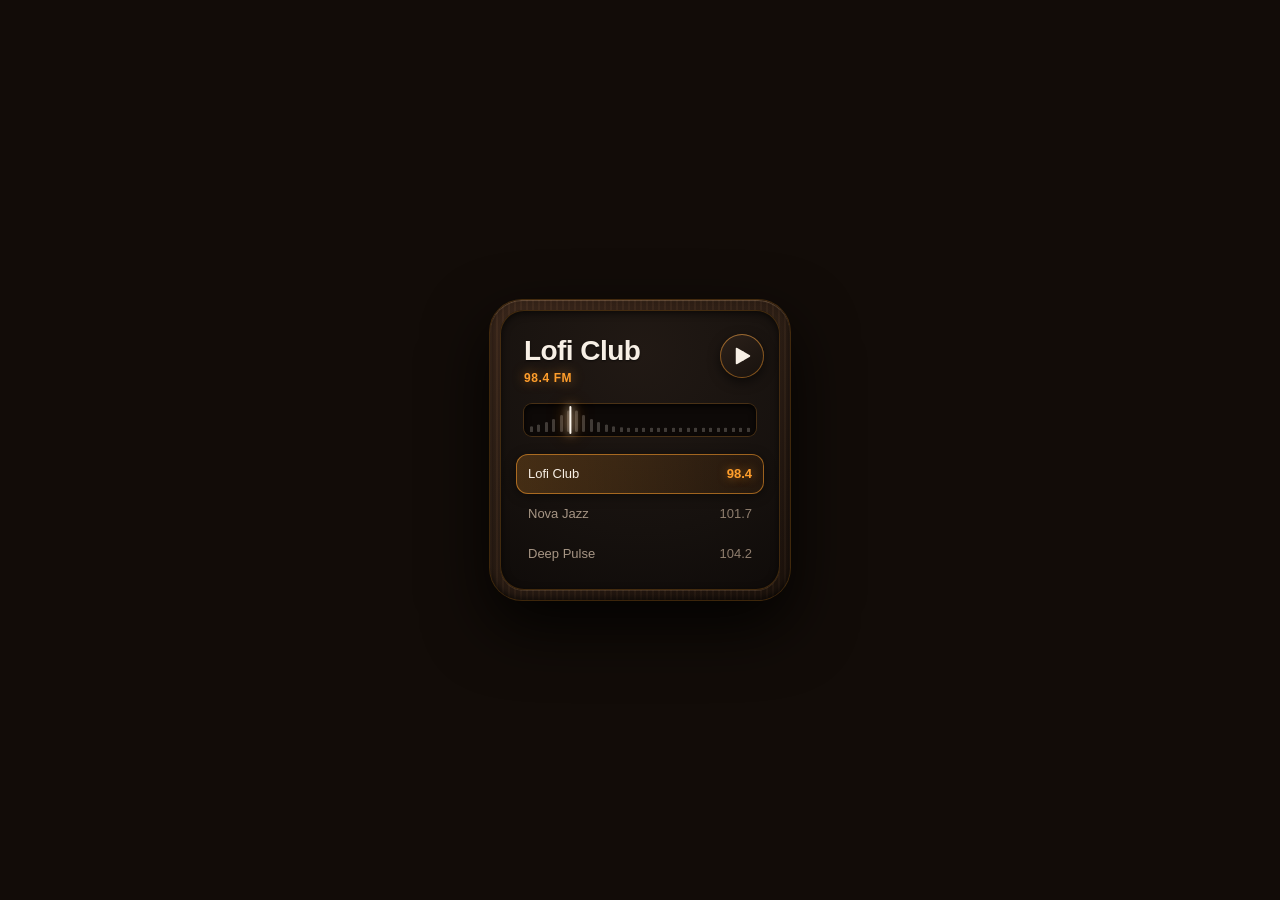
<file: downloads/fm-tactile-radio-pack-v1/06-noyer-ambre-chaud.html>
<!DOCTYPE html>
<html lang="fr">
<head>
  <meta charset="UTF-8">
  <meta name="viewport" content="width=device-width, initial-scale=1.0">
  <title>Widget Radio FM — 06 · Noyer & Ambre Chaud</title>
  <style>
    /* Styles de centrage pour l'aperçu autonome (à retirer lors de l'intégration sur votre site) */
    html, body {
      height: 100%;
      margin: 0;
      display: grid;
      place-items: center;
      background: #120c08;
    }

    /* ========================================================================
       STYLES DU WIDGET RADIO (CORE + 06 · NOYER & AMBRE CHAUD)
    ========================================================================= */
@property --lvl { syntax: "<number>"; inherits: false; initial-value: 0.2; }

.radio-bg {
  --eq-dur: 800ms;
  --eq-low: 0.4;
  --eq-ease: ease-in-out;
  --tuner-dur: 700ms;
  --tuner-ease: cubic-bezier(0.34, 1.36, 0.64, 1);
  --pill-dur: 250ms;
  --pill-ease: cubic-bezier(0.22, 1, 0.36, 1);
  --text-swap-dur: 150ms;
  --text-swap-translate-y: 4px;
  --text-swap-blur: 2px;
  --text-swap-ease: ease-in-out;
  --ease-smooth-out: cubic-bezier(0.22, 1, 0.36, 1);
  --press-dur: 150ms;
  --press-scale: 0.99;
  --play-pause-dur: 200ms;
  --play-pause-ease: cubic-bezier(0.22, 1, 0.36, 1);

  font-family: -apple-system, BlinkMacSystemFont, "Segoe UI", Roboto, Helvetica, Arial, sans-serif;
  -webkit-font-smoothing: antialiased;
  width: 300px;
  height: 300px;
  padding: 10px;
  border-radius: 32px;
  display: grid;
  place-items: center;
}

:where(.radio-bg), :where(.radio-bg) *, :where(.radio-bg) *::before, :where(.radio-bg) *::after {
  box-sizing: border-box;
  margin: 0;
  padding: 0;
}

:where(.radio-bg) button {
  font: inherit;
  border: 0;
  background: none;
  color: inherit;
  cursor: pointer;
  text-align: left;
  -webkit-tap-highlight-color: transparent;
  touch-action: manipulation;
  -webkit-user-select: none;
  user-select: none;
  -webkit-touch-callout: none;
}

.radio-bg .radio {
  width: 280px;
  height: 280px;
  padding: 16px;
  border-radius: 24px;
  display: flex;
  flex-direction: column;
  justify-content: space-between;
}

.radio-bg .head {
  display: flex;
  align-items: flex-start;
  justify-content: space-between;
  gap: 12px;
  padding: 8px 0 0 8px;
}

.radio-bg .meta { flex: 1; min-width: 0; }

.radio-bg .name {
  font-size: 28px;
  line-height: 34px;
  font-weight: 600;
  letter-spacing: -0.02em;
  white-space: nowrap;
  overflow: hidden;
  text-overflow: ellipsis;
}

.radio-bg .freq {
  font-size: 12px;
  line-height: 16px;
  font-weight: 700;
  letter-spacing: 0.05em;
  font-variant-numeric: tabular-nums;
  margin-top: 2px;
}

.radio-bg .t-text-swap {
  display: inline-block;
  transform: translateY(0);
  filter: blur(0);
  opacity: 1;
  transition: transform var(--text-swap-dur) var(--text-swap-ease), filter var(--text-swap-dur) var(--text-swap-ease), opacity var(--text-swap-dur) var(--text-swap-ease);
}
.radio-bg .t-text-swap.is-soft { --text-swap-translate-y: 0px; }
.radio-bg .t-text-swap.is-exit { transform: translateY(calc(var(--text-swap-translate-y) * -1)); filter: blur(var(--text-swap-blur)); opacity: 0; }
.radio-bg .t-text-swap.is-enter-start { transform: translateY(var(--text-swap-translate-y)); filter: blur(var(--text-swap-blur)); opacity: 0; transition: none; }

.radio-bg .play {
  --press-scale: 0.94;
  flex: none;
  width: 44px;
  height: 44px;
  border-radius: 50%;
  display: grid;
  place-items: center;
  transition: transform var(--press-dur) var(--ease-smooth-out), box-shadow var(--press-dur) var(--ease-smooth-out), color var(--press-dur) var(--ease-smooth-out), background-color var(--press-dur) var(--ease-smooth-out);
}

.radio-bg .play.is-loading { animation: radio-buffer 900ms ease-in-out infinite alternate; }
@keyframes radio-buffer { from { opacity: 0.55; } to { opacity: 1; } }

.radio-bg .play .t-play-pause { width: 24px; height: 24px; }
.radio-bg .play:is(:active, .is-pressed) { transform: scale(var(--press-scale)); }

.radio-bg .list { position: relative; display: flex; flex-direction: column; gap: 0; }

.radio-bg .pill {
  position: absolute;
  left: 0;
  top: 0;
  width: 100%;
  height: 40px;
  border-radius: 12px;
  transform: translateY(0);
  transition: transform var(--pill-dur) var(--pill-ease);
}
.radio-bg .pill.no-anim { transition: none; }

.radio-bg .tuner {
  position: relative;
  height: 32px;
  margin: 0 8px;
  padding: 4px 6px;
  border-radius: 8px;
  display: flex;
  align-items: flex-end;
  justify-content: space-between;
}

.radio-bg .tuner .bar {
  --lvl: 0.2;
  flex: none;
  width: 3px;
  height: 100%;
  border-radius: 2px;
  transform-origin: bottom;
  transform: scaleY(var(--lvl));
  transition: --lvl var(--tuner-dur) var(--tuner-ease);
}

.radio-bg .tuner[data-playing="true"] .bar {
  animation: radio-eq var(--bar-dur, 800ms) var(--eq-ease) infinite alternate;
  animation-delay: var(--bar-delay, 0ms);
}

@keyframes radio-eq {
  from { transform: scaleY(calc(var(--lvl) * var(--eq-low))); }
  to { transform: scaleY(var(--lvl)); }
}

.radio-bg .tuner .needle {
  position: absolute;
  left: 0;
  top: 2px;
  bottom: 2px;
  width: 2px;
  margin-left: -1px;
  border-radius: 2px;
  transform: translateX(0);
  transition: transform var(--tuner-dur) var(--tuner-ease);
}
.radio-bg .tuner .needle.no-anim { transition: none; }

.radio-bg .row {
  --press-scale: 0.99;
  position: relative;
  height: 40px;
  padding: 0 12px;
  border-radius: 12px;
  display: flex;
  align-items: center;
  justify-content: space-between;
  font-size: 13px;
  font-weight: 500;
  line-height: 20px;
  transition: transform var(--press-dur) var(--ease-smooth-out), color var(--press-dur) var(--ease-smooth-out);
}
.radio-bg .row .f { font-variant-numeric: tabular-nums; transition: color var(--press-dur) var(--ease-smooth-out); }
.radio-bg .row:is(:active, .is-pressed) { transform: scale(var(--press-scale)); }

.radio-bg .t-play-pause { display: inline-grid; place-items: center; width: 24px; height: 24px; flex: none; }
.radio-bg .t-play-pause svg { display: block; width: 100%; height: 100%; overflow: visible; }
.radio-bg .t-play-pause path { fill: currentColor; stroke: currentColor; stroke-width: 1.5; stroke-linejoin: round; vector-effect: non-scaling-stroke; transition: d var(--play-pause-dur) var(--play-pause-ease), opacity var(--play-pause-dur) var(--play-pause-ease); }
.radio-bg .t-play-pause .t-pp-pl, .radio-bg .t-play-pause .t-pp-pr, .radio-bg .t-play-pause[data-state="pause"] .t-pp-l, .radio-bg .t-play-pause[data-state="pause"] .t-pp-r { opacity: 0; }
.radio-bg .t-play-pause[data-state="pause"] .t-pp-pl, .radio-bg .t-play-pause[data-state="pause"] .t-pp-pr { opacity: 1; }
@supports (d: path("M0 0")) {
  .radio-bg .t-play-pause .t-pp-pl, .radio-bg .t-play-pause .t-pp-pr { display: none; }
  .radio-bg .t-play-pause .t-pp-l { d: path("M6.5 4.5 13 8.25 13 15.75 6.5 19.5Z"); }
  .radio-bg .t-play-pause .t-pp-r { d: path("M13 8.25 19.5 12 19.5 12 13 15.75Z"); }
  .radio-bg .t-play-pause[data-state="pause"] .t-pp-l { opacity: 1; d: path("M6.5 5 10 5 10 19 6.5 19Z"); }
  .radio-bg .t-play-pause[data-state="pause"] .t-pp-r { opacity: 1; d: path("M14 5 17.5 5 17.5 19 14 19Z"); }
}

@media (prefers-reduced-motion: reduce) {
  .radio-bg .tuner .bar, .radio-bg .tuner .needle, .radio-bg .t-text-swap,
  .radio-bg .pill, .radio-bg .row, .radio-bg .play, .radio-bg .t-play-pause path {
    animation: none !important;
    transition: none !important;
  }
  .radio-bg .row:is(:active, .is-pressed), .radio-bg .play:is(:active, .is-pressed) { transform: none; }
}


/* THÈME 06 : NOYER & AMBRE CHAUD */
.theme-walnut-amber {
  background: repeating-linear-gradient(90deg, rgba(255, 190, 130, 0.03) 0px, rgba(255, 190, 130, 0.03) 2px, rgba(0, 0, 0, 0.08) 2px, rgba(0, 0, 0, 0.08) 6px), linear-gradient(145deg, #3c281c 0%, #2b1d14 55%, #1c120c 100%);
  box-shadow: inset 0 1px 1px rgba(255, 205, 155, 0.28), inset 0 -2px 6px rgba(0, 0, 0, 0.65), 0 0 0 1px rgba(255, 158, 44, 0.22), 0 26px 65px rgba(0, 0, 0, 0.85);
  color: #f7efe5;
}
.theme-walnut-amber .radio { background: radial-gradient(circle at 50% 15%, #211914 0%, #16110e 65%, #0f0b09 100%); box-shadow: inset 0 0 0 1px rgba(255, 158, 44, 0.22), inset 0 2px 8px rgba(0, 0, 0, 0.75), 0 1px 0 rgba(255, 205, 155, 0.14); }
.theme-walnut-amber .name { color: #f7efe5; text-shadow: 0 1px 2px rgba(0, 0, 0, 0.6); }
.theme-walnut-amber .freq { color: #ff9e2c; text-shadow: 0 0 12px rgba(255, 158, 44, 0.55); }
.theme-walnut-amber .play { color: #f7efe5; background: linear-gradient(145deg, #2c211a, #17110d); box-shadow: inset 0 0 0 1px rgba(255, 158, 44, 0.45), inset 0 1px 0 rgba(255, 225, 190, 0.16), 0 4px 12px rgba(0, 0, 0, 0.55); }
@media (hover: hover) and (pointer: fine) { .theme-walnut-amber .play:hover { color: #ff9e2c; box-shadow: inset 0 0 0 1px #ff9e2c, 0 0 16px rgba(255, 158, 44, 0.35); } }
.theme-walnut-amber .pill { background: linear-gradient(90deg, rgba(255, 158, 44, 0.2) 0%, rgba(255, 123, 0, 0.06) 100%); box-shadow: inset 0 0 0 1px rgba(255, 158, 44, 0.55), 0 2px 12px rgba(0, 0, 0, 0.45); }
.theme-walnut-amber .tuner { background: #0d0907; box-shadow: inset 0 2px 6px rgba(0, 0, 0, 0.85), 0 0 0 1px rgba(255, 158, 44, 0.2); }
.theme-walnut-amber .tuner .bar { background: rgba(247, 239, 229, 0.22); }
.theme-walnut-amber .tuner[data-playing="true"] .bar { background: linear-gradient(to top, #ff7b00, #ffd494); }
.theme-walnut-amber .tuner .needle { background: #fff9f0; box-shadow: 0 0 8px #fff9f0, 0 0 14px #ff9e2c, 0 0 20px rgba(255, 123, 0, 0.65); }
.theme-walnut-amber .row { color: #a69584; }
.theme-walnut-amber .row[aria-checked="true"] { color: #f7efe5; }
.theme-walnut-amber .row .f { color: #8f7e6e; }
.theme-walnut-amber .row[aria-checked="true"] .f { color: #ff9e2c; font-weight: 600; text-shadow: 0 0 10px rgba(255, 158, 44, 0.5); }
@media (hover: hover) and (pointer: fine) { .theme-walnut-amber .row:hover { color: #f7efe5; } }
.theme-walnut-amber button:focus-visible { outline: 2px solid #ff9e2c; outline-offset: 2px; }
  </style>
</head>
<body>

<!-- DÉBUT DU WIDGET RADIO (06 · Noyer & Ambre Chaud) -->
<div class="radio-bg theme-walnut-amber">
  <div class="radio" role="group" aria-label="Radio 06 · Noyer & Ambre Chaud">
    <div class="head">
      <div class="meta">
        <h2 class="name"><span class="t-text-swap is-soft" data-name>Lofi Club</span></h2>
        <p class="freq"><span class="t-text-swap is-soft" data-freq>98.4 FM</span></p>
      </div>
      <button type="button" class="play" data-play aria-label="Lecture">
        <span class="t-play-pause" data-state="play" aria-hidden="true">
          <svg viewBox="0 0 24 24">
            <path class="t-pp-l" d="M6.5 4.5 13 8.25 13 15.75 6.5 19.5Z"/>
            <path class="t-pp-r" d="M13 8.25 19.5 12 19.5 12 13 15.75Z"/>
            <path class="t-pp-pl" d="M6.5 5 10 5 10 19 6.5 19Z"/>
            <path class="t-pp-pr" d="M14 5 17.5 5 17.5 19 14 19Z"/>
          </svg>
        </span>
      </button>
    </div>

    <div class="tuner" data-tuner aria-hidden="true">
      <span class="needle" data-needle></span>
    </div>

    <div class="list" role="radiogroup" aria-label="Stations">
      <span class="pill" data-pill aria-hidden="true"></span>
      <button type="button" class="row" role="radio" aria-checked="true" data-name="Lofi Club" data-freq="98.4 FM" data-stream="https://ice1.somafm.com/groovesalad-128-mp3">
        <span>Lofi Club</span><span class="f">98.4</span>
      </button>
      <button type="button" class="row" role="radio" aria-checked="false" data-name="Nova Jazz" data-freq="101.7 FM" data-stream="https://ice1.somafm.com/sonicuniverse-128-mp3">
        <span>Nova Jazz</span><span class="f">101.7</span>
      </button>
      <button type="button" class="row" role="radio" aria-checked="false" data-name="Deep Pulse" data-freq="104.2 FM" data-stream="https://ice1.somafm.com/deepspaceone-128-mp3">
        <span>Deep Pulse</span><span class="f">104.2</span>
      </button>
    </div>

    <audio preload="none" data-audio></audio>
  </div>
</div>
<!-- FIN DU WIDGET RADIO -->

  <script>
(function () {
  if (window.__radioWidgetInit) return;
  window.__radioWidgetInit = true;

  var widgets = Array.prototype.slice.call(document.querySelectorAll('.radio'));
  var instances = [];

  widgets.forEach(function (root) {
    var rows = Array.prototype.slice.call(root.querySelectorAll('.row'));
    var pill = root.querySelector('[data-pill]');
    var play = root.querySelector('[data-play]');
    var icon = root.querySelector('.t-play-pause');
    var nameEl = root.querySelector('[data-name]');
    var freqEl = root.querySelector('[data-freq]');
    var tuner = root.querySelector('[data-tuner]');
    var needle = root.querySelector('[data-needle]');
    var audio = root.querySelector('[data-audio]');
    var swapMs = parseFloat(getComputedStyle(root).getPropertyValue('--text-swap-dur')) || 150;

    var current = 0, playing = false;
    var bars = [], N = 30;

    for (var b = 0; b < N; b++) {
      var s = document.createElement('span');
      s.className = 'bar';
      s.style.setProperty('--bar-dur', (500 + (b * 53) % 400) + 'ms');
      s.style.setProperty('--bar-delay', (-((b * 137) % 800)) + 'ms');
      tuner.insertBefore(s, needle);
      bars.push(s);
    }

    function tune(i, instant) {
      var f = parseFloat(rows[i].dataset.freq);
      var p = Math.max(0, Math.min(1, (f - 96) / 12));
      bars.forEach(function (bar, k) {
        var prox = Math.max(0, 1 - Math.abs((k + 0.5) / N - p) / 0.25);
        bar.style.setProperty('--lvl', (0.18 + 0.82 * prox * prox).toFixed(3));
      });
      if (instant) needle.classList.add('no-anim');
      needle.style.transform = 'translateX(' + (p * tuner.offsetWidth) + 'px)';
      if (instant) { void needle.offsetHeight; needle.classList.remove('no-anim'); }
    }

    function place(i, instant) {
      if (instant) pill.classList.add('no-anim');
      pill.style.transform = 'translateY(' + (rows[i].offsetTop) + 'px)';
      if (instant) { void pill.offsetHeight; pill.classList.remove('no-anim'); }
    }

    function swap(el, next) {
      if (el.textContent === next) return;
      el.classList.add('is-exit');
      setTimeout(function () {
        el.textContent = next;
        el.classList.remove('is-exit');
        el.classList.add('is-enter-start');
        void el.offsetHeight;
        el.classList.remove('is-enter-start');
      }, swapMs);
    }

    function syncUI(v) {
      playing = v;
      tuner.setAttribute('data-playing', v ? 'true' : 'false');
      icon.setAttribute('data-state', v ? 'pause' : 'play');
      play.setAttribute('aria-label', v ? 'Pause' : 'Lecture');
      if (!v) play.classList.remove('is-loading');
    }

    function loadAndPlay(index) {
      var url = rows[index].dataset.stream;
      if (!url) return;

      instances.forEach(function (inst) {
        if (inst !== api) inst.pause();
      });

      play.classList.add('is-loading');
      syncUI(true);

      if (audio.src !== url) {
        audio.src = url;
      }
      var promise = audio.play();
      if (promise !== undefined) {
        promise.then(function () {
          play.classList.remove('is-loading');
        }).catch(function () {
          syncUI(false);
        });
      }
    }

    function stopAudio() {
      syncUI(false);
      audio.pause();
      audio.removeAttribute('src');
      audio.load();
    }

    function setPlaying(v) {
      if (v) {
        loadAndPlay(current);
      } else {
        stopAudio();
      }
    }

    function select(i) {
      if (i === current) {
        if (!playing) setPlaying(true);
        return;
      }
      current = i;
      rows.forEach(function (r, k) {
        r.setAttribute('aria-checked', k === i ? 'true' : 'false');
        r.tabIndex = k === i ? 0 : -1;
      });
      place(i, false);
      tune(i, false);
      swap(nameEl, rows[i].dataset.name);
      swap(freqEl, rows[i].dataset.freq);
      loadAndPlay(i);
    }

    audio.addEventListener('playing', function () { play.classList.remove('is-loading'); });
    audio.addEventListener('waiting', function () { if (playing) play.classList.add('is-loading'); });
    audio.addEventListener('error', function () { syncUI(false); });

    rows.forEach(function (r, k) {
      r.tabIndex = k === 0 ? 0 : -1;
      r.addEventListener('click', function () { select(k); });
      r.addEventListener('keydown', function (e) {
        var d = e.key === 'ArrowDown' || e.key === 'ArrowRight' ? 1 : e.key === 'ArrowUp' || e.key === 'ArrowLeft' ? -1 : 0;
        if (!d) return;
        e.preventDefault();
        var n = (k + d + rows.length) % rows.length;
        select(n);
        rows[n].focus();
      });
    });

    play.addEventListener('click', function () { setPlaying(!playing); });
    place(0, true);
    tune(0, true);
    window.addEventListener('load', function () { place(current, true); tune(current, true); });
    window.addEventListener('resize', function () { place(current, true); tune(current, true); });

    var api = { pause: stopAudio };
    instances.push(api);
  });

  // Retour tactile mobile
  var min = 150;
  document.addEventListener('pointerdown', function (e) {
    if (e.pointerType === 'mouse') return;
    var el = e.target && e.target.closest && e.target.closest('.radio-bg button');
    if (!el || el.disabled) return;
    var t0 = performance.now();
    clearTimeout(el._tPress);
    el.classList.add('is-pressed');
    function up() {
      document.removeEventListener('pointerup', up, true);
      document.removeEventListener('pointercancel', up, true);
      el._tPress = setTimeout(function () { el.classList.remove('is-pressed'); }, Math.max(0, min - (performance.now() - t0)));
    }
    document.addEventListener('pointerup', up, true);
    document.addEventListener('pointercancel', up, true);
  }, { passive: true });
})();

  </script>
</body>
</html>
</file>
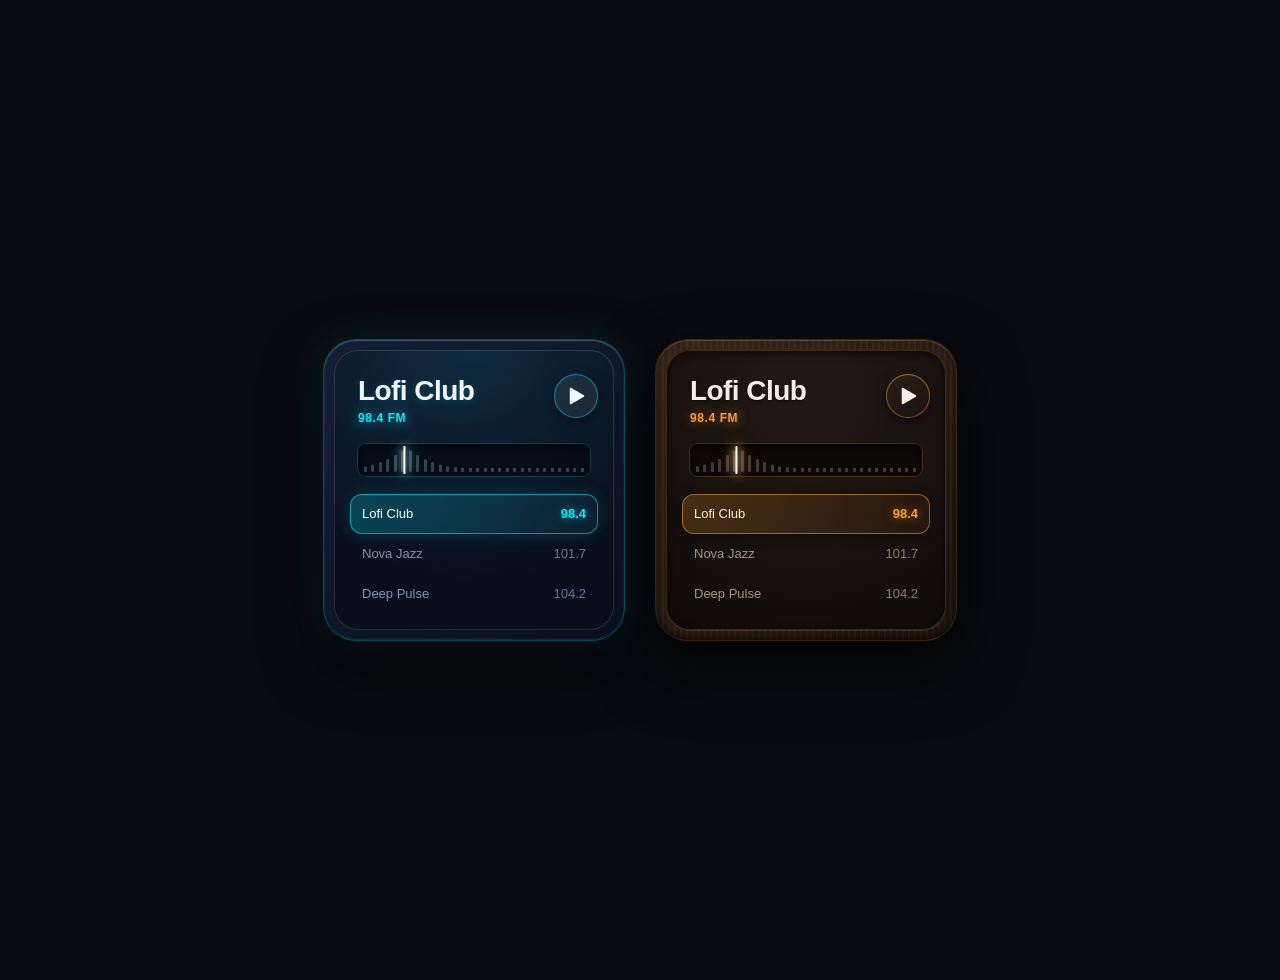
<file: downloads/fm-tactile-radio-pack-v1/modular/exemple-integration.html>
<!DOCTYPE html>
<html lang="fr">
<head>
  <meta charset="UTF-8">
  <meta name="viewport" content="width=device-width, initial-scale=1.0">
  <title>Exemple Modulaire — FM Tactile Radio UI</title>
  <link rel="stylesheet" href="radio-core.css">
  <link rel="stylesheet" href="themes.css">
  <style>
    body {
      margin: 0;
      min-height: 100vh;
      background: #090b10;
      display: flex;
      flex-wrap: wrap;
      align-items: center;
      justify-content: center;
      gap: 32px;
      padding: 40px 20px;
    }
  </style>
</head>
<body>

  <!-- Exemple d'utilisation modulaire avec deux thèmes sur la même page -->
<!-- DÉBUT DU WIDGET RADIO (01 · Néon Glass) -->
<div class="radio-bg theme-neon-glass">
  <div class="radio" role="group" aria-label="Radio 01 · Néon Glass">
    <div class="head">
      <div class="meta">
        <h2 class="name"><span class="t-text-swap is-soft" data-name>Lofi Club</span></h2>
        <p class="freq"><span class="t-text-swap is-soft" data-freq>98.4 FM</span></p>
      </div>
      <button type="button" class="play" data-play aria-label="Lecture">
        <span class="t-play-pause" data-state="play" aria-hidden="true">
          <svg viewBox="0 0 24 24">
            <path class="t-pp-l" d="M6.5 4.5 13 8.25 13 15.75 6.5 19.5Z"/>
            <path class="t-pp-r" d="M13 8.25 19.5 12 19.5 12 13 15.75Z"/>
            <path class="t-pp-pl" d="M6.5 5 10 5 10 19 6.5 19Z"/>
            <path class="t-pp-pr" d="M14 5 17.5 5 17.5 19 14 19Z"/>
          </svg>
        </span>
      </button>
    </div>

    <div class="tuner" data-tuner aria-hidden="true">
      <span class="needle" data-needle></span>
    </div>

    <div class="list" role="radiogroup" aria-label="Stations">
      <span class="pill" data-pill aria-hidden="true"></span>
      <button type="button" class="row" role="radio" aria-checked="true" data-name="Lofi Club" data-freq="98.4 FM" data-stream="https://ice1.somafm.com/groovesalad-128-mp3">
        <span>Lofi Club</span><span class="f">98.4</span>
      </button>
      <button type="button" class="row" role="radio" aria-checked="false" data-name="Nova Jazz" data-freq="101.7 FM" data-stream="https://ice1.somafm.com/sonicuniverse-128-mp3">
        <span>Nova Jazz</span><span class="f">101.7</span>
      </button>
      <button type="button" class="row" role="radio" aria-checked="false" data-name="Deep Pulse" data-freq="104.2 FM" data-stream="https://ice1.somafm.com/deepspaceone-128-mp3">
        <span>Deep Pulse</span><span class="f">104.2</span>
      </button>
    </div>

    <audio preload="none" data-audio></audio>
  </div>
</div>
<!-- FIN DU WIDGET RADIO -->

<!-- DÉBUT DU WIDGET RADIO (06 · Noyer & Ambre Chaud) -->
<div class="radio-bg theme-walnut-amber">
  <div class="radio" role="group" aria-label="Radio 06 · Noyer & Ambre Chaud">
    <div class="head">
      <div class="meta">
        <h2 class="name"><span class="t-text-swap is-soft" data-name>Lofi Club</span></h2>
        <p class="freq"><span class="t-text-swap is-soft" data-freq>98.4 FM</span></p>
      </div>
      <button type="button" class="play" data-play aria-label="Lecture">
        <span class="t-play-pause" data-state="play" aria-hidden="true">
          <svg viewBox="0 0 24 24">
            <path class="t-pp-l" d="M6.5 4.5 13 8.25 13 15.75 6.5 19.5Z"/>
            <path class="t-pp-r" d="M13 8.25 19.5 12 19.5 12 13 15.75Z"/>
            <path class="t-pp-pl" d="M6.5 5 10 5 10 19 6.5 19Z"/>
            <path class="t-pp-pr" d="M14 5 17.5 5 17.5 19 14 19Z"/>
          </svg>
        </span>
      </button>
    </div>

    <div class="tuner" data-tuner aria-hidden="true">
      <span class="needle" data-needle></span>
    </div>

    <div class="list" role="radiogroup" aria-label="Stations">
      <span class="pill" data-pill aria-hidden="true"></span>
      <button type="button" class="row" role="radio" aria-checked="true" data-name="Lofi Club" data-freq="98.4 FM" data-stream="https://ice1.somafm.com/groovesalad-128-mp3">
        <span>Lofi Club</span><span class="f">98.4</span>
      </button>
      <button type="button" class="row" role="radio" aria-checked="false" data-name="Nova Jazz" data-freq="101.7 FM" data-stream="https://ice1.somafm.com/sonicuniverse-128-mp3">
        <span>Nova Jazz</span><span class="f">101.7</span>
      </button>
      <button type="button" class="row" role="radio" aria-checked="false" data-name="Deep Pulse" data-freq="104.2 FM" data-stream="https://ice1.somafm.com/deepspaceone-128-mp3">
        <span>Deep Pulse</span><span class="f">104.2</span>
      </button>
    </div>

    <audio preload="none" data-audio></audio>
  </div>
</div>
<!-- FIN DU WIDGET RADIO -->

  <script src="radio.js"></script>
</body>
</html>
</file>
<file: downloads/fm-tactile-radio-pack-v1/modular/radio-core.css>
@property --lvl { syntax: "<number>"; inherits: false; initial-value: 0.2; }

.radio-bg {
  --eq-dur: 800ms;
  --eq-low: 0.4;
  --eq-ease: ease-in-out;
  --tuner-dur: 700ms;
  --tuner-ease: cubic-bezier(0.34, 1.36, 0.64, 1);
  --pill-dur: 250ms;
  --pill-ease: cubic-bezier(0.22, 1, 0.36, 1);
  --text-swap-dur: 150ms;
  --text-swap-translate-y: 4px;
  --text-swap-blur: 2px;
  --text-swap-ease: ease-in-out;
  --ease-smooth-out: cubic-bezier(0.22, 1, 0.36, 1);
  --press-dur: 150ms;
  --press-scale: 0.99;
  --play-pause-dur: 200ms;
  --play-pause-ease: cubic-bezier(0.22, 1, 0.36, 1);

  font-family: -apple-system, BlinkMacSystemFont, "Segoe UI", Roboto, Helvetica, Arial, sans-serif;
  -webkit-font-smoothing: antialiased;
  width: 300px;
  height: 300px;
  padding: 10px;
  border-radius: 32px;
  display: grid;
  place-items: center;
}

:where(.radio-bg), :where(.radio-bg) *, :where(.radio-bg) *::before, :where(.radio-bg) *::after {
  box-sizing: border-box;
  margin: 0;
  padding: 0;
}

:where(.radio-bg) button {
  font: inherit;
  border: 0;
  background: none;
  color: inherit;
  cursor: pointer;
  text-align: left;
  -webkit-tap-highlight-color: transparent;
  touch-action: manipulation;
  -webkit-user-select: none;
  user-select: none;
  -webkit-touch-callout: none;
}

.radio-bg .radio {
  width: 280px;
  height: 280px;
  padding: 16px;
  border-radius: 24px;
  display: flex;
  flex-direction: column;
  justify-content: space-between;
}

.radio-bg .head {
  display: flex;
  align-items: flex-start;
  justify-content: space-between;
  gap: 12px;
  padding: 8px 0 0 8px;
}

.radio-bg .meta { flex: 1; min-width: 0; }

.radio-bg .name {
  font-size: 28px;
  line-height: 34px;
  font-weight: 600;
  letter-spacing: -0.02em;
  white-space: nowrap;
  overflow: hidden;
  text-overflow: ellipsis;
}

.radio-bg .freq {
  font-size: 12px;
  line-height: 16px;
  font-weight: 700;
  letter-spacing: 0.05em;
  font-variant-numeric: tabular-nums;
  margin-top: 2px;
}

.radio-bg .t-text-swap {
  display: inline-block;
  transform: translateY(0);
  filter: blur(0);
  opacity: 1;
  transition: transform var(--text-swap-dur) var(--text-swap-ease), filter var(--text-swap-dur) var(--text-swap-ease), opacity var(--text-swap-dur) var(--text-swap-ease);
}
.radio-bg .t-text-swap.is-soft { --text-swap-translate-y: 0px; }
.radio-bg .t-text-swap.is-exit { transform: translateY(calc(var(--text-swap-translate-y) * -1)); filter: blur(var(--text-swap-blur)); opacity: 0; }
.radio-bg .t-text-swap.is-enter-start { transform: translateY(var(--text-swap-translate-y)); filter: blur(var(--text-swap-blur)); opacity: 0; transition: none; }

.radio-bg .play {
  --press-scale: 0.94;
  flex: none;
  width: 44px;
  height: 44px;
  border-radius: 50%;
  display: grid;
  place-items: center;
  transition: transform var(--press-dur) var(--ease-smooth-out), box-shadow var(--press-dur) var(--ease-smooth-out), color var(--press-dur) var(--ease-smooth-out), background-color var(--press-dur) var(--ease-smooth-out);
}

.radio-bg .play.is-loading { animation: radio-buffer 900ms ease-in-out infinite alternate; }
@keyframes radio-buffer { from { opacity: 0.55; } to { opacity: 1; } }

.radio-bg .play .t-play-pause { width: 24px; height: 24px; }
.radio-bg .play:is(:active, .is-pressed) { transform: scale(var(--press-scale)); }

.radio-bg .list { position: relative; display: flex; flex-direction: column; gap: 0; }

.radio-bg .pill {
  position: absolute;
  left: 0;
  top: 0;
  width: 100%;
  height: 40px;
  border-radius: 12px;
  transform: translateY(0);
  transition: transform var(--pill-dur) var(--pill-ease);
}
.radio-bg .pill.no-anim { transition: none; }

.radio-bg .tuner {
  position: relative;
  height: 32px;
  margin: 0 8px;
  padding: 4px 6px;
  border-radius: 8px;
  display: flex;
  align-items: flex-end;
  justify-content: space-between;
}

.radio-bg .tuner .bar {
  --lvl: 0.2;
  flex: none;
  width: 3px;
  height: 100%;
  border-radius: 2px;
  transform-origin: bottom;
  transform: scaleY(var(--lvl));
  transition: --lvl var(--tuner-dur) var(--tuner-ease);
}

.radio-bg .tuner[data-playing="true"] .bar {
  animation: radio-eq var(--bar-dur, 800ms) var(--eq-ease) infinite alternate;
  animation-delay: var(--bar-delay, 0ms);
}

@keyframes radio-eq {
  from { transform: scaleY(calc(var(--lvl) * var(--eq-low))); }
  to { transform: scaleY(var(--lvl)); }
}

.radio-bg .tuner .needle {
  position: absolute;
  left: 0;
  top: 2px;
  bottom: 2px;
  width: 2px;
  margin-left: -1px;
  border-radius: 2px;
  transform: translateX(0);
  transition: transform var(--tuner-dur) var(--tuner-ease);
}
.radio-bg .tuner .needle.no-anim { transition: none; }

.radio-bg .row {
  --press-scale: 0.99;
  position: relative;
  height: 40px;
  padding: 0 12px;
  border-radius: 12px;
  display: flex;
  align-items: center;
  justify-content: space-between;
  font-size: 13px;
  font-weight: 500;
  line-height: 20px;
  transition: transform var(--press-dur) var(--ease-smooth-out), color var(--press-dur) var(--ease-smooth-out);
}
.radio-bg .row .f { font-variant-numeric: tabular-nums; transition: color var(--press-dur) var(--ease-smooth-out); }
.radio-bg .row:is(:active, .is-pressed) { transform: scale(var(--press-scale)); }

.radio-bg .t-play-pause { display: inline-grid; place-items: center; width: 24px; height: 24px; flex: none; }
.radio-bg .t-play-pause svg { display: block; width: 100%; height: 100%; overflow: visible; }
.radio-bg .t-play-pause path { fill: currentColor; stroke: currentColor; stroke-width: 1.5; stroke-linejoin: round; vector-effect: non-scaling-stroke; transition: d var(--play-pause-dur) var(--play-pause-ease), opacity var(--play-pause-dur) var(--play-pause-ease); }
.radio-bg .t-play-pause .t-pp-pl, .radio-bg .t-play-pause .t-pp-pr, .radio-bg .t-play-pause[data-state="pause"] .t-pp-l, .radio-bg .t-play-pause[data-state="pause"] .t-pp-r { opacity: 0; }
.radio-bg .t-play-pause[data-state="pause"] .t-pp-pl, .radio-bg .t-play-pause[data-state="pause"] .t-pp-pr { opacity: 1; }
@supports (d: path("M0 0")) {
  .radio-bg .t-play-pause .t-pp-pl, .radio-bg .t-play-pause .t-pp-pr { display: none; }
  .radio-bg .t-play-pause .t-pp-l { d: path("M6.5 4.5 13 8.25 13 15.75 6.5 19.5Z"); }
  .radio-bg .t-play-pause .t-pp-r { d: path("M13 8.25 19.5 12 19.5 12 13 15.75Z"); }
  .radio-bg .t-play-pause[data-state="pause"] .t-pp-l { opacity: 1; d: path("M6.5 5 10 5 10 19 6.5 19Z"); }
  .radio-bg .t-play-pause[data-state="pause"] .t-pp-r { opacity: 1; d: path("M14 5 17.5 5 17.5 19 14 19Z"); }
}

@media (prefers-reduced-motion: reduce) {
  .radio-bg .tuner .bar, .radio-bg .tuner .needle, .radio-bg .t-text-swap,
  .radio-bg .pill, .radio-bg .row, .radio-bg .play, .radio-bg .t-play-pause path {
    animation: none !important;
    transition: none !important;
  }
  .radio-bg .row:is(:active, .is-pressed), .radio-bg .play:is(:active, .is-pressed) { transform: none; }
}
</file>
<file: downloads/fm-tactile-radio-pack-v1/modular/themes.css>
/* THÈME 01 : NÉON GLASS */
.theme-neon-glass {
  background: linear-gradient(145deg, rgba(22, 34, 62, 0.85) 0%, rgba(10, 16, 32, 0.92) 100%);
  backdrop-filter: blur(20px);
  -webkit-backdrop-filter: blur(20px);
  box-shadow: inset 0 1px 1px rgba(255, 255, 255, 0.25), inset 0 -1px 2px rgba(0, 240, 255, 0.15), 0 0 0 1px rgba(0, 240, 255, 0.28), 0 24px 60px rgba(0, 0, 0, 0.65), 0 0 40px rgba(0, 240, 255, 0.12);
  color: #f0f7ff;
}
.theme-neon-glass .radio { background: radial-gradient(circle at 50% 0%, rgba(0, 240, 255, 0.08) 0%, rgba(8, 13, 26, 0.75) 75%); box-shadow: inset 0 0 0 1px rgba(255, 255, 255, 0.12); }
.theme-neon-glass .name { color: #f0f7ff; text-shadow: 0 2px 10px rgba(0, 240, 255, 0.2); }
.theme-neon-glass .freq { color: #00f0ff; text-shadow: 0 0 14px rgba(0, 240, 255, 0.75); }
.theme-neon-glass .play { color: #f0f7ff; background: rgba(255, 255, 255, 0.07); box-shadow: inset 0 0 0 1px rgba(0, 240, 255, 0.45), 0 4px 15px rgba(0, 0, 0, 0.35); }
@media (hover: hover) and (pointer: fine) { .theme-neon-glass .play:hover { color: #00f0ff; box-shadow: inset 0 0 0 1px #00f0ff, 0 0 18px rgba(0, 240, 255, 0.45); } }
.theme-neon-glass .pill { background: linear-gradient(90deg, rgba(0, 240, 255, 0.22) 0%, rgba(56, 189, 248, 0.08) 100%); box-shadow: inset 0 0 0 1px rgba(0, 240, 255, 0.55), 0 0 16px rgba(0, 240, 255, 0.15); }
.theme-neon-glass .tuner { background: rgba(4, 8, 18, 0.75); box-shadow: inset 0 2px 6px rgba(0, 0, 0, 0.7), 0 0 0 1px rgba(0, 240, 255, 0.18); }
.theme-neon-glass .tuner .bar { background: rgba(240, 247, 255, 0.22); }
.theme-neon-glass .tuner[data-playing="true"] .bar { background: linear-gradient(to top, #0284c7, #00f0ff); }
.theme-neon-glass .tuner .needle { background: #ffffff; box-shadow: 0 0 8px #ffffff, 0 0 16px #00f0ff; }
.theme-neon-glass .row { color: #7e95b8; }
.theme-neon-glass .row[aria-checked="true"] { color: #ffffff; }
.theme-neon-glass .row .f { color: #647b9c; }
.theme-neon-glass .row[aria-checked="true"] .f { color: #00f0ff; font-weight: 600; text-shadow: 0 0 10px rgba(0, 240, 255, 0.6); }
@media (hover: hover) and (pointer: fine) { .theme-neon-glass .row:hover { color: #f0f7ff; } }
.theme-neon-glass button:focus-visible { outline: 2px solid #00f0ff; outline-offset: 2px; }

/* THÈME 02 : MODE NUIT OLED */
.theme-oled-dark {
  background: #050505;
  box-shadow: inset 0 1px 0 rgba(255, 255, 255, 0.12), 0 0 0 1px rgba(255, 255, 255, 0.12), 0 24px 60px rgba(0, 0, 0, 0.9);
  color: #ffffff;
}
.theme-oled-dark .radio { background: #000000; box-shadow: inset 0 0 0 1px rgba(255, 255, 255, 0.08); }
.theme-oled-dark .name { color: #ffffff; }
.theme-oled-dark .freq { color: #10b981; text-shadow: 0 0 12px rgba(16, 185, 129, 0.5); }
.theme-oled-dark .play { color: #ffffff; background: #111111; box-shadow: inset 0 0 0 1px rgba(255, 255, 255, 0.18); }
@media (hover: hover) and (pointer: fine) { .theme-oled-dark .play:hover { color: #10b981; box-shadow: inset 0 0 0 1px #10b981, 0 0 14px rgba(16, 185, 129, 0.3); } }
.theme-oled-dark .pill { background: rgba(16, 185, 129, 0.14); box-shadow: inset 0 0 0 1px rgba(16, 185, 129, 0.45); }
.theme-oled-dark .tuner { background: #080808; box-shadow: inset 0 0 0 1px rgba(255, 255, 255, 0.08); }
.theme-oled-dark .tuner .bar { background: rgba(255, 255, 255, 0.18); }
.theme-oled-dark .tuner[data-playing="true"] .bar { background: linear-gradient(to top, #059669, #34d399); }
.theme-oled-dark .tuner .needle { background: #ffffff; box-shadow: 0 0 8px #ffffff, 0 0 12px #10b981; }
.theme-oled-dark .row { color: #737373; }
.theme-oled-dark .row[aria-checked="true"] { color: #ffffff; }
.theme-oled-dark .row .f { color: #525252; }
.theme-oled-dark .row[aria-checked="true"] .f { color: #10b981; font-weight: 600; }
@media (hover: hover) and (pointer: fine) { .theme-oled-dark .row:hover { color: #e5e5e5; } }
.theme-oled-dark button:focus-visible { outline: 2px solid #10b981; outline-offset: 2px; }

/* THÈME 03 : ALUMINIUM BROSSÉ */
.theme-brushed-alu {
  background: repeating-linear-gradient(90deg, rgba(255,255,255,0.04) 0px, rgba(255,255,255,0.04) 1px, rgba(0,0,0,0.03) 1px, rgba(0,0,0,0.03) 3px), linear-gradient(145deg, #e2e6ec 0%, #c5ccd6 50%, #aeb6c2 100%);
  box-shadow: inset 0 1px 1px rgba(255, 255, 255, 0.85), inset 0 -2px 5px rgba(0, 0, 0, 0.25), 0 0 0 1px rgba(0, 0, 0, 0.35), 0 24px 55px rgba(0, 0, 0, 0.5);
  color: #181a1f;
}
.theme-brushed-alu .radio { background: linear-gradient(180deg, #eef1f5 0%, #dfe3ea 100%); box-shadow: inset 0 1px 3px rgba(0, 0, 0, 0.14), 0 1px 0 rgba(255, 255, 255, 0.75); }
.theme-brushed-alu .name { color: #181a1f; }
.theme-brushed-alu .freq { color: #ea4315; }
.theme-brushed-alu .play { color: #181a1f; background: linear-gradient(145deg, #ffffff, #d5dbe3); box-shadow: inset 0 1px 0 rgba(255, 255, 255, 0.9), 0 2px 6px rgba(0, 0, 0, 0.16), 0 0 0 1px rgba(0, 0, 0, 0.12); }
@media (hover: hover) and (pointer: fine) { .theme-brushed-alu .play:hover { color: #ea4315; } }
.theme-brushed-alu .pill { background: #ffffff; box-shadow: 0 2px 6px rgba(0, 0, 0, 0.08), 0 0 0 1px rgba(0, 0, 0, 0.08); }
.theme-brushed-alu .tuner { background: #1d2026; box-shadow: inset 0 2px 5px rgba(0, 0, 0, 0.75), 0 1px 0 rgba(255, 255, 255, 0.8); }
.theme-brushed-alu .tuner .bar { background: rgba(255, 255, 255, 0.24); }
.theme-brushed-alu .tuner[data-playing="true"] .bar { background: linear-gradient(to top, #ea4315, #ff8a65); }
.theme-brushed-alu .tuner .needle { background: #ff5722; box-shadow: 0 0 8px rgba(255, 87, 34, 0.9); }
.theme-brushed-alu .row { color: #5c6370; }
.theme-brushed-alu .row[aria-checked="true"] { color: #181a1f; font-weight: 600; }
.theme-brushed-alu .row .f { color: #7a8291; }
.theme-brushed-alu .row[aria-checked="true"] .f { color: #ea4315; font-weight: 700; }
@media (hover: hover) and (pointer: fine) { .theme-brushed-alu .row:hover { color: #181a1f; } }
.theme-brushed-alu button:focus-visible { outline: 2px solid #ea4315; outline-offset: 2px; }

/* THÈME 04 : BLEU MARINE & LAITON */
.theme-navy-brass {
  background: radial-gradient(circle at 50% 0%, #14294a 0%, #071120 85%);
  box-shadow: inset 0 1px 0 0 rgba(212, 175, 55, 0.45), inset 0 -2px 6px rgba(0, 0, 0, 0.5), 0 0 0 1px rgba(212, 175, 55, 0.32), 0 20px 50px rgba(0, 0, 0, 0.65);
  color: #f4f1ea;
}
.theme-navy-brass .radio { background: linear-gradient(180deg, #0f203a 0%, #0a1628 100%); box-shadow: inset 0 0 0 1px rgba(212, 175, 55, 0.22), inset 0 1px 0 0 rgba(244, 241, 234, 0.12); }
.theme-navy-brass .name { color: #f4f1ea; }
.theme-navy-brass .freq { color: #d4af37; text-shadow: 0 0 12px rgba(212, 175, 55, 0.45); }
.theme-navy-brass .play { color: #f4f1ea; background: linear-gradient(145deg, #162c4e, #0b182c); box-shadow: inset 0 0 0 1px rgba(212, 175, 55, 0.48), inset 0 1px 0 rgba(244, 241, 234, 0.15), 0 4px 12px rgba(0, 0, 0, 0.45); }
@media (hover: hover) and (pointer: fine) { .theme-navy-brass .play:hover { color: #d4af37; box-shadow: inset 0 0 0 1px #d4af37, 0 0 16px rgba(212, 175, 55, 0.3); } }
.theme-navy-brass .pill { background: linear-gradient(90deg, rgba(212, 175, 55, 0.18) 0%, rgba(212, 175, 55, 0.06) 100%); box-shadow: inset 0 0 0 1px rgba(212, 175, 55, 0.55), 0 2px 10px rgba(0, 0, 0, 0.35); }
.theme-navy-brass .tuner { background: #060d18; box-shadow: inset 0 2px 6px rgba(0, 0, 0, 0.75), 0 0 0 1px rgba(212, 175, 55, 0.18); }
.theme-navy-brass .tuner .bar { background: rgba(244, 241, 234, 0.28); }
.theme-navy-brass .tuner[data-playing="true"] .bar { background: linear-gradient(to top, #d4af37, #fff7df); }
.theme-navy-brass .tuner .needle { background: #ffffff; box-shadow: 0 0 8px #ffffff, 0 0 14px #d4af37; }
.theme-navy-brass .row { color: #8899b2; }
.theme-navy-brass .row[aria-checked="true"] { color: #f4f1ea; }
.theme-navy-brass .row .f { color: #8899b2; }
.theme-navy-brass .row[aria-checked="true"] .f { color: #d4af37; font-weight: 600; text-shadow: 0 0 10px rgba(212, 175, 55, 0.45); }
@media (hover: hover) and (pointer: fine) { .theme-navy-brass .row:hover { color: #f4f1ea; } }
.theme-navy-brass button:focus-visible { outline: 2px solid #d4af37; outline-offset: 2px; }

/* THÈME 05 : PAPIER E-INK & ENCRE */
.theme-e-ink {
  background: #eae5d9;
  box-shadow: 0 0 0 1.5px #22201d, 0 18px 40px rgba(0, 0, 0, 0.45);
  color: #1c1b18;
}
.theme-e-ink .radio { background: #f5f2eb; box-shadow: inset 0 0 0 1px rgba(28, 27, 24, 0.18); }
.theme-e-ink .name { color: #1c1b18; }
.theme-e-ink .freq { color: #c83e2b; }
.theme-e-ink .play { color: #1c1b18; background: #eae5d9; box-shadow: inset 0 0 0 1.5px #1c1b18; }
@media (hover: hover) and (pointer: fine) { .theme-e-ink .play:hover { background: #1c1b18; color: #f5f2eb; } }
.theme-e-ink .pill { background: #ffffff; box-shadow: inset 0 0 0 1.5px #1c1b18; }
.theme-e-ink .tuner { background: #eae5d9; box-shadow: inset 0 0 0 1px rgba(28, 27, 24, 0.25); }
.theme-e-ink .tuner .bar { background: rgba(28, 27, 24, 0.22); }
.theme-e-ink .tuner[data-playing="true"] .bar { background: #1c1b18; }
.theme-e-ink .tuner .needle { background: #c83e2b; width: 2.5px; }
.theme-e-ink .row { color: #635f57; }
.theme-e-ink .row[aria-checked="true"] { color: #1c1b18; font-weight: 600; }
.theme-e-ink .row .f { color: #7d786e; }
.theme-e-ink .row[aria-checked="true"] .f { color: #c83e2b; font-weight: 700; }
@media (hover: hover) and (pointer: fine) { .theme-e-ink .row:hover { color: #1c1b18; } }
.theme-e-ink button:focus-visible { outline: 2px solid #c83e2b; outline-offset: 2px; }

/* THÈME 06 : NOYER & AMBRE CHAUD */
.theme-walnut-amber {
  background: repeating-linear-gradient(90deg, rgba(255, 190, 130, 0.03) 0px, rgba(255, 190, 130, 0.03) 2px, rgba(0, 0, 0, 0.08) 2px, rgba(0, 0, 0, 0.08) 6px), linear-gradient(145deg, #3c281c 0%, #2b1d14 55%, #1c120c 100%);
  box-shadow: inset 0 1px 1px rgba(255, 205, 155, 0.28), inset 0 -2px 6px rgba(0, 0, 0, 0.65), 0 0 0 1px rgba(255, 158, 44, 0.22), 0 26px 65px rgba(0, 0, 0, 0.85);
  color: #f7efe5;
}
.theme-walnut-amber .radio { background: radial-gradient(circle at 50% 15%, #211914 0%, #16110e 65%, #0f0b09 100%); box-shadow: inset 0 0 0 1px rgba(255, 158, 44, 0.22), inset 0 2px 8px rgba(0, 0, 0, 0.75), 0 1px 0 rgba(255, 205, 155, 0.14); }
.theme-walnut-amber .name { color: #f7efe5; text-shadow: 0 1px 2px rgba(0, 0, 0, 0.6); }
.theme-walnut-amber .freq { color: #ff9e2c; text-shadow: 0 0 12px rgba(255, 158, 44, 0.55); }
.theme-walnut-amber .play { color: #f7efe5; background: linear-gradient(145deg, #2c211a, #17110d); box-shadow: inset 0 0 0 1px rgba(255, 158, 44, 0.45), inset 0 1px 0 rgba(255, 225, 190, 0.16), 0 4px 12px rgba(0, 0, 0, 0.55); }
@media (hover: hover) and (pointer: fine) { .theme-walnut-amber .play:hover { color: #ff9e2c; box-shadow: inset 0 0 0 1px #ff9e2c, 0 0 16px rgba(255, 158, 44, 0.35); } }
.theme-walnut-amber .pill { background: linear-gradient(90deg, rgba(255, 158, 44, 0.2) 0%, rgba(255, 123, 0, 0.06) 100%); box-shadow: inset 0 0 0 1px rgba(255, 158, 44, 0.55), 0 2px 12px rgba(0, 0, 0, 0.45); }
.theme-walnut-amber .tuner { background: #0d0907; box-shadow: inset 0 2px 6px rgba(0, 0, 0, 0.85), 0 0 0 1px rgba(255, 158, 44, 0.2); }
.theme-walnut-amber .tuner .bar { background: rgba(247, 239, 229, 0.22); }
.theme-walnut-amber .tuner[data-playing="true"] .bar { background: linear-gradient(to top, #ff7b00, #ffd494); }
.theme-walnut-amber .tuner .needle { background: #fff9f0; box-shadow: 0 0 8px #fff9f0, 0 0 14px #ff9e2c, 0 0 20px rgba(255, 123, 0, 0.65); }
.theme-walnut-amber .row { color: #a69584; }
.theme-walnut-amber .row[aria-checked="true"] { color: #f7efe5; }
.theme-walnut-amber .row .f { color: #8f7e6e; }
.theme-walnut-amber .row[aria-checked="true"] .f { color: #ff9e2c; font-weight: 600; text-shadow: 0 0 10px rgba(255, 158, 44, 0.5); }
@media (hover: hover) and (pointer: fine) { .theme-walnut-amber .row:hover { color: #f7efe5; } }
.theme-walnut-amber button:focus-visible { outline: 2px solid #ff9e2c; outline-offset: 2px; }
</file>
